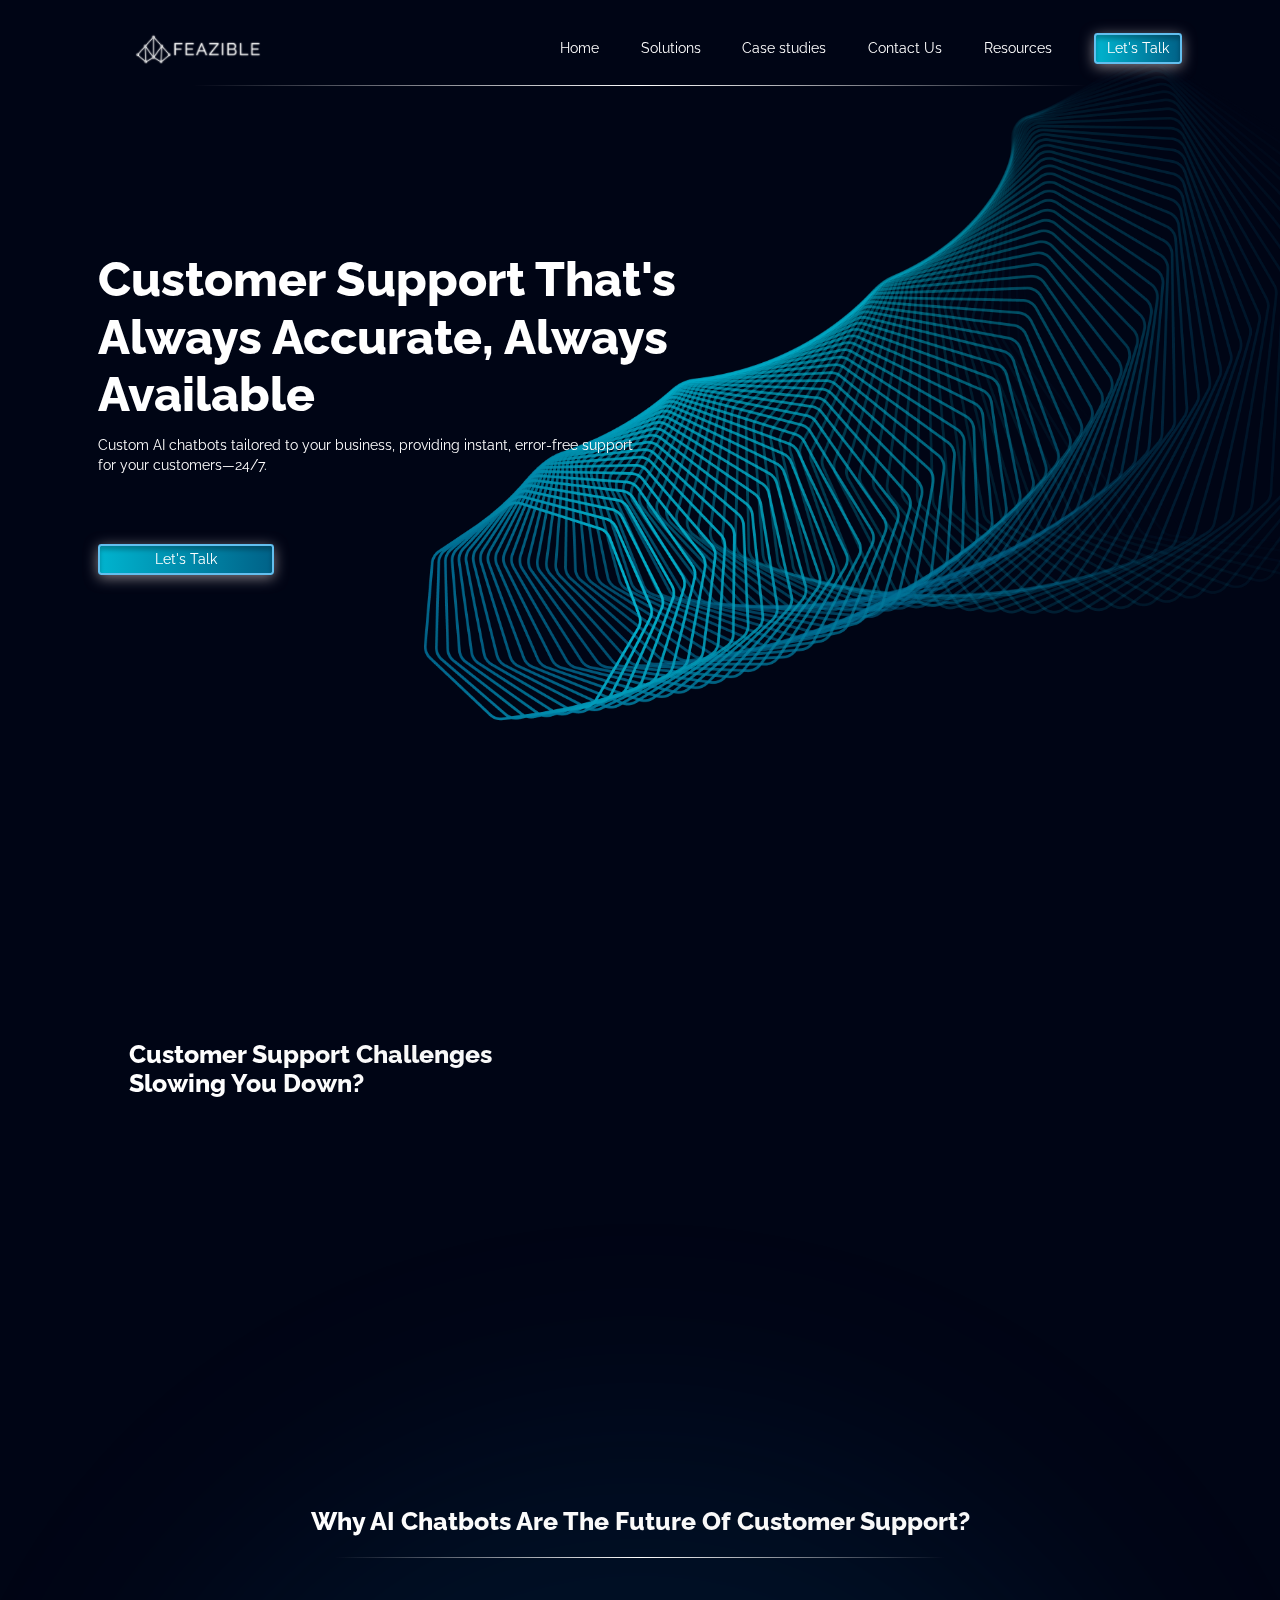
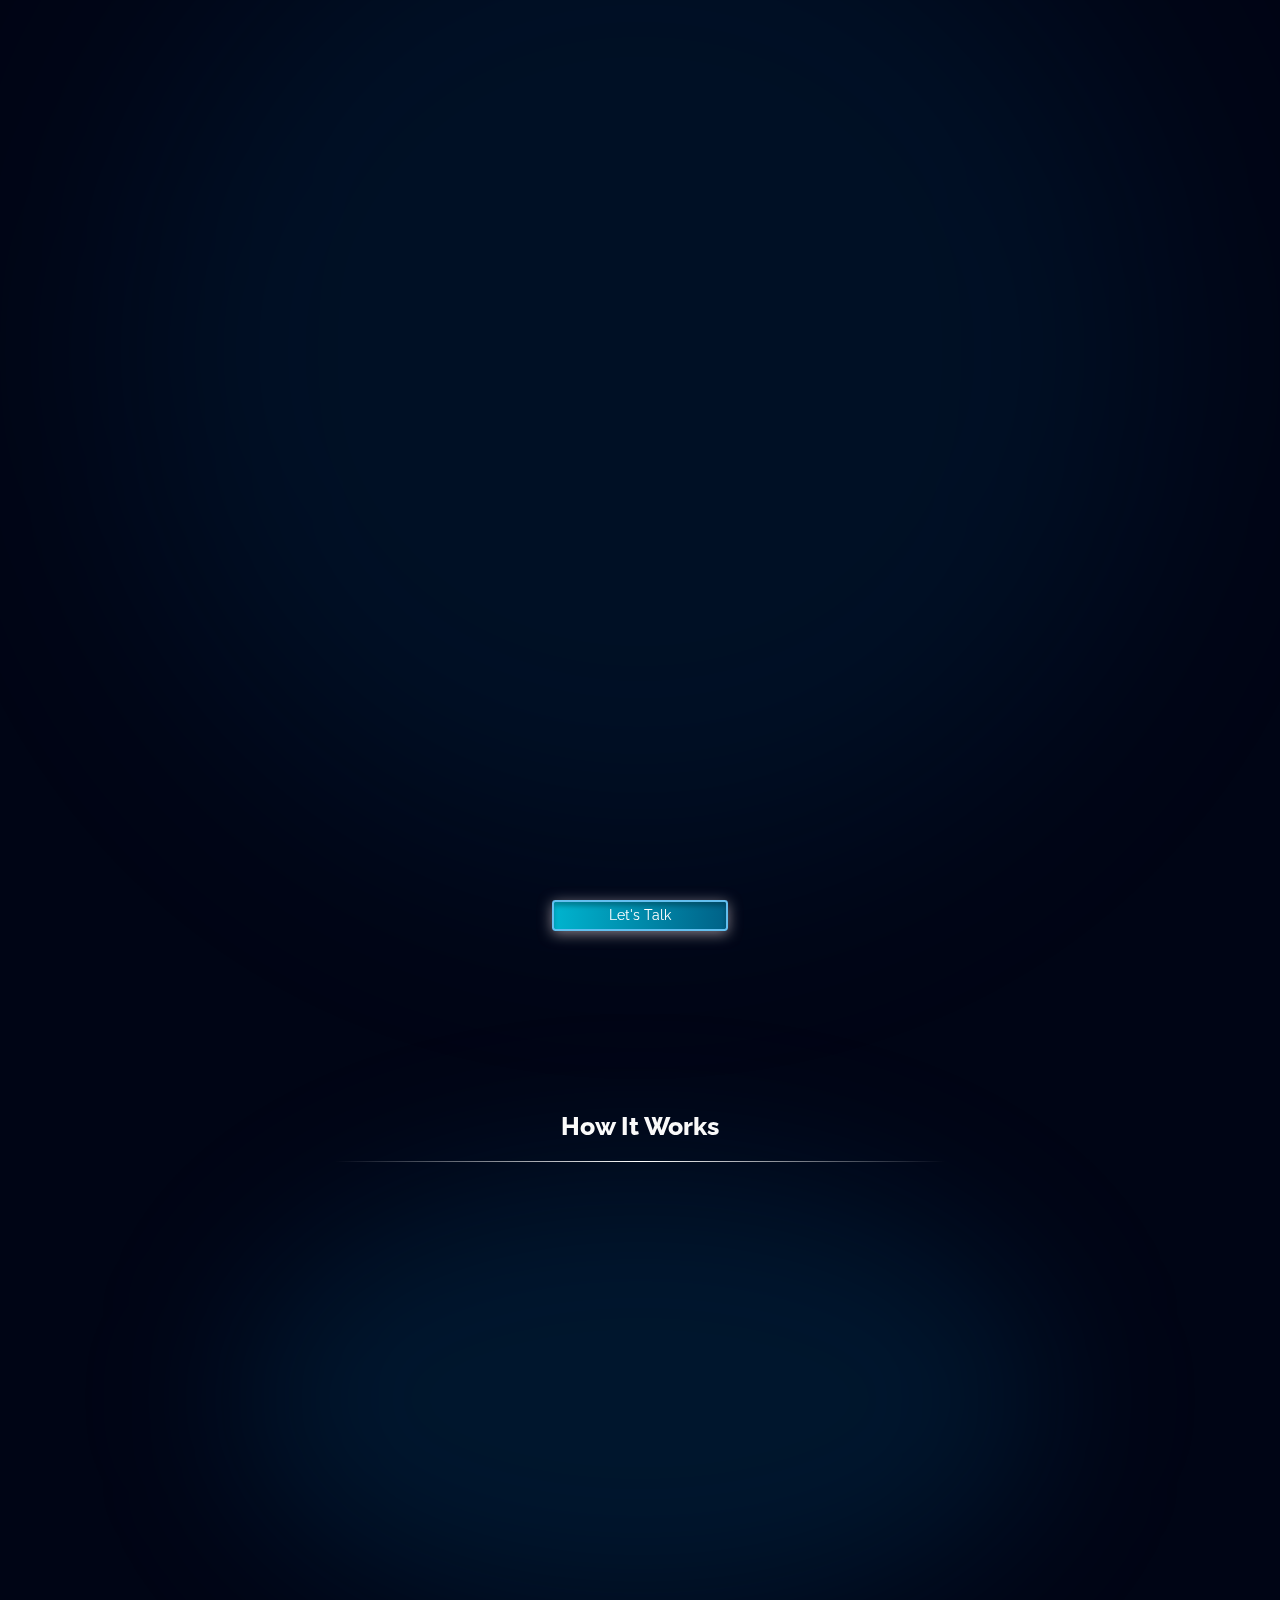
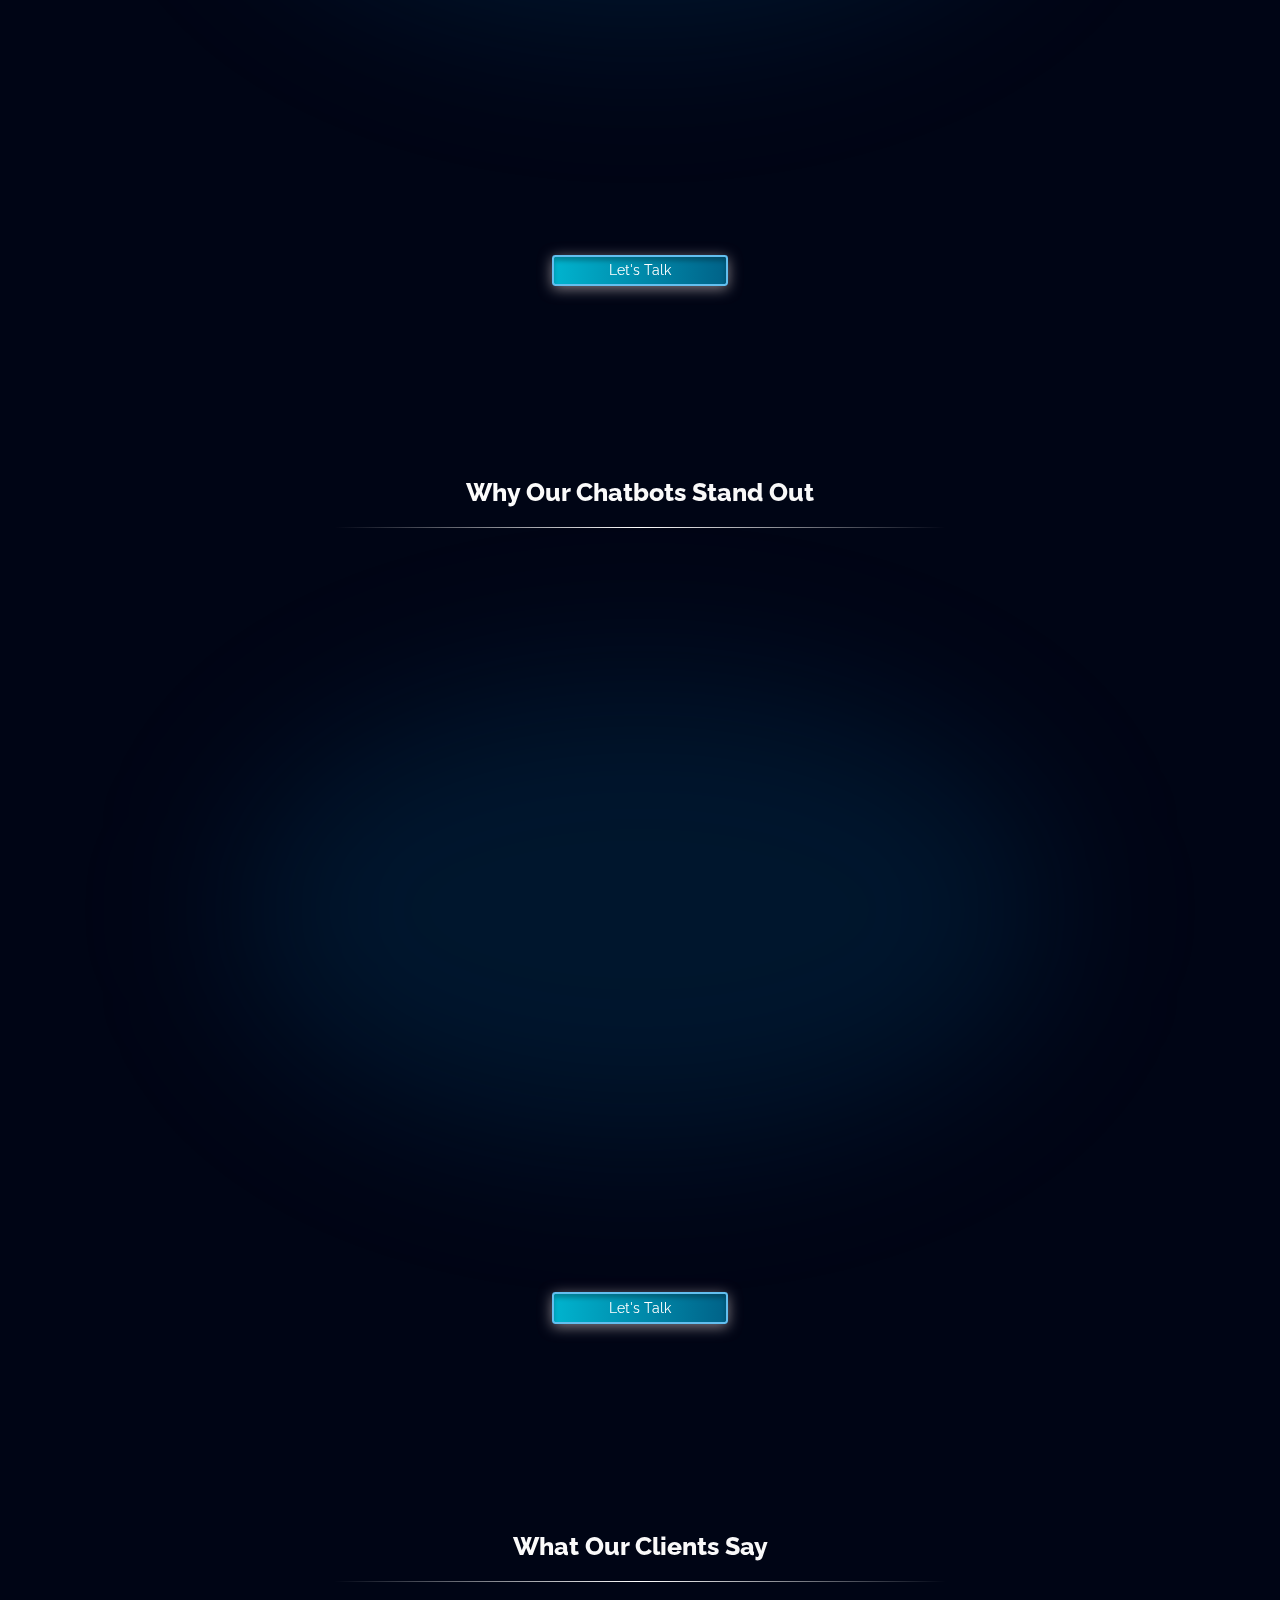
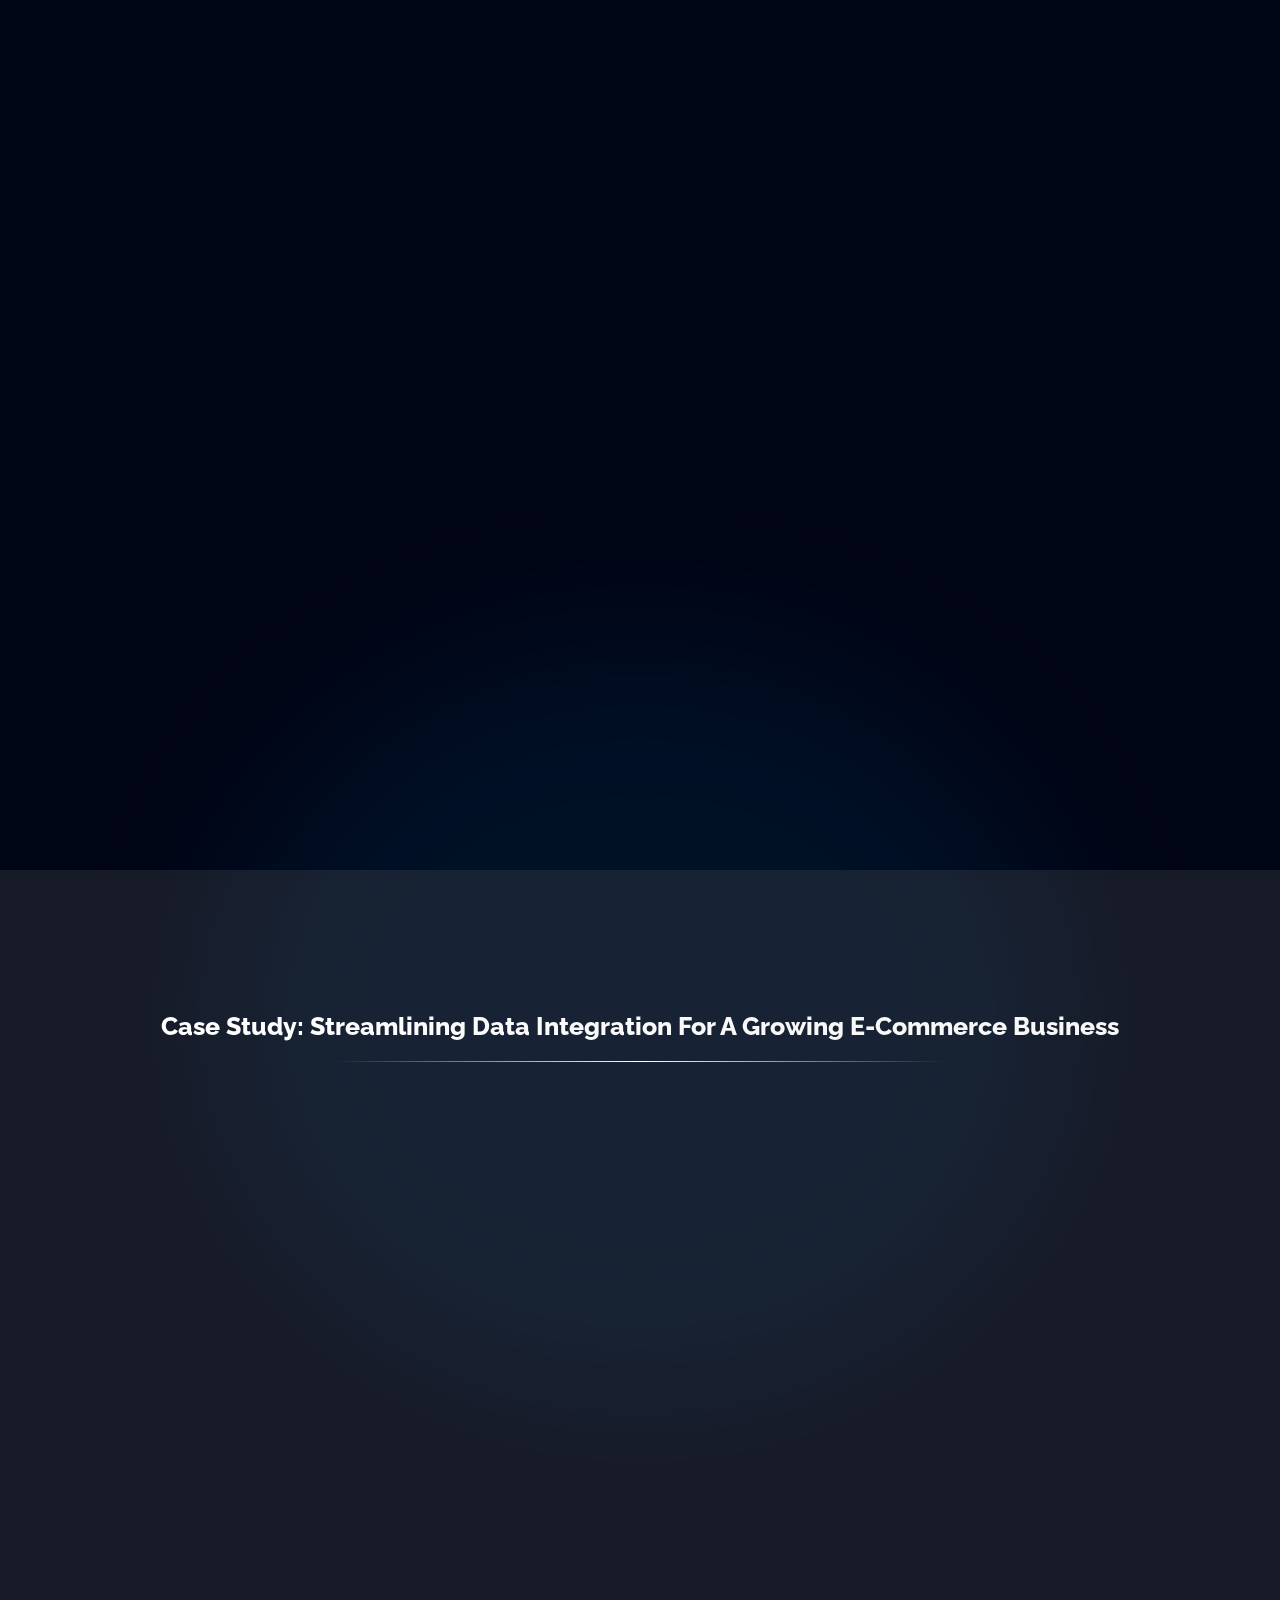
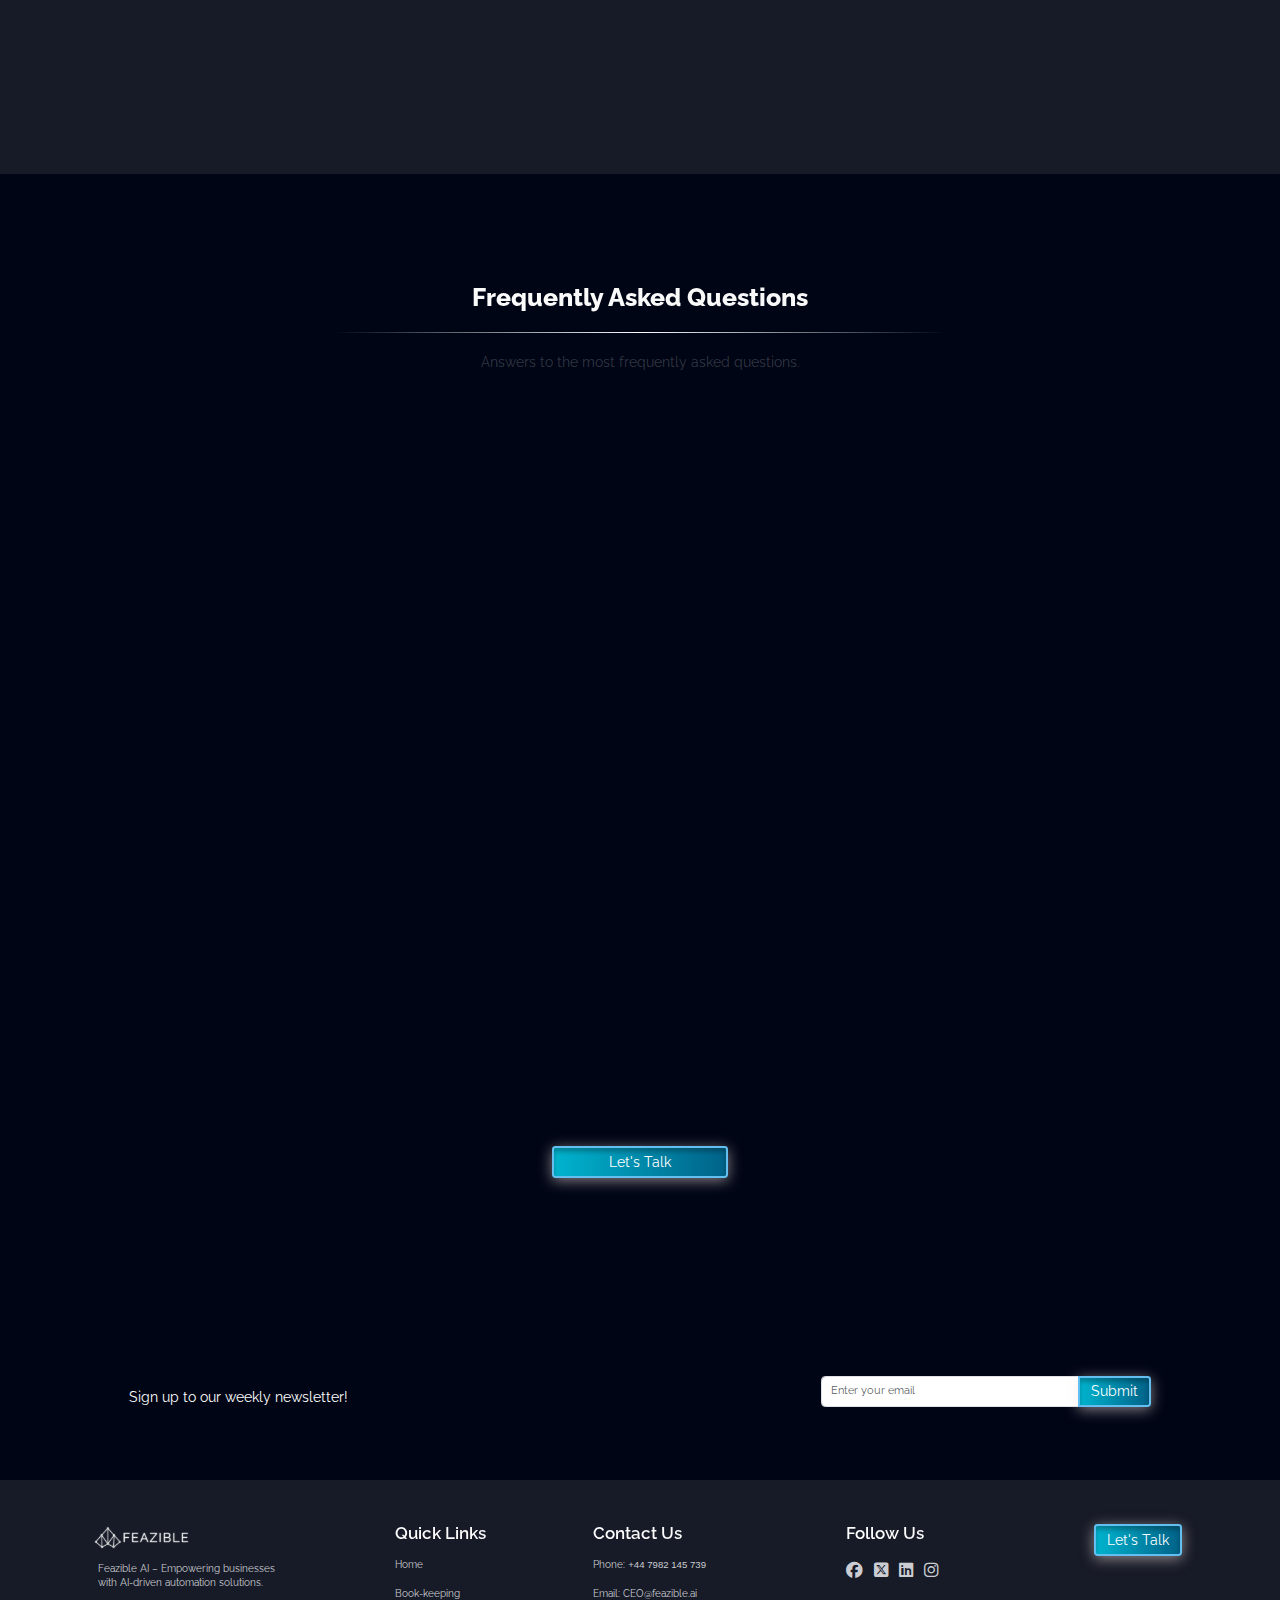
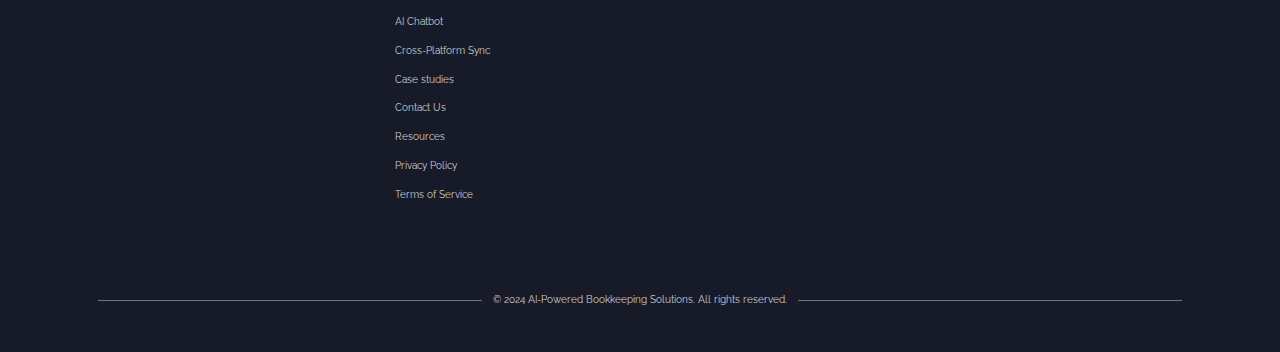
<file: chatbot.html>
<!DOCTYPE html>
<html lang="en">
<head>
    <meta charset="UTF-8">
    <meta name="viewport" content="width=device-width, initial-scale=1.0">
    <link rel="icon" href="favicon.ico" type="image/x-icon">
    <link rel="shortcut icon" href="favicon.ico" type="image/x-icon">
    <title>Feazible AI - Home</title>

    <!-- .......... stylesheets .......... -->
    <link rel="stylesheet" href="assets/css/bootstrap.min.css">
    <link rel="stylesheet" href="assets/css/owl.carousel.min.css">
    <link rel="stylesheet" href="assets/css/style.css">
    <link rel="stylesheet" href="assets/css/aos.css">
    <link rel="stylesheet" href="assets/css/fontawesome.min.css">
    <link href="https://fonts.googleapis.com/css2?family=Raleway:wght@100;300;400;500;700;900&display=swap" rel="stylesheet">
    <script>
        !function(f,b,e,v,n,t,s)
        {if(f.fbq)return;n=f.fbq=function(){n.callMethod?
        n.callMethod.apply(n,arguments):n.queue.push(arguments)};
        if(!f._fbq)f._fbq=n;n.push=n;n.loaded=!0;n.version='2.0';
        n.queue=[];t=b.createElement(e);t.async=!0;
        t.src=v;s=b.getElementsByTagName(e)[0];
        s.parentNode.insertBefore(t,s)}(window,document,'script',
        'https://connect.facebook.net/en_US/fbevents.js');
        fbq('init', '1139660351019695'); 
        fbq('track', 'PageView');
    </script>
    <noscript>
         <img height="1" width="1" 
        src="https://www.facebook.com/tr?id=1139660351019695&ev=PageView
        &noscript=1"/>
    </noscript>
</head>
<body style="font-family: 'Raleway', sans-serif;">

    <!-- __________________ start header area  __________________ -->
    <header class="header fixed-top">
        
        <div class="container container_lg">
            <nav class="navbar navbar-expand-xl d-flex justify-content-between py-0">
                <a class="navbar-brand py-0" href="index.html">
                    <img style="width: 200px; transform: scale(5);" class="header_logo" src="assets/img/logonew.png" alt="feazible ai">
                </a>
                <div class="header_backDrop"></div>
                <div class="header_navContent" id="header_navContent">
                    <ul class="navbar-nav">
                        <li class="nav-item">
                            <a class="nav-link" href="index.html">Home</a>
                        </li>
                        <li class="nav-item dropdown">
                            <a class="nav-link" href="#" id="solutionsDropdown" role="button" data-bs-toggle="dropdown" aria-expanded="false">
                                Solutions
                            </a>
                            <ul class="dropdown-menu" aria-labelledby="solutionsDropdown">
                                <li><a class="dropdown-item" href="book-keeping.html">Book-keeping</a></li>
                                <li><a class="dropdown-item active" href="chatbot.html">AI Chatbot</a></li>
                                <li><a class="dropdown-item" href="data-sync.html">Cross-Platform Sync</a></li>
                            </ul>
                        </li>
                        <li class="nav-item">
                            <a class="nav-link" href="case-studies.html">Case studies</a>
                        </li>
                        <li class="nav-item">
                            <a class="nav-link" href="contact-us.html">Contact Us</a>
                        </li>
                        <li class="nav-item">
                            <a class="nav-link" href="resources.html">Resources</a>
                        </li>
                        <li class="nav-item">
                            <a class="btn btn_primary lets-talk-button" href="https://calendly.com/feazibleai">Let's talk</a>
                        </li>
                    </ul>
                </div>
                <button class="navbar-toggler menu_toggleBtn" type="button">
                    <span></span>
                    <span></span>
                </button>
            </nav>
        </div>
    </header>
    <!-- __________________ end header area  __________________ -->

    <!-- __________________ start main area  __________________ -->
    <main class="main">

        <!-- ... start hero section ... -->
        <section class="hero_section2">
            <div class="container container_lg">
                <div class="row gy-4">
                    <div class="col-lg-7">
                        <div class="hero_content">
                            <h1 class="hero_title">Customer Support That's Always Accurate, Always Available</h1>
                            <p class="hero_desc" data-aos="fade-up">Custom AI chatbots tailored to your business, providing instant, error-free support <br class="sm_none"> for your customers—24/7.</p>
                            <div data-aos="fade-up" data-aos-delay="100">
                                <a class="btn btn_primary lets-talk-button" href="https://calendly.com/feazibleai">Let's talk</a>
                            </div>
                        </div>
                    </div>
                </div>
            </div>
        </section>
        <!-- ... end hero section ... -->

        <!-- ... start intro section ... -->
        <section class="intro_section">
            <div class="container">
                <div class="row gy-4 align-items-center justify-content-center justify-content-lg-between">
                    <div class="col-lg-6 order-2 order-lg-1">
                        <div class="intro_content">
                            <h2 class="section_title">Customer Support Challenges Slowing You Down?</h2>
                            <p class="section_desc" data-aos="fade-up">Customers expect instant, accurate responses—every time they reach out. But relying solely on human support can lead to delays, errors, and high staffing costs. Our custom AI chatbots are designed to learn your business inside and out, providing the same quality of support as your best team member, with zero mistakes and instant responses.</p>
                            <div data-aos="fade-up">
                                <a class="btn btn_primary lets-talk-button" href="https://calendly.com/feazibleai">Let's talk</a>
                            </div>
                        </div>
                    </div>
                    <div class="col-sm-8 col-md-7 col-lg-5 order-1 order-lg-2">
                        <div class="intro_imgBox2" data-aos="zoom-in">
                            <img class="img-fluid w-100" src="assets/img/chatbot/ai-chat.webp" alt="intro" loading="lazy">
                        </div>
                    </div>
                </div>
            </div>
        </section>
        <!-- ... end intro section ... -->

        <!-- ... start why ai chatbot. section ... -->
        <section class="wac_section">
            <div class="container">
                <div class="wac_content">
                    <h2 class="section_title title_underline">Why AI Chatbots Are the Future of Customer Support?</h2>
                    
                    <div class="wac_items">
                        <div class="wac_item">
                            <div class="wac_itemBox" data-aos="fade-left" data-aos-delay="100">
                                <div class="wac_itemIconBox">
                                    <div class="wac_itemIcon">
                                        <img src="assets/img/chatbot/icon-targeting.webp" alt="targeting">
                                    </div>
                                </div>
                                <div class="wac_itemContent">
                                    <div class="wac_itemNum">01</div>
                                    <h3 class="wac_itemTitle">Accuracy Without Human Error</h3>
                                    <p class="wac_itemDesc">Our AI chatbots learn to provide support just like a human would—but without the mistakes. By training the chatbot on your specific industry language, product details, and common questions, it delivers accurate answers every time, ensuring a consistent customer experience.</p>
                                </div>
                            </div>
                        </div>
                        <div class="wac_item">
                            <div class="wac_itemBox" data-aos="fade-right" data-aos-delay="200">
                                <div class="wac_itemIconBox">
                                    <div class="wac_itemIcon">
                                        <img src="assets/img/chatbot/icon-integration.webp" alt="integration">
                                    </div>
                                </div>
                                <div class="wac_itemContent">
                                    <div class="wac_itemNum">02</div>
                                    <h3 class="wac_itemTitle">Integration with Your Systems</h3>
                                    <p class="wac_itemDesc">Our chatbots integrate directly with your CRM, helpdesk, or any internal databases, allowing it to access real-time information. Whether it’s pulling up a customer's order history or accessing specific product details, the AI ensures your customers get precise answers instantly.</p>
                                </div>
                            </div>
                        </div>
                        <div class="wac_item">
                            <div class="wac_itemBox" data-aos="fade-left" data-aos-delay="300">
                                <div class="wac_itemIconBox">
                                    <div class="wac_itemIcon">
                                        <img src="assets/img/chatbot/icon-encryption.webp" alt="encryption">
                                    </div>
                                </div>
                                <div class="wac_itemContent">
                                    <div class="wac_itemNum">03</div>
                                    <h3 class="wac_itemTitle">Data Privacy and Security</h3>
                                    <p class="wac_itemDesc">We know privacy is critical. Our AI runs on secure servers, and all customer data is encrypted during storage and transmission. We also set up multi-step verification processes to ensure customers are who they claim to be, using techniques like one-time passwords (OTP), security questions, or biometric authentication, based on your preferences.</p>
                                </div>
                            </div>
                        </div>
                        <div class="wac_item">
                            <div class="wac_itemBox" data-aos="fade-right" data-aos-delay="400">
                                <div class="wac_itemIconBox">
                                    <div class="wac_itemIcon">
                                        <img src="assets/img/chatbot/icon-24-hours.webp" alt="24-hours">
                                    </div>
                                </div>
                                <div class="wac_itemContent">
                                    <div class="wac_itemNum">04</div>
                                    <h3 class="wac_itemTitle">24/7 Availability</h3>
                                    <p class="wac_itemDesc">While human agents need breaks, our AI chatbot is available around the clock. It can handle inquiries at any hour, ensuring your customers are never left waiting—no matter the time zone.</p>
                                </div>
                            </div>
                        </div>
                        <div class="wac_item">
                            <div class="wac_itemBox" data-aos="fade-left" data-aos-delay="500">
                                <div class="wac_itemIconBox">
                                    <div class="wac_itemIcon">
                                        <img src="assets/img/chatbot/icon-idea.webp" alt="idea">
                                    </div>
                                </div>
                                <div class="wac_itemContent">
                                    <div class="wac_itemNum">05</div>
                                    <h3 class="wac_itemTitle">Cost-Effective Solution</h3>
                                    <p class="wac_itemDesc">Hiring and training human support agents is expensive, and turnover can add to the costs. A custom AI chatbot requires only an initial setup, drastically reducing ongoing expenses. It’s like having an unlimited number of support agents, without the payroll.</p>
                                </div>
                            </div>
                        </div>
                        <div class="wac_item">
                            <div class="wac_itemBox" data-aos="fade-right" data-aos-delay="600">
                                <div class="wac_itemIconBox">
                                    <div class="wac_itemIcon">
                                        <img src="assets/img/chatbot/icon-response.webp" alt="response">
                                    </div>
                                </div>
                                <div class="wac_itemContent">
                                    <div class="wac_itemNum">06</div>
                                    <h3 class="wac_itemTitle">Lightning-Fast Response Times</h3>
                                    <p class="wac_itemDesc">Where human agents might take minutes to respond, our chatbots reply in seconds, even during high traffic times. This means more satisfied customers and less frustration from long wait times.</p>
                                </div>
                            </div>
                        </div>
                    </div>

                    <div class="text-center">
                        <a class="btn btn_primary lets-talk-button" href="https://calendly.com/feazibleai">Let's talk</a>
                    </div>
                </div>
            </div>
        </section>
        <!-- ... end why ai chatbot. section ... -->

        <!-- ... start how it works section ... -->
        <section class="hiw_section">
            <div class="container">
                <div class="hiw_content">
                    <h2 class="section_title title_underline">how it works</h2>
                    <div class="row hiw_list">
                        <div class="col-lg-4" data-aos="fade-up" data-aos-delay="200">
                            <div class="hiw_item">
                                <h3 class="hiw_title">Understand & Analyze</h3>
                                <p class="hiw_desc">
                                    We start by understanding your unique bookkeeping challenges and reviewing the applications you currently use. <br><br>
                                    From there, we map out the data flow between your systems, ensuring no detail is overlooked.
                                </p>
                                <div class="hiw_itemNum">
                                    <span>01</span>
                                </div>
                            </div>
                        </div>
                        <div class="col-lg-4" data-aos="fade-up" data-aos-delay="0">
                            <div class="hiw_item">
                                <h3 class="hiw_title">Build & Train</h3>
                                <p class="hiw_desc">
                                    We create custom code that integrates all your applications, using advanced techniques like Retrieval-Augmented Generation (RAG), vector embeddings, and API integration. <br><br>
                                    With these methods, we teach the AI to understand your specific needs, ensuring it formats and processes data exactly the way you want.<br><br>
                                    Your data remains secure throughout, hosted on encrypted servers to protect sensitive information.
                                </p>
                                <div class="hiw_itemNum">
                                    <span>02</span>
                                </div>
                            </div>
                        </div>
                        <div class="col-lg-4" data-aos="fade-up" data-aos-delay="200">
                            <div class="hiw_item">
                                <h3 class="hiw_title">Deploy & Integrate</h3>
                                <p class="hiw_desc">
                                    Once trained, we integrate the AI with your system, either directly into your existing software or through a user-friendly interface we provide. <br><br>
                                    Choose to let us manage the back end, or use your own site to access and upload files—it's completely up to you.
                                </p>
                                <div class="hiw_itemNum">
                                    <span>03</span>
                                </div>
                            </div>
                        </div>
                    </div>

                    <div class="text-center">
                        <a class="btn btn_primary lets-talk-button" href="https://calendly.com/feazibleai">Let's talk</a>
                    </div>
                </div>
            </div>
        </section>
        <!-- ... end how it works section ... -->

        <!-- ... start Why Our Chatbots Stand Out section ... -->
        <section class="woc_section">
            <div class="container">
                <div class="woc_content">
                    <h2 class="section_title title_underline">Why Our Chatbots Stand Out</h2>
                    
                    <div class="woc_items">
                        <div class="woc_item">
                            <div class="woc_itemBox" data-aos="fade-left" data-aos-delay="100">
                                <div class="woc_itemContent">
                                    <h3 class="woc_itemTitle">Human-Like Conversations</h3>
                                    <p class="woc_itemDesc">Our AI understands context, making conversations feel natural and engaging, rather than robotic</p>
                                </div>
                            </div>
                        </div>
                        <div class="woc_item">
                            <div class="woc_itemBox" data-aos="fade-right" data-aos-delay="200">
                                <div class="woc_itemContent">
                                    <h3 class="woc_itemTitle">Multi-Channel Support</h3>
                                    <p class="woc_itemDesc">Deploy your chatbot on your website, mobile app, social media, or messaging platforms, ensuring customers can reach you wherever they are.</p>
                                </div>
                            </div>
                        </div>
                        <div class="woc_item">
                            <div class="woc_itemBox" data-aos="fade-left" data-aos-delay="300">
                                <div class="woc_itemContent">
                                    <h3 class="woc_itemTitle">Advanced Security Protocols</h3>
                                    <p class="woc_itemDesc">From two-factor authentication to encrypted data storage, we ensure that every customer interaction is secure</p>
                                </div>
                            </div>
                        </div>
                        <div class="woc_item">
                            <div class="woc_itemBox" data-aos="fade-right" data-aos-delay="400">
                                <div class="woc_itemContent">
                                    <h3 class="woc_itemTitle">Real-Time Data Access</h3>
                                    <p class="woc_itemDesc">Pulls up-to-date customer information instantly from your internal systems, so responses are always accurate.</p>
                                </div>
                            </div>
                        </div>
                        <div class="woc_item">
                            <div class="woc_itemBox" data-aos="fade-left" data-aos-delay="500">
                                <div class="woc_itemContent">
                                    <h3 class="woc_itemTitle">Continuous Learning</h3>
                                    <p class="woc_itemDesc">The chatbot evolves over time, learning from interactions to improve its responses and provide even better support.</p>
                                </div>
                            </div>
                        </div>
                        <div class="woc_item">
                            <div class="woc_itemBox" data-aos="fade-right" data-aos-delay="600">
                                <div class="woc_itemContent">
                                    <h3 class="woc_itemTitle">Scalable Solutions</h3>
                                    <p class="woc_itemDesc">Whether you need support for a small team or a large enterprise, our AI adapts to your needs and scales effortlessly as your business grows.</p>
                                </div>
                            </div>
                        </div>
                    </div>

                    <div class="text-center">
                        <a class="btn btn_primary lets-talk-button" href="https://calendly.com/feazibleai">Let's talk</a>
                    </div>
                </div>
            </div>
        </section>
        <!-- ... end Why Our Chatbots Stand Out section ... -->

        <!-- ... start What Our Clients Say section ... -->
        <section class="feedback_section">
            <div class="container">
                <div class="feedback_content">
                    <h2 class="section_title title_underline">What Our Clients Say</h2>
                    
                    <div class="feedback_sliderBox" data-aos="fade-in">
                        <div class="feedback_slider owl-carousel">
                            <div class="feedback_item">
                                <div class="feedback_clientImgBox">
                                    <img class="feedback_clientImg" src="assets/img/reviews/1.jpg" alt="photo" loading="lazy">
                                </div>
                                <div class="feedback_clientInfo">Digital Marketing Agency Owner</div>
                                <div class="feedback_message">
                                    With this solution, syncing customer data between HubSpot and Salesforce became effortless. We no longer have mismatched records.
                                </div>
                            </div>
                            <div class="feedback_item">
                                <div class="feedback_clientImgBox">
                                    <img class="feedback_clientImg" src="assets/img/reviews/2.jpg" alt="photo" loading="lazy">
                                </div>
                                <div class="feedback_clientInfo">E-Commerce Business Owner</div>
                                <div class="feedback_message">
                                    We struggled with pulling sales data from Shopify into our custom CRM. Their AI solution cleaned up the process, saving us from constant data discrepancies.
                                </div>
                            </div>
                            <div class="feedback_item">
                                <div class="feedback_clientImgBox">
                                    <img class="feedback_clientImg" src="assets/img/reviews/3.jpg" alt="photo" loading="lazy">
                                </div>
                                <div class="feedback_clientInfo">SaaS Company Founder</div>
                                <div class="feedback_message">
                                    Tracking transactions from multiple payment gateways was a mess. Now, PayPal, Stripe, and bank transfers are all aligned perfectly in our accounting software.
                                </div>
                            </div>
                            <div class="feedback_item">
                                <div class="feedback_clientImgBox">
                                    <img class="feedback_clientImg" src="assets/img/reviews/4.jpg" alt="photo" loading="lazy">
                                </div>
                                <div class="feedback_clientInfo">Retail Chain Manager</div>
                                <div class="feedback_message">
                                    Before, our analytics from Google Analytics and sales reports from Magento didn’t match up. Now, we get a single, accurate view of all our data.
                                </div>
                            </div>
                            <div class="feedback_item">
                                <div class="feedback_clientImgBox">
                                    <img class="feedback_clientImg" src="assets/img/reviews/5.jpg" alt="photo" loading="lazy">
                                </div>
                                <div class="feedback_clientInfo">E-Commerce Store Owner</div>
                                <div class="feedback_message">
                                    Our AI solution made syncing data from Shopify and Stripe into QuickBooks simple. We no longer worry about misaligned invoices or missing transactions—it just works.
                                </div>
                            </div>
                            <div class="feedback_item">
                                <div class="feedback_clientImgBox">
                                    <img class="feedback_clientImg" src="assets/img/reviews/6.jpg" alt="photo" loading="lazy">
                                </div>
                                <div class="feedback_clientInfo">Restaurant Chain Manager</div>
                                <div class="feedback_message">
                                    Integrating our in-house POS system with Xero was a challenge until we found this solution. Now, our data flows smoothly, and it’s easy to track sales from each of our locations.
                                </div>
                            </div>
                            <div class="feedback_item">
                                <div class="feedback_clientImgBox">
                                    <img class="feedback_clientImg" src="assets/img/reviews/7.jpg" alt="photo" loading="lazy">
                                </div>
                                <div class="feedback_clientInfo">Freelance Consultant</div>
                                <div class="feedback_message">
                                    We struggled with managing invoices from FreshBooks into our centralized bookkeeping system. The custom AI integration has been a game-changer, automating tasks that used to take hours.
                                </div>
                            </div>
                            <div class="feedback_item">
                                <div class="feedback_clientImgBox">
                                    <img class="feedback_clientImg" src="assets/img/reviews/8.jpg" alt="photo" loading="lazy">
                                </div>
                                <div class="feedback_clientInfo">Construction Business Owner</div>
                                <div class="feedback_message">
                                    As a construction company using multiple apps for project billing, syncing everything into Zoho Books was a headache. Their AI solution simplified it all, saving us so much time.
                                </div>
                            </div>
                            <div class="feedback_item">
                                <div class="feedback_clientImgBox">
                                    <img class="feedback_clientImg" src="assets/img/reviews/9.jpg" alt="photo" loading="lazy">
                                </div>
                                <div class="feedback_clientInfo">SaaS Founder</div>
                                <div class="feedback_message">
                                    Our subscription service relies on accurate records between PayPal and QuickBooks. The AI integration keeps everything aligned, now our recurring payments are always recorded properly.
                                </div>
                            </div>
                            <div class="feedback_item">
                                <div class="feedback_clientImgBox">
                                    <img class="feedback_clientImg" src="assets/img/reviews/10.jpg" alt="photo" loading="lazy">
                                </div>
                                <div class="feedback_clientInfo">Boutique Retailer</div>
                                <div class="feedback_message">
                                    We use a custom CRM alongside Square for our transactions, and keeping everything consistent in our accounting software was a nightmare. Their AI solution made it much easier, automating everything in real-time.
                                </div>
                            </div>
                        </div>
                        <div class="feedback_sliderControl">
                            <button class="btn btn_prev"><i class="fa-solid fa-chevron-left"></i></button>
                            <div class="px-2">
                                <span class="current_number">01</span>
                                <span class="total_number">/ 10</span>
                            </div>
                            <button class="btn btn_next"><i class="fa-solid fa-chevron-right"></i></button>
                        </div>
                    </div>
                </div>
            </div>
        </section>
        <!-- ... end What Our Clients Say section ... -->

        <!-- ... start Case Study section ... -->
        <section class="caseStudy_section">
            <div class="container">
                <div class="caseStudy_content">
                    <h2 class="section_title title_underline">Case Study: Streamlining Data Integration for a Growing E-Commerce Business</h2>
                    <div class="row g-4 g-xl-5">
                        <div class="col-md-6" data-aos="fade-left">
                            <div class="mb-5">
                                <h3 class="caseStudy_title border_left">Client Background</h3>
                                <p class="caseStudy_desc">A financial services firm needed a better way to manage customer inquiries, which ranged from basic account questions to detailed explanations about loans and investments</p>
                            </div>
                            <div>
                                <h3 class="caseStudy_title border_left">The Problem</h3>
                                <div class="caseStudy_desc">
                                    <ul>
                                        <li>
                                            Inconsistent Answers: Their previous chatbot often gave incorrect responses, struggling with industry-specific terms.
                                        </li>
                                        <li>
                                            Complex Questions: Many customer queries were detailed, like “What are the benefits of early loan repayment?” that the chatbot couldn't handle.
                                        </li>
                                        <li>
                                            Integration Issues: Customer data was spread across different systems, making it difficult for the bot to provide accurate, personalized answers.
                                        </li>
                                        <li>
                                            High Support Costs: Human agents were overwhelmed, leading to long wait times and high staffing costs.
                                        </li>
                                    </ul>
                                </div>
                            </div>
                        </div>
                        <div class="col-md-6" data-aos="fade-left" data-aos-delay="50">
                            <div class="mb-5">
                                <h3 class="caseStudy_title border_left">Our Solution</h3>
                                <p class="caseStudy_desc">We created a custom AI chatbot that:</p>
                                <div class="caseStudy_desc">
                                    <ul>
                                        <li>
                                            Learned Industry-Specific Knowledge: The AI was trained to understand the firm’s terminology, providing accurate answers every time.
                                        </li>
                                        <li>
                                            Handled Complex Queries: Advanced AI techniques enabled the bot to answer detailed questions and seamlessly escalate issues to human agents when necessary.
                                        </li>
                                        <li>
                                            Integrated with Internal Systems: The chatbot accessed real-time customer data, delivering accurate, personalized responses without manual lookups.
                                        </li>
                                        <li>
                                            Enhanced Security: We implemented data encryption and multi-step verification to ensure privacy.
                                        </li>
                                    </ul>
                                </div>
                            </div>
                            <div>
                                <h3 class="caseStudy_title border_left">Results</h3>
                                <div class="caseStudy_desc">
                                    <ul>
                                        <li>
                                            Improved Customer Satisfaction: Instant, accurate responses led to happier clients.
                                        </li>
                                        <li>
                                            Reduced Workload: The AI handled 80% of routine inquiries, freeing up human agents for complex cases.
                                        </li>
                                        <li>
                                            Cost Savings: The firm cut down on overtime and staffing needs while providing 24/7 support.
                                        </li>
                                    </ul>
                                </div>
                            </div>
                        </div>
                    </div>
                </div>
            </div>
        </section>
        <!-- ... end Case Study section ... -->

        <!-- ... start faq section ... -->
        <section class="faq_section">
            <div class="container">
                <div class="faq_content">
                    <h2 class="section_title title_underline">Frequently Asked Questions</h2>
                    <p class="section_subtitle">Answers to the most frequently asked questions.</p>
                    

                    <div class="accordion accordion-flush" id="accordionFaq" data-aos="fade-in">
                        <div class="accordion-item">
                            <h3 class="accordion-header">
                                <button class="accordion-button collapsed" type="button" data-bs-toggle="collapse"
                                    data-bs-target="#faq-collapse_1" aria-expanded="false" aria-controls="faq-collapse_1">
                                    How does the chatbot understand my industry?
                                </button>
                            </h3>
                            <div id="faq-collapse_1" class="accordion-collapse collapse" data-bs-parent="#accordionFaq">
                                <div class="accordion-body">
                                    <p>Lorem ipsum dolor sit amet consectetur, adipisicing elit. Placeat ipsa alias quia libero, exercitationem excepturi! In voluptatem amet saepe quia consectetur ex voluptatibus doloremque ab veritatis nemo, architecto distinctio accusamus!</p>
                                </div>
                            </div>
                        </div>
                        <div class="accordion-item">
                            <h3 class="accordion-header">
                                <button class="accordion-button collapsed" type="button" data-bs-toggle="collapse"
                                    data-bs-target="#faq-collapse_2" aria-expanded="false" aria-controls="faq-collapse_2">
                                    How do you keep customer data safe?"
                                </button>
                            </h3>
                            <div id="faq-collapse_2" class="accordion-collapse collapse" data-bs-parent="#accordionFaq">
                                <div class="accordion-body">
                                    <p>Lorem ipsum dolor sit amet consectetur, adipisicing elit. Placeat ipsa alias quia libero, exercitationem excepturi! In voluptatem amet saepe quia consectetur ex voluptatibus doloremque ab veritatis nemo, architecto distinctio accusamus!</p>
                                </div>
                            </div>
                        </div>
                        <div class="accordion-item">
                            <h3 class="accordion-header">
                                <button class="accordion-button collapsed" type="button" data-bs-toggle="collapse"
                                    data-bs-target="#faq-collapse_3" aria-expanded="false" aria-controls="faq-collapse_3">
                                    Can the chatbot handle complex queries?
                                </button>
                            </h2>
                            <div id="faq-collapse_3" class="accordion-collapse collapse" data-bs-parent="#accordionFaq">
                                <div class="accordion-body">
                                    <p>Lorem ipsum dolor sit amet consectetur, adipisicing elit. Placeat ipsa alias quia libero, exercitationem excepturi! In voluptatem amet saepe quia consectetur ex voluptatibus doloremque ab veritatis nemo, architecto distinctio accusamus!</p>
                                </div>
                            </div>
                        </div>
                        <div class="accordion-item">
                            <h3 class="accordion-header">
                                <button class="accordion-button collapsed" type="button" data-bs-toggle="collapse"
                                    data-bs-target="#faq-collapse_4" aria-expanded="false" aria-controls="faq-collapse_4">
                                    Do I need technical skills to use this?
                                </button>
                            </h2>
                            <div id="faq-collapse_4" class="accordion-collapse collapse" data-bs-parent="#accordionFaq">
                                <div class="accordion-body">
                                    <p>Lorem ipsum dolor sit amet consectetur, adipisicing elit. Placeat ipsa alias quia libero, exercitationem excepturi! In voluptatem amet saepe quia consectetur ex voluptatibus doloremque ab veritatis nemo, architecto distinctio accusamus!</p>
                                </div>
                            </div>
                        </div>
                        <div class="accordion-item">
                            <h3 class="accordion-header">
                                <button class="accordion-button collapsed" type="button" data-bs-toggle="collapse"
                                    data-bs-target="#faq-collapse_5" aria-expanded="false" aria-controls="faq-collapse_5">
                                    Where is chat data stored?
                                </button>
                            </h2>
                            <div id="faq-collapse_5" class="accordion-collapse collapse" data-bs-parent="#accordionFaq">
                                <div class="accordion-body">
                                    <p>Lorem ipsum dolor sit amet consectetur, adipisicing elit. Placeat ipsa alias quia libero, exercitationem excepturi! In voluptatem amet saepe quia consectetur ex voluptatibus doloremque ab veritatis nemo, architecto distinctio accusamus!</p>
                                </div>
                            </div>
                        </div>
                        <div class="accordion-item">
                            <h3 class="accordion-header">
                                <button class="accordion-button collapsed" type="button" data-bs-toggle="collapse"
                                    data-bs-target="#faq-collapse_6" aria-expanded="false" aria-controls="faq-collapse_6">
                                    Will this slow my website down?
                                </button>
                            </h2>
                            <div id="faq-collapse_6" class="accordion-collapse collapse" data-bs-parent="#accordionFaq">
                                <div class="accordion-body">
                                    <p>Lorem ipsum dolor sit amet consectetur, adipisicing elit. Placeat ipsa alias quia libero, exercitationem excepturi! In voluptatem amet saepe quia consectetur ex voluptatibus doloremque ab veritatis nemo, architecto distinctio accusamus!</p>
                                </div>
                            </div>
                        </div>
                        <div class="accordion-item">
                            <h3 class="accordion-header">
                                <button class="accordion-button collapsed" type="button" data-bs-toggle="collapse"
                                    data-bs-target="#faq-collapse_7" aria-expanded="false" aria-controls="faq-collapse_7">
                                    What happens if the chatbot can't answer a question?
                                </button>
                            </h2>
                            <div id="faq-collapse_7" class="accordion-collapse collapse" data-bs-parent="#accordionFaq">
                                <div class="accordion-body">
                                    <p>Lorem ipsum dolor sit amet consectetur, adipisicing elit. Placeat ipsa alias quia libero, exercitationem excepturi! In voluptatem amet saepe quia consectetur ex voluptatibus doloremque ab veritatis nemo, architecto distinctio accusamus!</p>
                                </div>
                            </div>
                        </div>
                        <div class="accordion-item">
                            <h3 class="accordion-header">
                                <button class="accordion-button collapsed" type="button" data-bs-toggle="collapse"
                                    data-bs-target="#faq-collapse_8" aria-expanded="false" aria-controls="faq-collapse_8">
                                    Can the chatbot understand industry-specific terms?
                                </button>
                            </h2>
                            <div id="faq-collapse_8" class="accordion-collapse collapse" data-bs-parent="#accordionFaq">
                                <div class="accordion-body">
                                    <p>Lorem ipsum dolor sit amet consectetur, adipisicing elit. Placeat ipsa alias quia libero, exercitationem excepturi! In voluptatem amet saepe quia consectetur ex voluptatibus doloremque ab veritatis nemo, architecto distinctio accusamus!</p>
                                </div>
                            </div>
                        </div>
                        <div class="accordion-item">
                            <h3 class="accordion-header">
                                <button class="accordion-button collapsed" type="button" data-bs-toggle="collapse"
                                    data-bs-target="#faq-collapse_9" aria-expanded="false" aria-controls="faq-collapse_9">
                                    Can the chatbot handle multiple languages?
                                </button>
                            </h2>
                            <div id="faq-collapse_9" class="accordion-collapse collapse" data-bs-parent="#accordionFaq">
                                <div class="accordion-body">
                                    <p>Lorem ipsum dolor sit amet consectetur, adipisicing elit. Placeat ipsa alias quia libero, exercitationem excepturi! In voluptatem amet saepe quia consectetur ex voluptatibus doloremque ab veritatis nemo, architecto distinctio accusamus!</p>
                                </div>
                            </div>
                        </div>
                        <div class="accordion-item">
                            <h3 class="accordion-header">
                                <button class="accordion-button collapsed" type="button" data-bs-toggle="collapse"
                                    data-bs-target="#faq-collapse_10" aria-expanded="false" aria-controls="faq-collapse_10">
                                    Can I customize the chatbot’s responses?
                                </button>
                            </h2>
                            <div id="faq-collapse_10" class="accordion-collapse collapse" data-bs-parent="#accordionFaq">
                                <div class="accordion-body">
                                    <p>Lorem ipsum dolor sit amet consectetur, adipisicing elit. Placeat ipsa alias quia libero, exercitationem excepturi! In voluptatem amet saepe quia consectetur ex voluptatibus doloremque ab veritatis nemo, architecto distinctio accusamus!</p>
                                </div>
                            </div>
                        </div>
                    </div>

                    <div class="text-center">
                        <a class="btn btn_primary lets-talk-button" href="https://calendly.com/feazibleai">Let's talk</a>
                    </div>
                </div>
            </div>
        </section>
        <!-- ... end faq section ... -->
        <section class="subscribe_section">
            <div class="container">
                <div class="row gy-3 align-items-center justify-content-between">
                    <div class="col-md-5">
                        <p class="fs_20 mb-0">
                            Sign up to our weekly newsletter!
                        </p>
                    </div>
                    <div class="col-md-5 col-lg-4">
                        <form id="contactForm" onsubmit="return sendEmail(event)">
                            <div class="input-group mb-3">
                                <input type="email" id="email" class="form-control" placeholder="Enter your email" aria-label="Enter your email" required>
                                <button class="btn btn_primary mw_max subscriberEmail submit-request-btn" type="submit">Submit</button>
                            </div>
                            <div id="successMessage" class="success-message">Thank you! Your subscription was successful.</div>
                            <div id="errorMessage" class="error-message">Failed to send your subscription. Please try again.</div>
                        </form>
                    </div>
                </div>
            </div>
        </section>

    </main>
    <!-- __________________ end main area  __________________ -->

    <!-- __________________ start footer area  __________________ -->
    <footer class="footer">
        <div class="container container_lg">
            <div class="footer_top">
                <div class="row g-4">
                    <div class="footer_col_1">
                        <div class="footer_colContent">
                            <a class="footer_brand d-inline-block" href="index.html">
                                <img style="margin-top: -66px; margin-left: -36px; margin-bottom: -66px" class="footer_logo" src="assets/img/logonew.png" alt="feazible ai">
                            </a>
                            <p class="fs_14 c_gray">Feazible AI – Empowering businesses with AI-driven automation solutions.</p>
                        </div>
                    </div>
                    <div class="col-sm-6 col-md-3 footer_col_2">
                        <div class="footer_colContent">
                            <h2 class="footer_colTitle">Quick Links</h2>
                            <ul class="footer_nav two-column-list">
                                <li class="footer_navItem">
                                    <a class="footer_navLink" href="index.html">Home</a>
                                </li>
                                <li class="footer_navItem">
                                    <a class="footer_navLink" href="book-keeping.html">Book-keeping</a>
                                </li>
                                <li class="footer_navItem">
                                    <a class="footer_navLink" href="chatbot.html">AI Chatbot</a>
                                </li>
                                <li class="footer_navItem">
                                    <a class="footer_navLink" href="data-sync.html">Cross-Platform Sync</a>
                                </li>
                                <li class="footer_navItem">
                                    <a class="footer_navLink" href="chatbot.html">Case studies</a>
                                </li>
                                <li class="footer_navItem">
                                    <a class="footer_navLink" href="contact-us.html">Contact Us</a>
                                </li>
                                <li class="footer_navItem">
                                    <a class="footer_navLink" href="resources.html">Resources</a>
                                </li>
                                <li class="footer_navItem">
                                    <a class="footer_navLink" href="privacy-policy.html">Privacy Policy</a>
                                </li>
                                <li class="footer_navItem">
                                    <a class="footer_navLink" href="terms-of-service.html">Terms of Service</a>
                                </li>
                            </ul>
                        </div>
                    </div>
                    
                    <div class="col-sm-6 col-md-3 footer_col_3">
                        <div class="footer_colContent">
                            <h2 class="footer_colTitle">Contact Us</h2>
                            <ul class="footer_nav">
                                <li class="footer_navItem">
                                    Phone: <a class="footer_navLink" href="tel:+447982145739" style="white-space: nowrap; font-family: Arial, sans-serif;">+44 7982 145 739</a>
                                </li>                                
                                
                                <li class="footer_navItem">
                                    Email: <a class="footer_navLink" href="mailto:info@aibookkeeping.com">CEO@feazible.ai</a>
                                </li>
                               
                            </ul>
                        </div>
                    </div>
                    <div class="col-sm-6 col-md-3 footer_col_4">
                        <div class="footer_colContent">
                            <h2 class="footer_colTitle">Follow Us</h2>
                            <ul class="footer_nav footer_social_nav">
                                <li class="footer_navItem">
                                    <a class="footer_navLink" href="https://www.facebook.com/share/1AqGZzyk4V/?mibextid=LQQJ4d" target="_blank"><i class="fa-brands fa-facebook"></i></a>
                                </li>
                                <li class="footer_navItem">
                                    <a class="footer_navLink" href="https://x.com/FeazibleAi" target="_blank"><i class="fa-brands fa-square-x-twitter"></i></a>
                                </li>
                                <li class="footer_navItem">
                                    <a class="footer_navLink" href="https://uk.linkedin.com/in/titas-j-ba8b1b122" target="_blank"><i class="fa-brands fa-linkedin"></i></a>
                                </li>
                                <li class="footer_navItem">
                                    <a class="footer_navLink" href="https://www.instagram.com/feazibleAI" target="_blank"><i class="fa-brands fa-instagram"></i></a>
                                </li>
                            </ul>
                        </div>
                    </div>
                    <div class="col-sm-6 col-md-3 footer_col_5">
                        <div class="footer_colContent text-center text-md-end">
                            <a class="btn btn_primary lets-talk-button" href="https://calendly.com/feazibleai">Let's talk</a>
                        </div>
                    </div>
                </div>
            </div>
            <div class="footer_bottom">
                <span>&copy; 2024 AI-Powered Bookkeeping Solutions. All rights reserved.</span>
            </div>
        </div>
    </footer>
    <!-- __________________ end footer area  __________________ -->

    <!-- .......... scripts .......... -->
    <script src="assets/js/jquery-3.7.1.min.js"></script>
    <script src="assets/js/bootstrap.bundle.min.js"></script>
    <script src="assets/js/owl.carousel.min.js"></script>
    <script src="assets/js/aos.js"></script>
    <script src="assets/js/script.js"></script>
    <script>
        // Add event listener to the "Let's Talk" button
        document.querySelectorAll('.lets-talk-button').forEach(function(button) {
            button.addEventListener('click', function() {
                // Fire the Facebook Pixel 'Lead' event
                fbq('track', 'Lead');
            });
        });
    </script>
    <script>
        // Add event listener to the "Let's Talk" button
        document.querySelectorAll('.subscriberEmail').forEach(function(button) {
            button.addEventListener('click', function() {
                // Fire the Facebook Pixel 'Lead' event
                fbq('track', 'CompleteRegistration');
            });
        });
    </script>

    <style>
        /* Initially hide the success and error messages */
        .success-message,
        .error-message {
            display: none; /* Hidden by default */
        }
    </style>

    <script type="text/javascript">
        // Initialize EmailJS with the updated method
        (function () {
            emailjs.init({
                publicKey: "tq6K0QAFF43gk_tc-" // Replace with your PUBLIC_KEY
            });
        })();

        // Function to handle email sending
        function sendEmail(event) {
            event.preventDefault();

            // Ensure messages are hidden initially after form submission starts
            document.getElementById('successMessage').style.display = 'none';
            document.getElementById('errorMessage').style.display = 'none';

            const templateParams = {
                from_email: document.getElementById('email').value, // Get email from input
            };

            emailjs.send('service_iakimaq', 'template_csm4qpi', templateParams) // Replace with your Service ID and Template ID
                .then(function (response) {
                    console.log('SUCCESS!', response.status, response.text);
                    document.getElementById('successMessage').style.display = 'block'; // Show success message
                    document.getElementById('contactForm').reset(); // Reset form
                })
                .catch(function (error) {
                    console.error('FAILED...', error);
                    document.getElementById('errorMessage').style.display = 'block'; // Show error message
                });

            return false;
        }
    </script>
    <script>
        // Add event listeners for each social media icon
        document.querySelector('.footer_social_nav').addEventListener('click', function(event) {
            if (event.target.closest('a[href*="facebook.com"]')) {
                fbq('trackCustom', 'Clicked Facebook');
            } else if (event.target.closest('a[href*="x.com"]')) {
                fbq('trackCustom', 'Clicked Twitter');
            } else if (event.target.closest('a[href*="linkedin.com"]')) {
                fbq('trackCustom', 'Clicked LinkedIn');
            } else if (event.target.closest('a[href*="instagram.com"]')) {
                fbq('trackCustom', 'Clicked Instagram');
            }
        });
    </script>
    
    <script>
        // Track the 'Search' event for the FAQ section
        let faqSearchTracked = false;
        document.querySelector('.faq_section').addEventListener('click', function() {
            if (!faqSearchTracked) {
                fbq('track', 'Search');
                faqSearchTracked = true;
            }
        });
    </script>
    
</body>
</html>
</file>
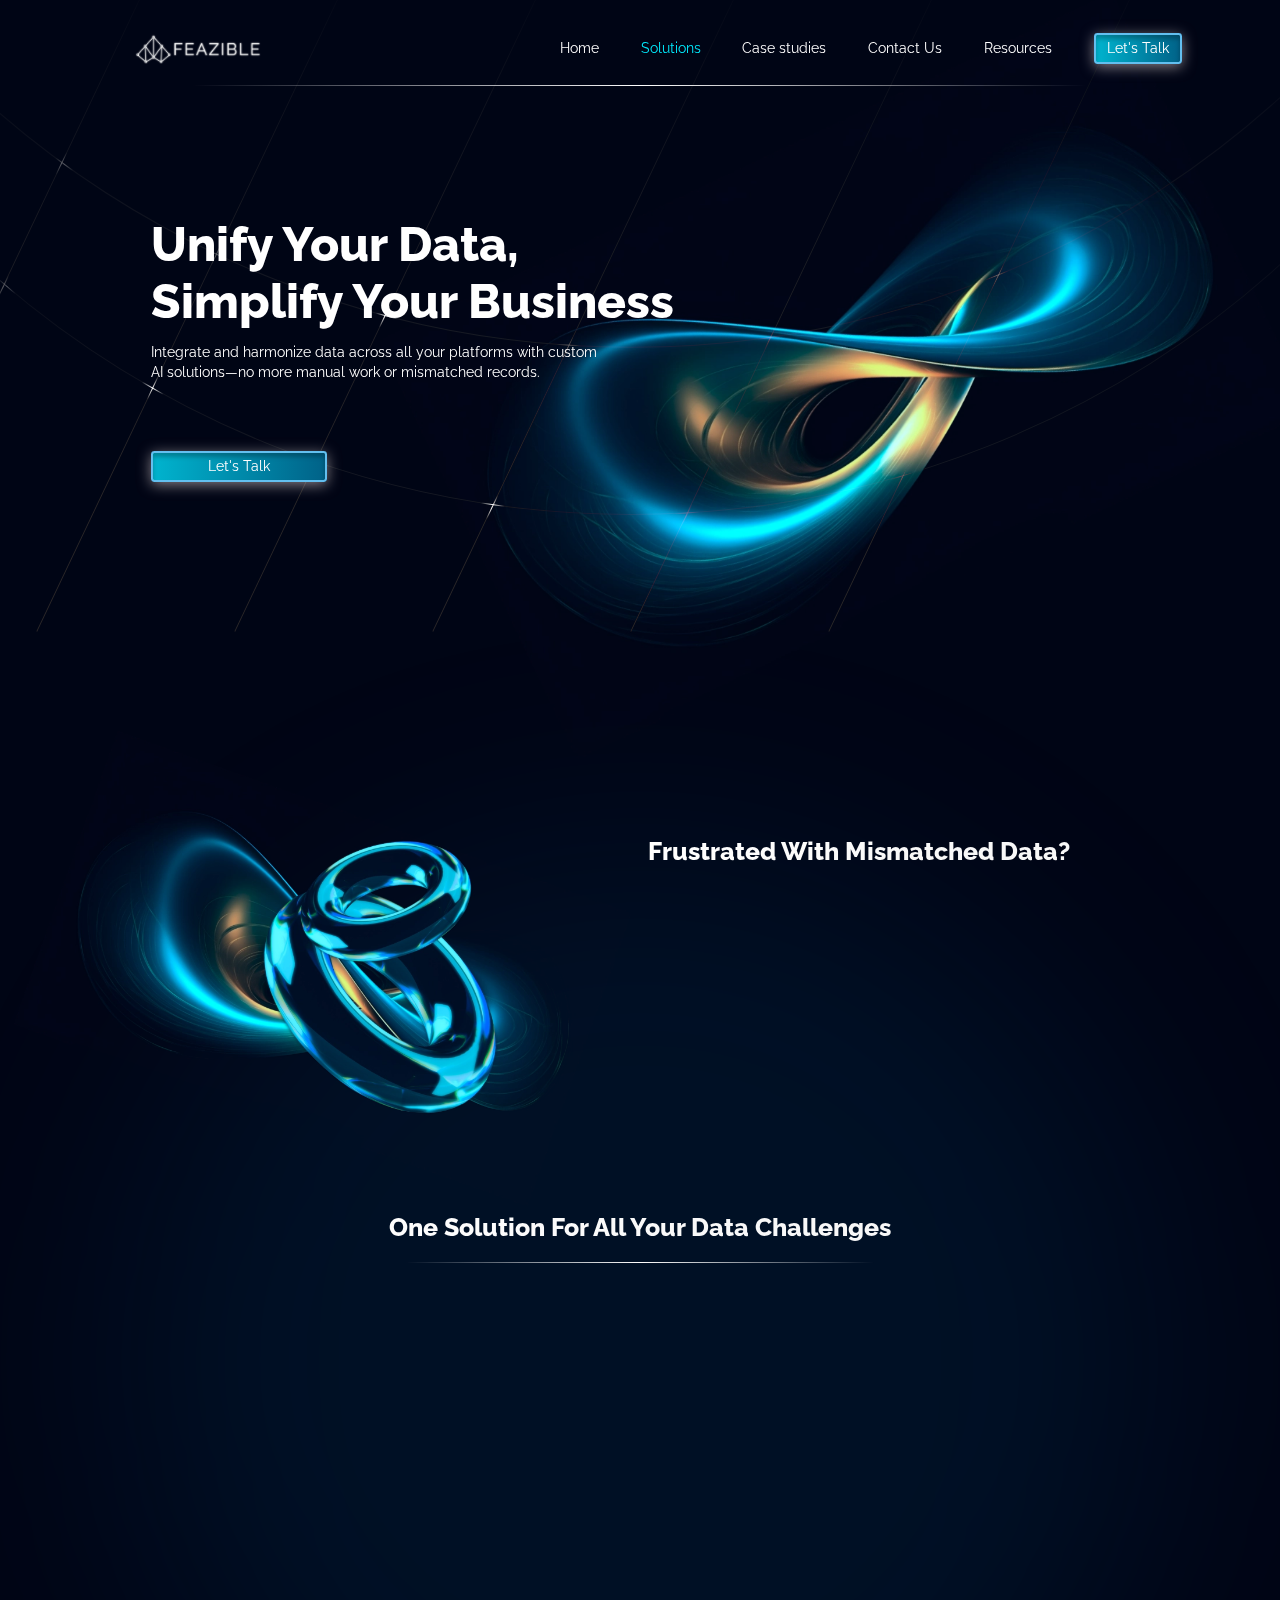
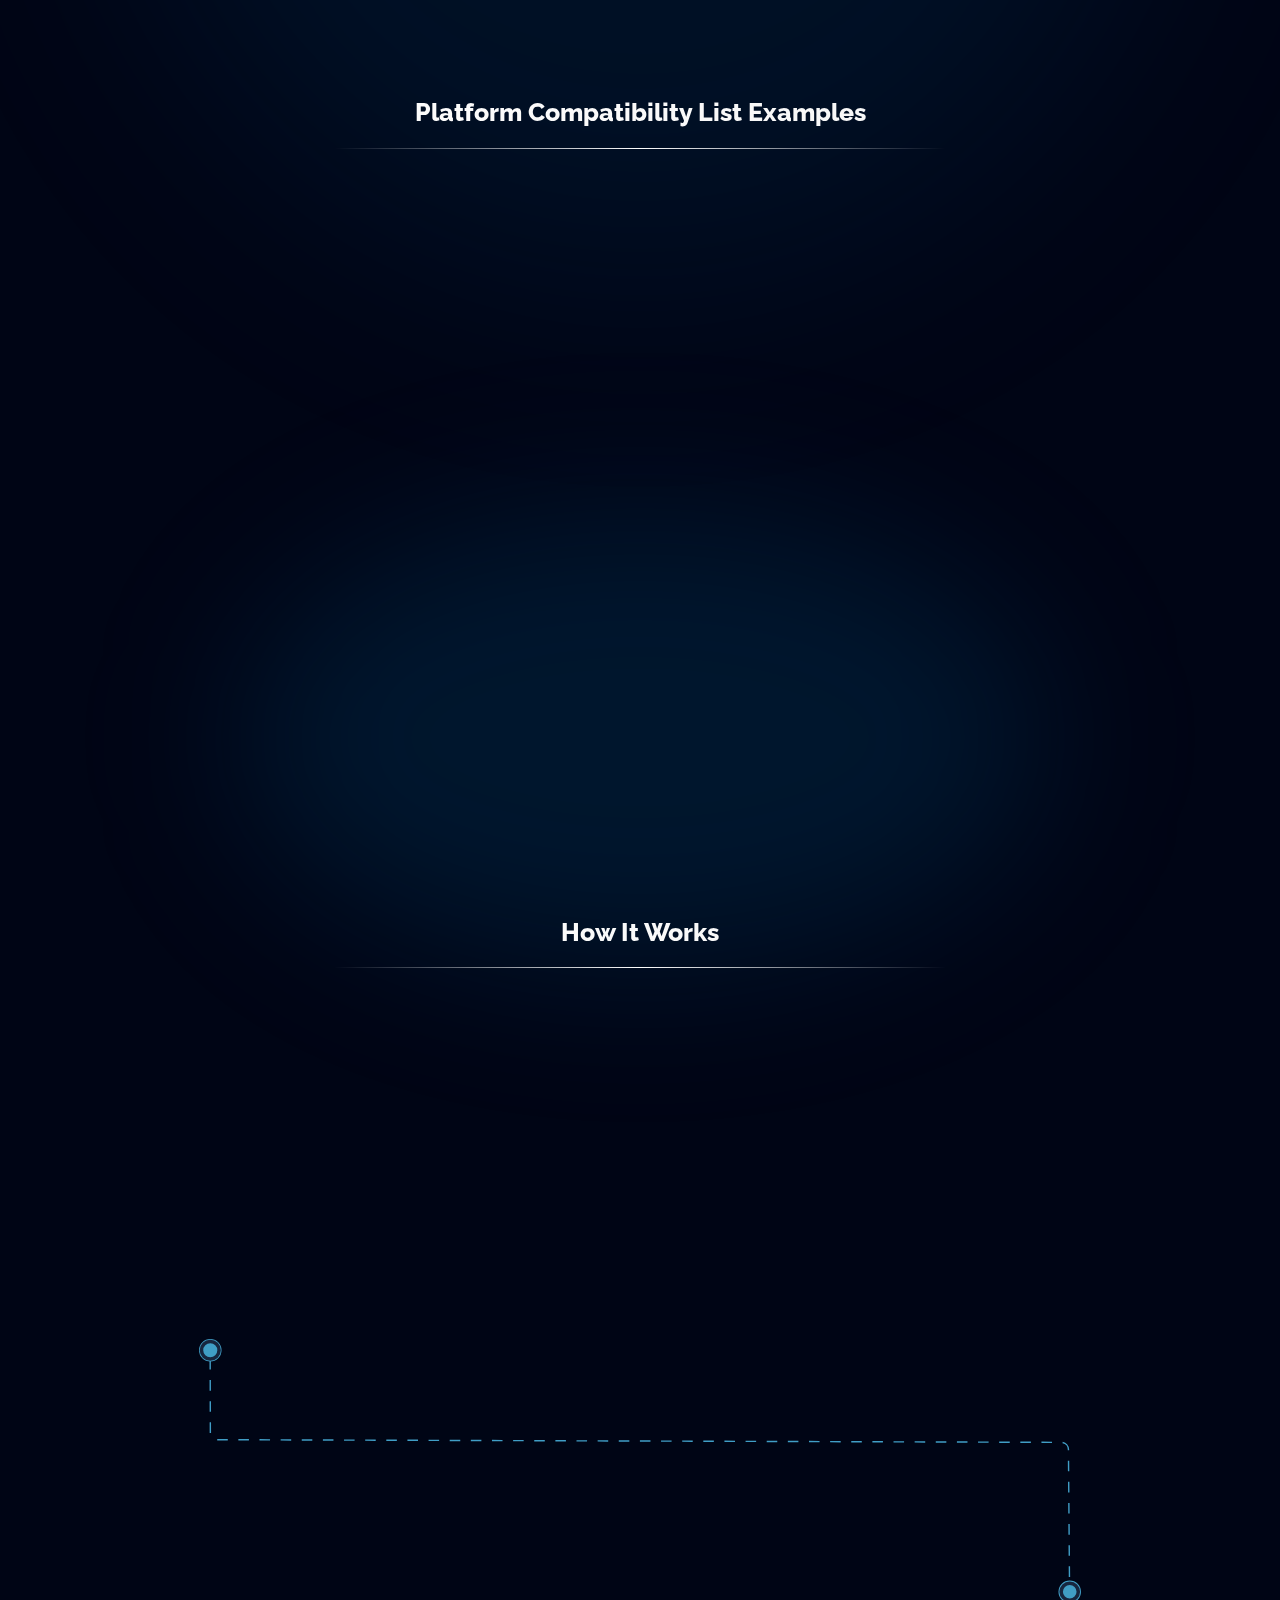
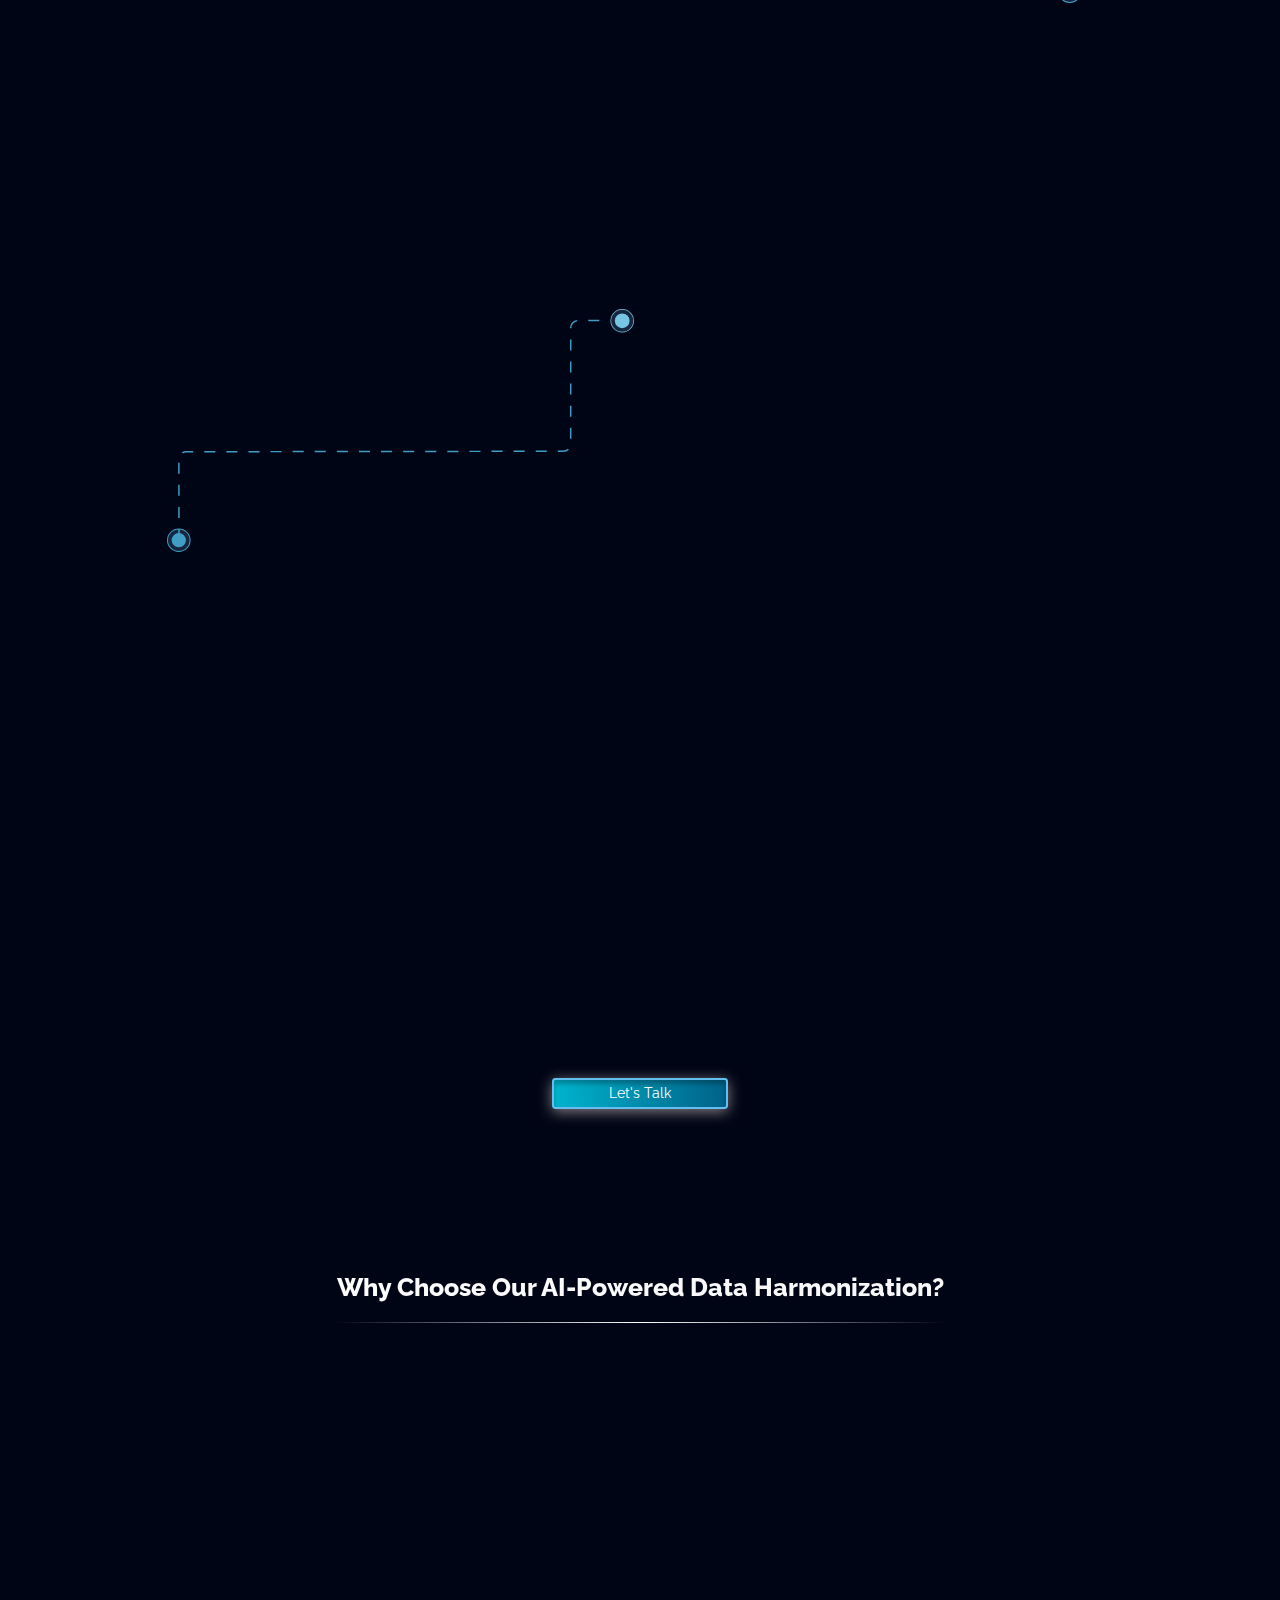
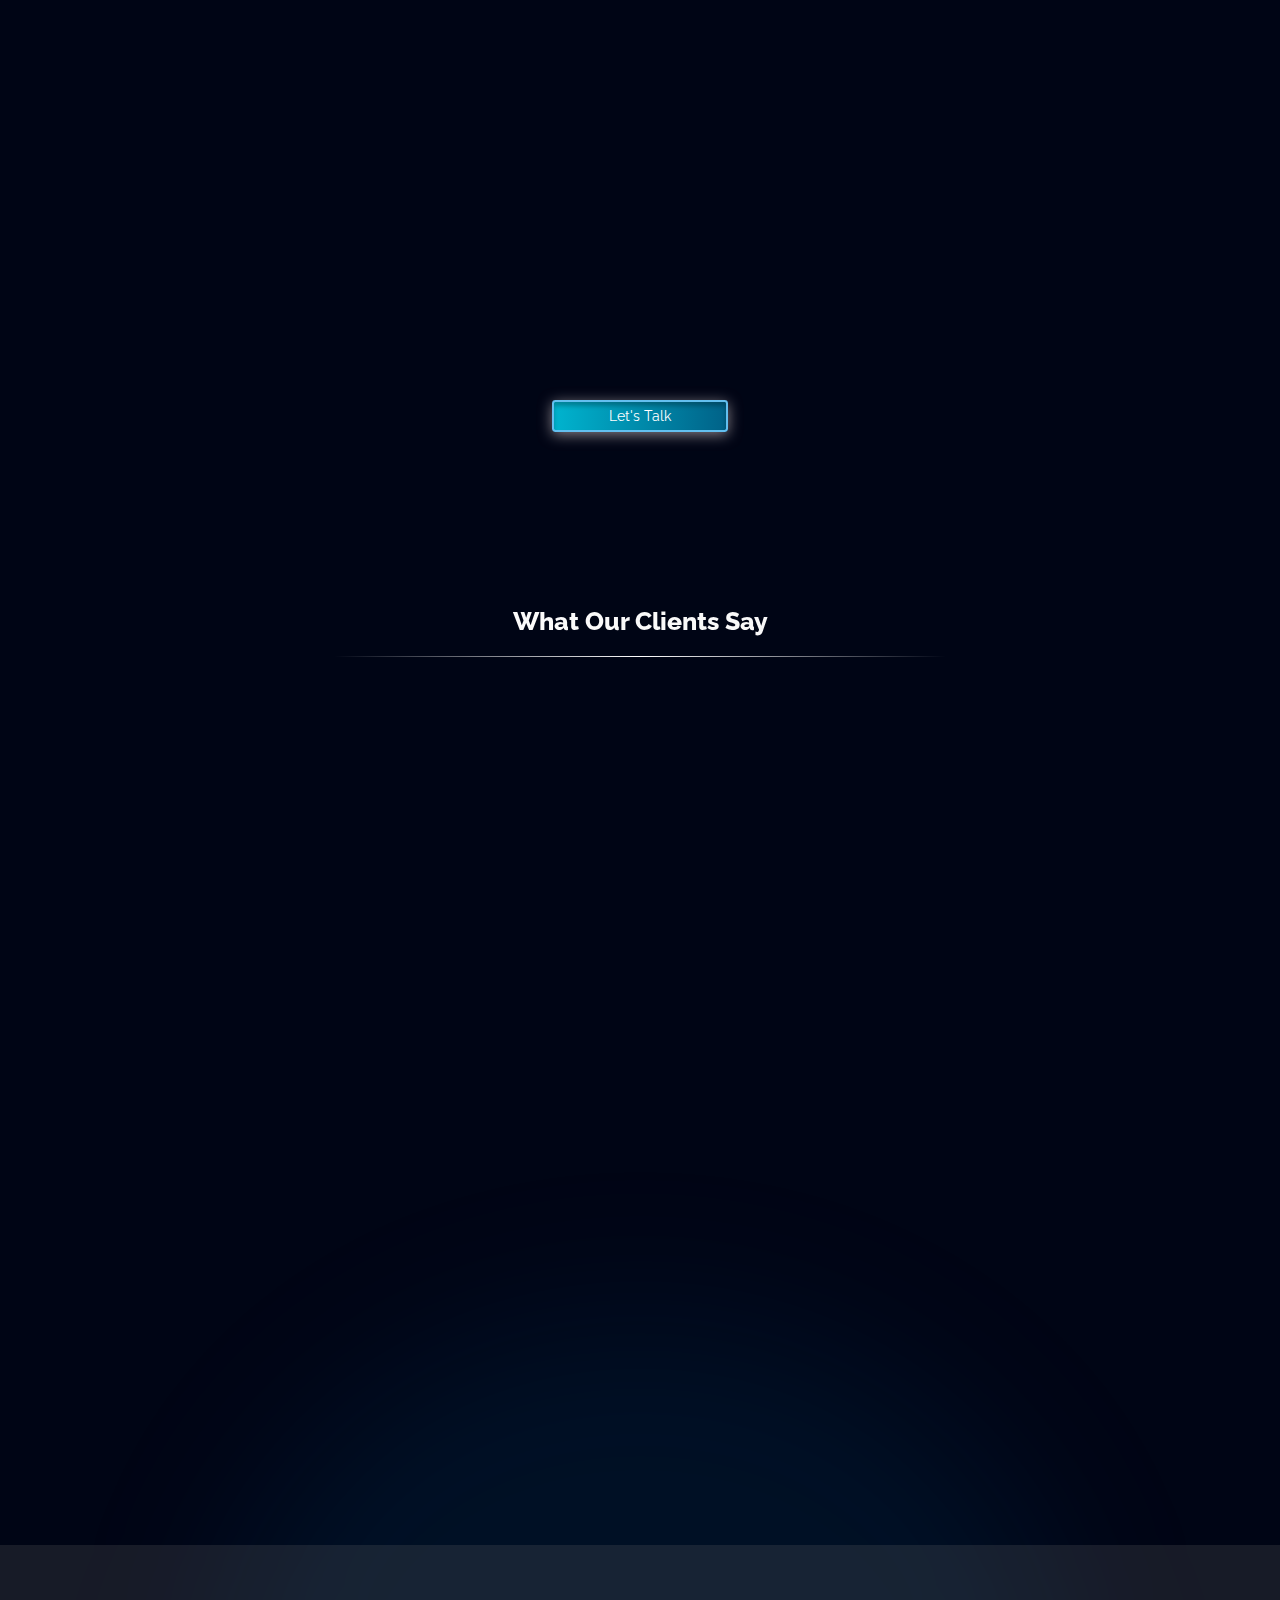
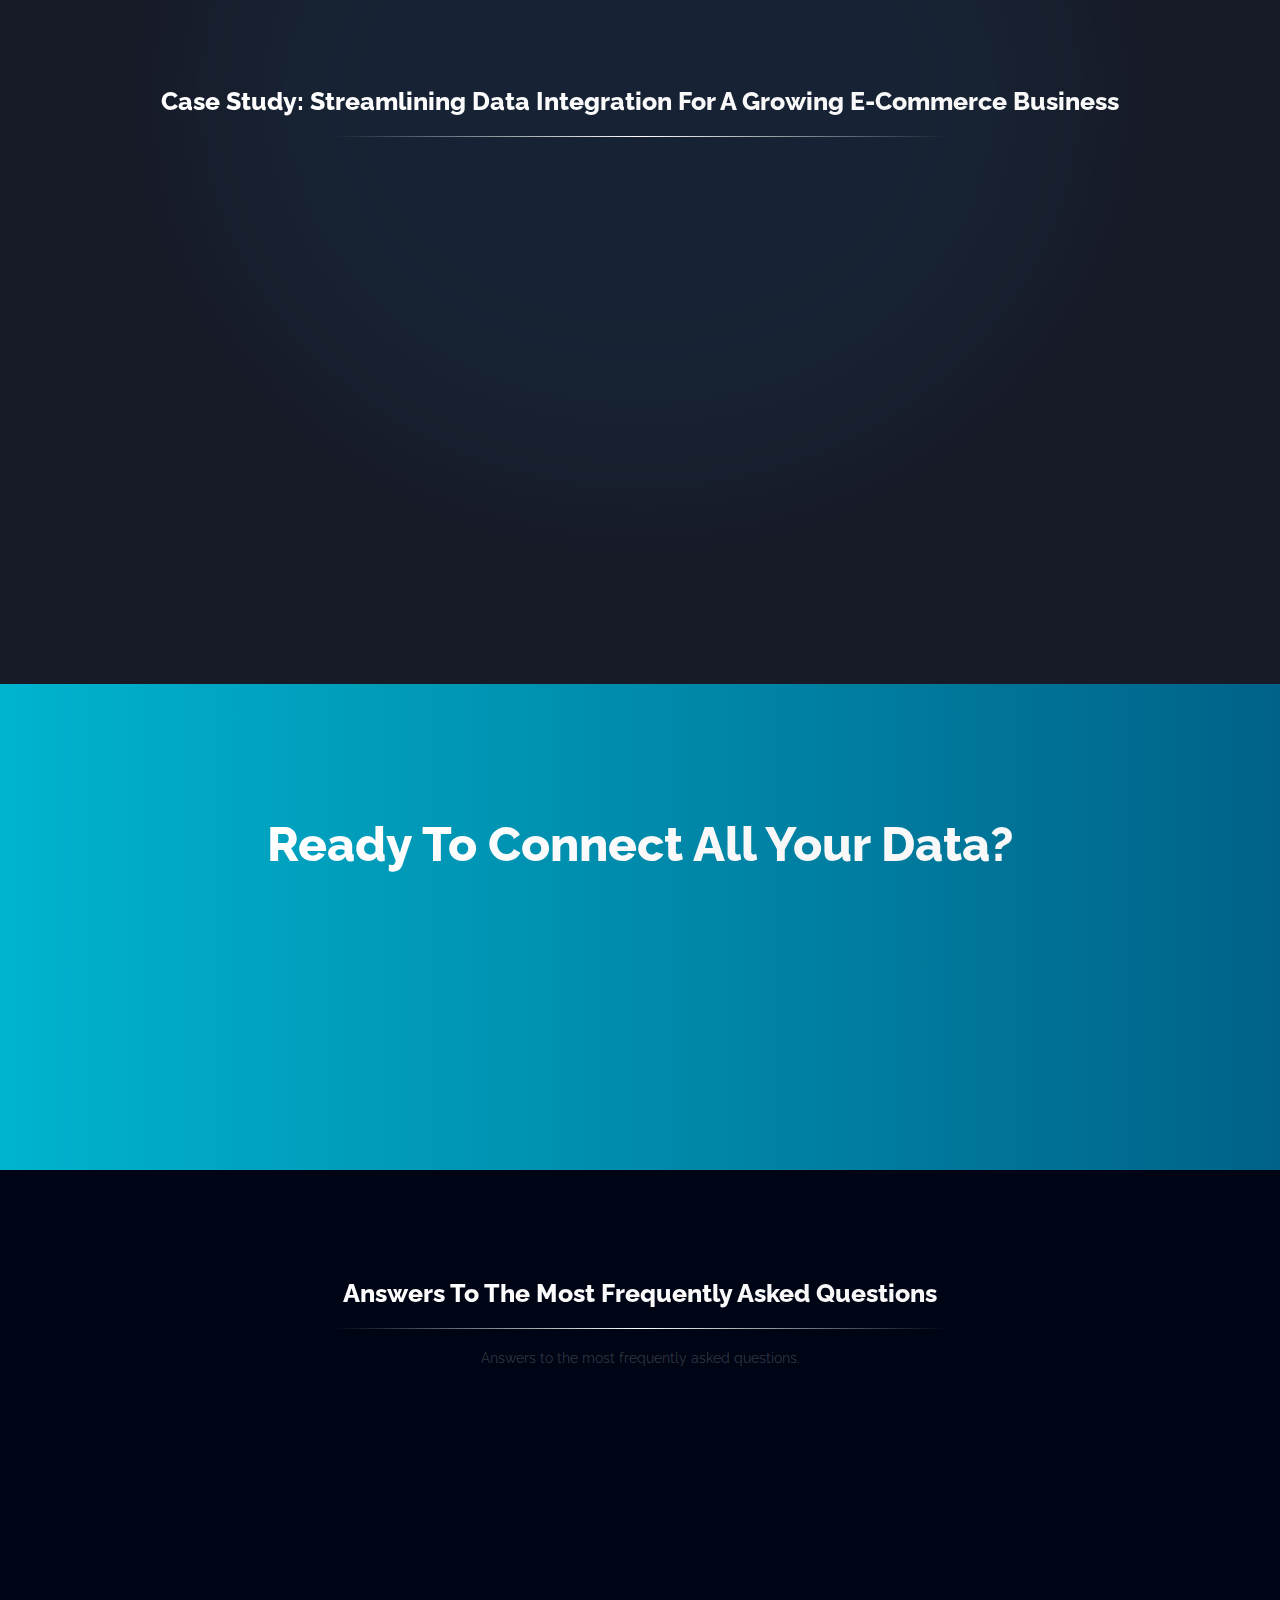
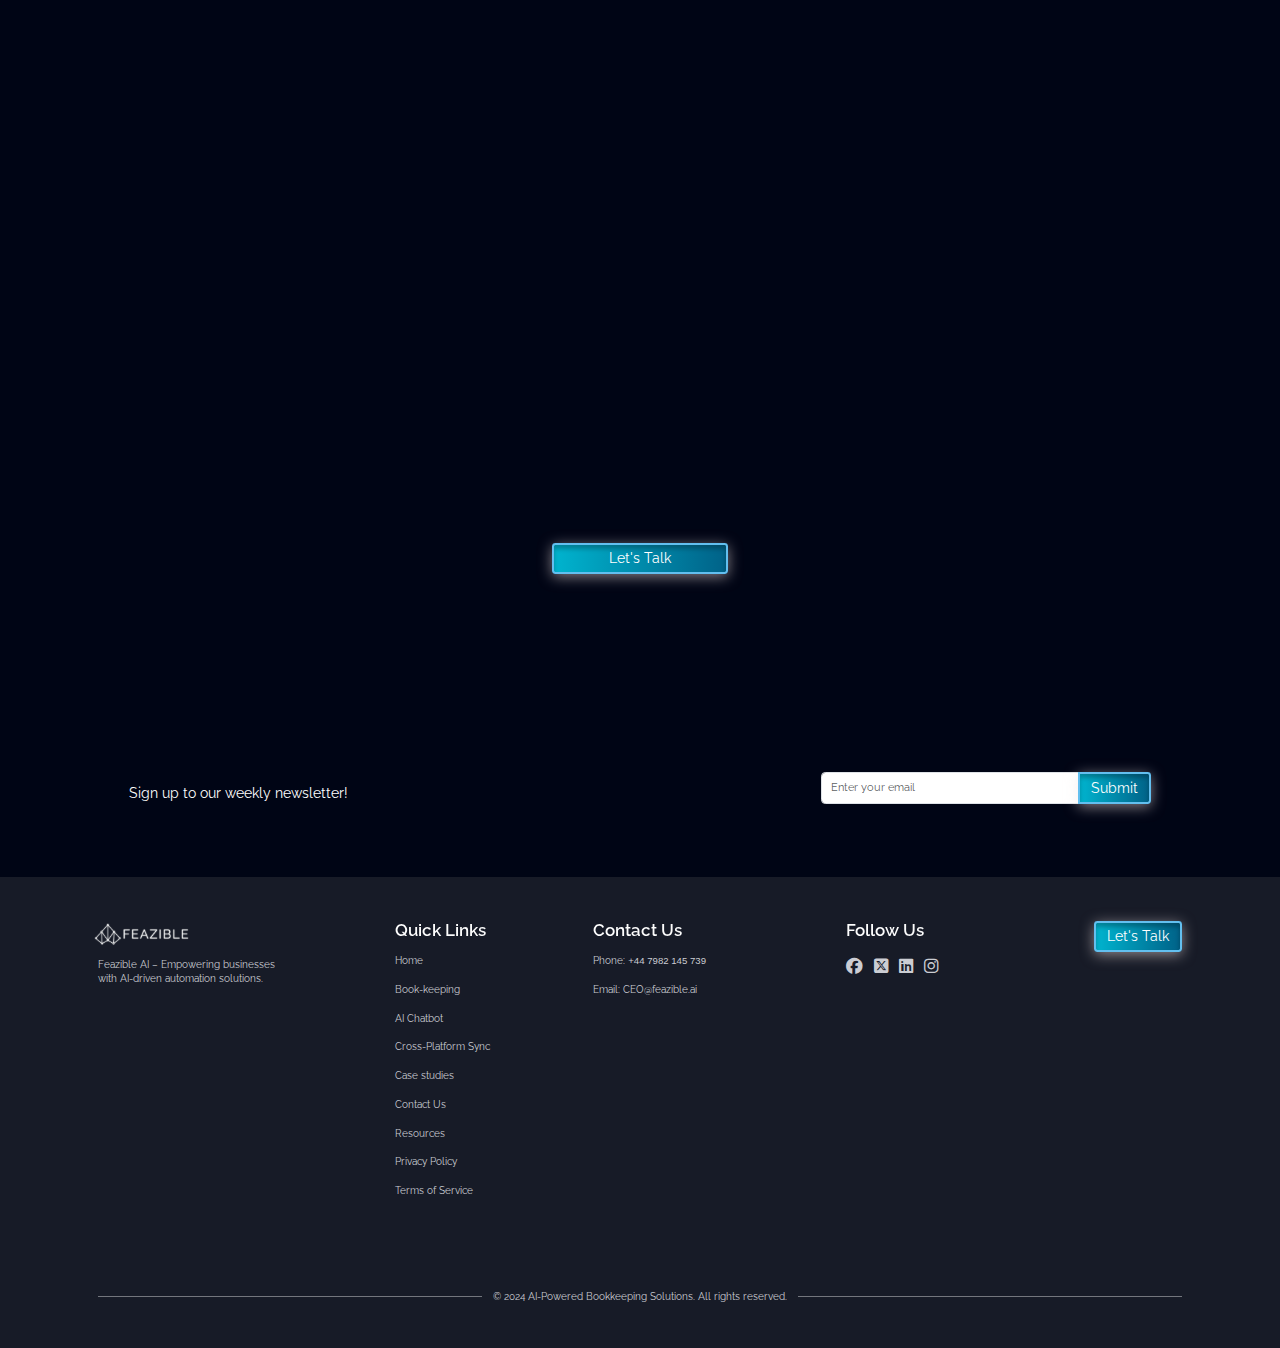
<file: data-sync.html>
<!DOCTYPE html>
<html lang="en">
<head>
    
    <meta charset="UTF-8">
    <meta name="viewport" content="width=device-width, initial-scale=1.0">
    <link rel="icon" href="favicon.ico" type="image/x-icon">
    <link rel="shortcut icon" href="favicon.ico" type="image/x-icon">
    <title>Feazible AI - Home</title>

    <!-- .......... stylesheets .......... -->
    <link rel="stylesheet" href="assets/css/bootstrap.min.css">
    <link rel="stylesheet" href="assets/css/owl.carousel.min.css">
    <link rel="stylesheet" href="assets/css/style.css">
    <link rel="stylesheet" href="assets/css/aos.css">
    <link rel="stylesheet" href="assets/css/fontawesome.min.css">
    <link href="https://fonts.googleapis.com/css2?family=Raleway:wght@100;300;400;500;700;900&display=swap" rel="stylesheet">
    <script>
        !function(f,b,e,v,n,t,s)
        {if(f.fbq)return;n=f.fbq=function(){n.callMethod?
        n.callMethod.apply(n,arguments):n.queue.push(arguments)};
        if(!f._fbq)f._fbq=n;n.push=n;n.loaded=!0;n.version='2.0';
        n.queue=[];t=b.createElement(e);t.async=!0;
        t.src=v;s=b.getElementsByTagName(e)[0];
        s.parentNode.insertBefore(t,s)}(window,document,'script',
        'https://connect.facebook.net/en_US/fbevents.js');
        fbq('init', '1139660351019695'); 
        fbq('track', 'PageView');
    </script>
    <noscript>
         <img height="1" width="1" 
        src="https://www.facebook.com/tr?id=1139660351019695&ev=PageView
        &noscript=1"/>
    </noscript>
</head>
<body style="font-family: 'Raleway', sans-serif;">

    <!-- __________________ start header area  __________________ -->
    <header class="header fixed-top">
        
        <div class="container container_lg">
            <nav class="navbar navbar-expand-xl d-flex justify-content-between py-0">
                <a class="navbar-brand py-0" href="index.html">
                    <img style="width: 200px; transform: scale(5);" class="header_logo" src="assets/img/logonew.png" alt="feazible ai">
                </a>
                <div class="header_backDrop"></div>
                <div class="header_navContent" id="header_navContent">
                    <ul class="navbar-nav">
                        <li class="nav-item">
                            <a class="nav-link" href="index.html">Home</a>
                        </li>
                        <li class="nav-item dropdown">
                            <a class="nav-link active" href="#" id="solutionsDropdown" role="button" data-bs-toggle="dropdown" aria-expanded="false">
                                Solutions
                            </a>
                            <ul class="dropdown-menu" aria-labelledby="solutionsDropdown">
                                <li><a class="dropdown-item" href="book-keeping.html">Book-keeping</a></li>
                                <li><a class="dropdown-item" href="chatbot.html">AI Chatbot</a></li>
                                <li><a class="dropdown-item" href="data-sync.html">Cross-Platform Sync</a></li>
                            </ul>
                        </li>
                        <li class="nav-item">
                            <a class="nav-link" href="case-studies.html">Case studies</a>
                        </li>
                        <li class="nav-item">
                            <a class="nav-link" href="contact-us.html">Contact Us</a>
                        </li>
                        <li class="nav-item">
                            <a class="nav-link" href="resources.html">Resources</a>
                        </li>
                        <li class="nav-item">
                            <a class="btn btn_primary lets-talk-button" href="https://calendly.com/feazibleai">Let's talk</a>
                        </li>
                    </ul>
                </div>
                <button class="navbar-toggler menu_toggleBtn" type="button">
                    <span></span>
                    <span></span>
                </button>
            </nav>
        </div>
    </header>
    
    <!-- __________________ end header area  __________________ -->

    <!-- __________________ start main area  __________________ -->
    <main class="main">

        <!-- ... start hero section ... -->
        <section class="hero_section">
            <div class="container">
                <div class="row gy-4">
                    <div class="col-lg-6">
                        <div class="hero_content">
                            <h1 class="hero_title">Unify Your Data, Simplify Your Business</h1>
                            <p class="hero_desc" data-aos="fade-up">Integrate and harmonize data across all your platforms with custom AI solutions—no more manual work or mismatched records.</p>
                            <div data-aos="fade-up" data-aos-delay="100">
                                <a class="btn btn_primary lets-talk-button" href="https://calendly.com/feazibleai">Let's talk</a>
                            </div>
                        </div>
                    </div>
                    <div class="col-lg-6">
                        <div class="hero_imgBox" data-aos="fade-in">
                            <img class="hero_img img-fluid" src="assets/img/home/hero-img.webp" alt="hero">
                        </div>
                    </div>
                </div>
            </div>
        </section>
        <!-- ... end hero section ... -->
        <!-- ... start intro section ... -->
        <section class="intro_section">
            <div class="container">
                <div class="row gy-4 align-items-cente justify-content-between">
                    <div class="col-lg-6 order-2 order-lg-2">
                        <div class="intro_content">
                            <h2 class="section_title">Frustrated with Mismatched Data?</h2>
                            <p class="section_desc" data-aos="fade-up">Managing data across multiple platforms can feel like a never-ending hassle. Different tools export data with different labels—one calls it 'customer,' another calls it 'client,' while dates, currencies, and product names vary across platforms. This leaves you with exports that don’t align, forcing you to manually adjust columns and reformat data just to get a consistent report. It’s time-consuming, frustrating, and takes focus away from growing your business.</p>
                            <div data-aos="fade-up">
                                <a 
                                    class="btn btn_primary lets-talk-button" 
                                    href="https://calendly.com/feazibleai" 
                                    style="">
                                    Let us help you
                                </a>

                            </div>
                        </div>
                    </div>
                    <div class="col-lg-5 order-1 order-lg-1">
                        <div class="intro_imgBox" data-aos="fade-in">
                            <img class="img-fluid w-100" src="assets/img/home/intro.webp" alt="intro" loading="lazy">
                        </div>
                    </div>
                </div>
            </div>
        </section>
        <!-- ... end intro section ... -->

        <!-- ... start Challenges section ... -->
        <section class="challenges_section">
            <div class="container container_sm">
                <div class="challenges_content">
                    <h2 class="section_title title_underline">One Solution for All Your Data Challenges</h2>
                    <p class="section_desc" data-aos="fade-up">Our AI-powered solution automatically harmonizes data from all your tools, no matter the format or structure. We bridge the gaps between systems like CRMs, payment processors, e-commerce platforms, and more, making your data work together seamlessly.</p>
                    <div class="row">
                        <div class="col-lg-6" data-aos="fade-left" data-aos-delay="100">
                            <ul class="challenges_list">
                                <li>Completely removes the need for manual data entry</li>
                                <li>Custom data mapping to fit your business needs</li>
                                <li>Integrates with any software</li>
                            </ul>
                        </div>
                        <div class="col-lg-6" data-aos="fade-left" data-aos-delay="200">
                            <ul class="challenges_list">
                                <li>Ensures accurate and consistent data across all your platforms</li>
                                <li>Reduces manual data entry and eliminates errors</li>
                                <li>Automates real-time updates between systems</li>
                            </ul>
                        </div>
                    </div>
                </div>
            </div>
        </section>
        <!-- ... end Challenges section ... -->

        <!-- ... start Platform section ... -->
        <section class="platform_section">
            <div class="container">
                <div class="platform_content">
                    <h2 class="section_title title_underline">Platform Compatibility list examples</h2>
                    <div class="row platform_list">
                        <div class="col-6 col-sm-4 col-md-3 col-lg-2" data-aos="fade-in" data-aos-delay="0">
                            <div class="platform_item">
                                <img class="platform_logo" src="assets/img/home/Salesforce.webp" alt="Salesforce" loading="lazy">
                                <div class="platform_name">Salesforce</div>
                            </div>
                        </div>
                        <div class="col-6 col-sm-4 col-md-3 col-lg-2" data-aos="fade-in" data-aos-delay="100">
                            <div class="platform_item">
                                <img class="platform_logo" src="assets/img/home/HubSpot.webp" alt="HubSpot" loading="lazy">
                                <div class="platform_name">HubSpot</div>
                            </div>
                        </div>
                        <div class="col-6 col-sm-4 col-md-3 col-lg-2" data-aos="fade-in" data-aos-delay="150">
                            <div class="platform_item">
                                <img class="platform_logo" src="assets/img/home/ZohoCRM.webp" alt="Zoho CRM" loading="lazy">
                                <div class="platform_name">Zoho CRM</div>
                            </div>
                        </div>
                        <div class="col-6 col-sm-4 col-md-3 col-lg-2" data-aos="fade-in" data-aos-delay="200">
                            <div class="platform_item">
                                <img class="platform_logo" src="assets/img/home/Stripe.webp" alt="Stripe" loading="lazy">
                                <div class="platform_name">Stripe</div>
                            </div>
                        </div>
                        <div class="col-6 col-sm-4 col-md-3 col-lg-2" data-aos="fade-in" data-aos-delay="250">
                            <div class="platform_item">
                                <img class="platform_logo" src="assets/img/home/PayPal.webp" alt="PayPal" loading="lazy">
                                <div class="platform_name">PayPal</div>
                            </div>
                        </div>
                        <div class="col-6 col-sm-4 col-md-3 col-lg-2" data-aos="fade-in" data-aos-delay="300">
                            <div class="platform_item">
                                <img class="platform_logo" src="assets/img/home/Square.webp" alt="Square" loading="lazy">
                                <div class="platform_name">Square</div>
                            </div>
                        </div>
                        <div class="col-6 col-sm-4 col-md-3 col-lg-2" data-aos="fade-in" data-aos-delay="350">
                            <div class="platform_item">
                                <img class="platform_logo" src="assets/img/home/Shopify.webp" alt="Shopify" loading="lazy">
                                <div class="platform_name">Shopify</div>
                            </div>
                        </div>
                        <div class="col-6 col-sm-4 col-md-3 col-lg-2" data-aos="fade-in" data-aos-delay="400">
                            <div class="platform_item">
                                <img class="platform_logo" src="assets/img/home/WooCommerce.webp" alt="Woo Commerce" loading="lazy">
                                <div class="platform_name">Woo Commerce</div>
                            </div>
                        </div>
                        <div class="col-6 col-sm-4 col-md-3 col-lg-2" data-aos="fade-in" data-aos-delay="450">
                            <div class="platform_item">
                                <img class="platform_logo" src="assets/img/home/Magento.webp" alt="Magento" loading="lazy">
                                <div class="platform_name">Magento</div>
                            </div>
                        </div>
                        <div class="col-6 col-sm-4 col-md-3 col-lg-2" data-aos="fade-in" data-aos-delay="500">
                            <div class="platform_item">
                                <img class="platform_logo" src="assets/img/home/GoogleAnalytics.webp" alt="Google Analytics" loading="lazy">
                                <div class="platform_name">Google Analytics</div>
                            </div>
                        </div>
                        <div class="col-6 col-sm-4 col-md-3 col-lg-2" data-aos="fade-in" data-aos-delay="550">
                            <div class="platform_item">
                                <img class="platform_logo" src="assets/img/home/PowerBI.webp" alt="Power BI" loading="lazy">
                                <div class="platform_name">Power BI</div>
                            </div>
                        </div>
                        <div class="col-6 col-sm-4 col-md-3 col-lg-2" data-aos="fade-in" data-aos-delay="600">
                            <div class="platform_item">
                                <img class="platform_logo" src="assets/img/home/Tableau.webp" alt="Tableau" loading="lazy">
                                <div class="platform_name">Tableau</div>
                            </div>
                        </div>

                    </div>

                    <div class="text-center" data-aos="fade-up">
                        <div class="fs_20 c_white mb-4" style="margin-bottom: -25%; font-size: 40px;">+ over 10,000 additional platforms</div>
                        <div>
                            <a 
                                class="btn btn_primary lets-talk-button" 
                                href="https://calendly.com/feazibleai" 
                                style="">
                                Let's talk
                            </a>
                        </div>

                    </div>
                </div>
            </div>
        </section>
        <!-- ... end Platform section ... -->

        <!-- ... start how it works section ... -->
        <section class="process_section">
            <div class="container">
                <div class="process_content">
                    <h2 class="section_title title_underline">how it works</h2>
                    <div class="process_steps">

                        <div class="process_step row">
                            <div class="col-md-6" data-aos="fade-left">
                                <div class="process_stepContent">
                                    <div class="process_number">01</div>
                                    <h3 class="process_title">Understand & Analyze</h3>
                                    <ul class="process_infoList">
                                        <li>We start by understanding your unique bookkeeping challenges and reviewing the applications you currently use.</li>
                                        <li>From there, we map out the data flow between your systems, ensuring no detail is overlooked.</li>
                                    </ul>
                                </div>
                            </div>
                            <div class="col-md-5" data-aos="zoom-out">
                                <div class="process_stepImgBox">
                                    <img class="process_stepImg img-fluid" src="assets/img/home/process_1.webp" alt="process" loading="lazy">
                                </div>
                            </div>
                        </div>

                        <div class="process_step row">
                            <div class="col-md-6" data-aos="fade-right">
                                <div class="process_stepContent">
                                    <div class="process_number">02</div>
                                    <h3 class="process_title">Build & Train</h3>
                                    <ul class="process_infoList">
                                        <li>We create custom code that integrates all your applications, using advanced techniques like Retrieval-Augmented Generation (RAG), vector embeddings, and API integration.</li>
                                        <li>With these methods, we teach the AI to understand your specific needs, ensuring it formats and processes data exactly the way you want.</li>
                                        <li>Your data remains secure throughout, hosted on encrypted servers to protect sensitive information.</li>
                                    </ul>
                                </div>
                            </div>
                            <div class="col-md-5" data-aos="zoom-out">
                                <div class="process_stepImgBox">
                                    <img class="process_stepImg img-fluid" src="assets/img/home/process_2.webp" alt="process" loading="lazy">
                                </div>
                            </div>
                        </div>

                        <div class="process_step row">
                            <div class="col-md-6" data-aos="fade-left">
                                <div class="process_stepContent">
                                    <div class="process_number">03</div>
                                    <h3 class="process_title">Deploy & Integrate</h3>
                                    <ul class="process_infoList">
                                        <li>Once trained, we integrate the AI with your system, either directly into your existing software or through a user-friendly interface we provide.</li>
                                        <li>Choose to let us manage the back end, or use your own site to access and upload files—it's completely up to you.</li>
                                    </ul>
                                </div>
                            </div>
                            <div class="col-md-5" data-aos="zoom-out">
                                <div class="process_stepImgBox">
                                    <img class="process_stepImg img-fluid" src="assets/img/home/process_3.webp" alt="process" loading="lazy">
                                </div>
                            </div>
                        </div>
                    </div>

                    <div class="text-center">
                        <a 
                                class="btn btn_primary lets-talk-button" 
                                href="https://calendly.com/feazibleai" 
                                style="">
                                Let's talk
                        </a>
                    </div>
                </div>
            </div>
        </section>
        <!-- ... end how it works section ... -->

        <!-- ... start Why Choose Our AI-Powered Data Harmonization? section ... -->
        <section class="reason_section">
            <div class="container">
                <div class="reason_content">
                    <h2 class="section_title title_underline">Why Choose Our AI-Powered Data Harmonization?</h2>
                    <div class="row reason_list">
                        <div class="col-sm-6 col-md-4 col-lg-3" data-aos="fade-up" data-aos-delay="100">
                            <div class="reason_item">
                                <img class="reason_icon" src="assets/img/home/icon-1.webp" alt="icon" loading="lazy">
                                <h3 class="reason_title">Custom Data Mapping</h3>
                                <p class="reason_desc">Aligns fields like 'customer' in your CRM with 'client' in your accounting software, ensuring a consistent view.</p>
                            </div>
                        </div>
                        <div class="col-sm-6 col-md-4 col-lg-3" data-aos="fade-up" data-aos-delay="150">
                            <div class="reason_item">
                                <img class="reason_icon" src="assets/img/home/icon-2.webp" alt="icon" loading="lazy">
                                <h3 class="reason_title">Handles Complex Data Structures</h3>
                                <p class="reason_desc">From multi-location sales data to diverse payment plans, our AI adapts to your specific needs.</p>
                            </div>
                        </div>
                        <div class="col-sm-6 col-md-4 col-lg-3" data-aos="fade-up" data-aos-delay="200">
                            <div class="reason_item">
                                <img class="reason_icon" src="assets/img/home/icon-3.webp" alt="icon" loading="lazy">
                                <h3 class="reason_title">Real-Time Data Sync</h3>
                                <p class="reason_desc">Automate updates between all your platforms, so your data is always up-to-date</p>
                            </div>
                        </div>
                        <div class="col-sm-6 col-md-4 col-lg-3" data-aos="fade-up" data-aos-delay="250">
                            <div class="reason_item">
                                <img class="reason_icon" src="assets/img/home/icon-4.webp" alt="icon" loading="lazy">
                                <h3 class="reason_title">Reduces Manual Work</h3>
                                <p class="reason_desc">Eliminates the need to manually export, adjust, and import data, freeing up your team's time.</p>
                            </div>
                        </div>
                        <div class="col-sm-6 col-md-4 col-lg-3" data-aos="fade-up" data-aos-delay="300">
                            <div class="reason_item">
                                <img class="reason_icon" src="assets/img/home/icon-5.webp" alt="icon" loading="lazy">
                                <h3 class="reason_title">Scalable for Growth</h3>
                                <p class="reason_desc">Whether you're a startup or an enterprise, our solution grows with you, handling increased data volume effortlessly.</p>
                            </div>
                        </div>
                        <div class="col-sm-6 col-md-4 col-lg-3" data-aos="fade-up" data-aos-delay="350">
                            <div class="reason_item">
                                <img class="reason_icon" src="assets/img/home/icon-6.webp" alt="icon" loading="lazy">
                                <h3 class="reason_title">24/7 Support During Setup</h3>
                                <p class="reason_desc">Our team is available around the clock during the first two months to ensure a smooth transition.</p>
                            </div>
                        </div>
                        <div class="col-sm-6 col-md-4 col-lg-3" data-aos="fade-up" data-aos-delay="400">
                            <div class="reason_item">
                                <img class="reason_icon" src="assets/img/home/icon-7.webp" alt="icon" loading="lazy">
                                <h3 class="reason_title">Secure Data Handling</h3>
                                <p class="reason_desc">Where needed, All data is encrypted and stored on secure servers, meeting industry standards for privacy</p>
                            </div>
                        </div>
                        <div class="col-sm-6 col-md-4 col-lg-3" data-aos="fade-up" data-aos-delay="450">
                            <div class="reason_item">
                                <img class="reason_icon" src="assets/img/home/icon-8.webp" alt="icon" loading="lazy">
                                <h3 class="reason_title">Advanced AI Techniques</h3>
                                <p class="reason_desc">Uses machine learning, natural language processing, and more to adapt to your specific data challenges.</p>
                            </div>
                        </div>
                    </div>

                    <div class="text-center">
                        <a 
                                class="btn btn_primary lets-talk-button" 
                                href="https://calendly.com/feazibleai" 
                                style="">
                                Let's talk
                        </a>
                    </div>
                </div>
            </div>
        </section>
        <!-- ... end Why Choose Our AI-Powered Data Harmonization? section ... -->

        <!-- ... start What Our Clients Say section ... -->
        <section class="feedback_section">
            <div class="container">
                <div class="feedback_content">
                    <h2 class="section_title title_underline">What Our Clients Say</h2>
                    
                    <div class="feedback_sliderBox" data-aos="fade-in">
                        <div class="feedback_slider owl-carousel">
                            <div class="feedback_item">
                                <div class="feedback_clientImgBox">
                                    <img class="feedback_clientImg" src="assets/img/reviews/1.jpg" alt="photo" loading="lazy">
                                </div>
                                <div class="feedback_clientInfo">Digital Marketing Agency Owner</div>
                                <div class="feedback_message">
                                    With this solution, syncing customer data between HubSpot and Salesforce became effortless. We no longer have mismatched records.
                                </div>
                            </div>
                            <div class="feedback_item">
                                <div class="feedback_clientImgBox">
                                    <img class="feedback_clientImg" src="assets/img/reviews/2.jpg" alt="photo" loading="lazy">
                                </div>
                                <div class="feedback_clientInfo">E-Commerce Business Owner</div>
                                <div class="feedback_message">
                                    We struggled with pulling sales data from Shopify into our custom CRM. Their AI solution cleaned up the process, saving us from constant data discrepancies.
                                </div>
                            </div>
                            <div class="feedback_item">
                                <div class="feedback_clientImgBox">
                                    <img class="feedback_clientImg" src="assets/img/reviews/3.jpg" alt="photo" loading="lazy">
                                </div>
                                <div class="feedback_clientInfo">SaaS Company Founder</div>
                                <div class="feedback_message">
                                    Tracking transactions from multiple payment gateways was a mess. Now, PayPal, Stripe, and bank transfers are all aligned perfectly in our accounting software.
                                </div>
                            </div>
                            <div class="feedback_item">
                                <div class="feedback_clientImgBox">
                                    <img class="feedback_clientImg" src="assets/img/reviews/4.jpg" alt="photo" loading="lazy">
                                </div>
                                <div class="feedback_clientInfo">Retail Chain Manager</div>
                                <div class="feedback_message">
                                    Before, our analytics from Google Analytics and sales reports from Magento didn’t match up. Now, we get a single, accurate view of all our data.
                                </div>
                            </div>
                            <div class="feedback_item">
                                <div class="feedback_clientImgBox">
                                    <img class="feedback_clientImg" src="assets/img/reviews/5.jpg" alt="photo" loading="lazy">
                                </div>
                                <div class="feedback_clientInfo">E-Commerce Store Owner</div>
                                <div class="feedback_message">
                                    Our AI solution made syncing data from Shopify and Stripe into QuickBooks simple. We no longer worry about misaligned invoices or missing transactions—it just works.
                                </div>
                            </div>
                            <div class="feedback_item">
                                <div class="feedback_clientImgBox">
                                    <img class="feedback_clientImg" src="assets/img/reviews/6.jpg" alt="photo" loading="lazy">
                                </div>
                                <div class="feedback_clientInfo">Restaurant Chain Manager</div>
                                <div class="feedback_message">
                                    Integrating our in-house POS system with Xero was a challenge until we found this solution. Now, our data flows smoothly, and it’s easy to track sales from each of our locations.
                                </div>
                            </div>
                            <div class="feedback_item">
                                <div class="feedback_clientImgBox">
                                    <img class="feedback_clientImg" src="assets/img/reviews/7.jpg" alt="photo" loading="lazy">
                                </div>
                                <div class="feedback_clientInfo">Freelance Consultant</div>
                                <div class="feedback_message">
                                    We struggled with managing invoices from FreshBooks into our centralized bookkeeping system. The custom AI integration has been a game-changer, automating tasks that used to take hours.
                                </div>
                            </div>
                            <div class="feedback_item">
                                <div class="feedback_clientImgBox">
                                    <img class="feedback_clientImg" src="assets/img/reviews/8.jpg" alt="photo" loading="lazy">
                                </div>
                                <div class="feedback_clientInfo">Construction Business Owner</div>
                                <div class="feedback_message">
                                    As a construction company using multiple apps for project billing, syncing everything into Zoho Books was a headache. Their AI solution simplified it all, saving us so much time.
                                </div>
                            </div>
                            <div class="feedback_item">
                                <div class="feedback_clientImgBox">
                                    <img class="feedback_clientImg" src="assets/img/reviews/9.jpg" alt="photo" loading="lazy">
                                </div>
                                <div class="feedback_clientInfo">SaaS Founder</div>
                                <div class="feedback_message">
                                    Our subscription service relies on accurate records between PayPal and QuickBooks. The AI integration keeps everything aligned, now our recurring payments are always recorded properly.
                                </div>
                            </div>
                            <div class="feedback_item">
                                <div class="feedback_clientImgBox">
                                    <img class="feedback_clientImg" src="assets/img/reviews/10.jpg" alt="photo" loading="lazy">
                                </div>
                                <div class="feedback_clientInfo">Boutique Retailer</div>
                                <div class="feedback_message">
                                    We use a custom CRM alongside Square for our transactions, and keeping everything consistent in our accounting software was a nightmare. Their AI solution made it much easier, automating everything in real-time.
                                </div>
                            </div>
                        </div>
                        <div class="feedback_sliderControl">
                            <button class="btn btn_prev"><i class="fa-solid fa-chevron-left"></i></button>
                            <div class="px-2">
                                <span class="current_number">01</span>
                                <span class="total_number">/ 10</span>
                            </div>
                            <button class="btn btn_next"><i class="fa-solid fa-chevron-right"></i></button>
                        </div>
                    </div>
                </div>
            </div>
        </section>
        
        <!-- ... end What Our Clients Say section ... -->

        <!-- ... start Case Study section ... -->
        <section class="caseStudy_section">
            <div class="container">
                <div class="caseStudy_content">
                    <h2 class="section_title title_underline">Case Study: Streamlining Data Integration for a Growing E-Commerce Business</h2>
                    <div class="row g-4 g-xl-5">
                        <div class="col-md-6" data-aos="fade-left">
                            <div>
                                <h3 class="caseStudy_title border_left">Client Background</h3>
                                <p class="caseStudy_desc">Our client, an e-commerce business, operated through multiple channels, selling products online through Shopify and Amazon, while also using a custom-built CRM to manage customer relationships and Stripe for handling payments</p>
                            </div>
                        </div>
                        <div class="col-md-6" data-aos="fade-left" data-aos-delay="50">
                            <div>
                                <h3 class="caseStudy_title border_left">Our Solution</h3>
                                <p class="caseStudy_desc">We developed a custom AI-powered integration that harmonized data from all their platforms, automatically mapping and aligning different data fields.</p>
                            </div>
                        </div>
                        <div class="col-md-6" data-aos="fade-left" data-aos-delay="100">
                            <div>
                                <h3 class="caseStudy_title border_left">The Problem</h3>
                                <div class="caseStudy_desc">
                                    <ul>
                                        <li>
                                            Mismatched Data Exports: Each platform labeled and structured data differently.
                                        </li>
                                        <li>
                                            Manual Data Adjustments: The client's team had to manually import and reformat data from each platform.
                                        </li>
                                        <li>
                                            Inconsistent Reporting: Manual adjustments often led to errors in reports.
                                        </li>
                                    </ul>
                                </div>
                            </div>
                        </div>
                        <div class="col-md-6" data-aos="fade-left" data-aos-delay="150">
                            <div>
                                <h3 class="caseStudy_title border_left">Results</h3>
                                <div class="caseStudy_desc">
                                    <ul>
                                        <li>
                                            Eliminated Manual Adjustments: Saved the client's team hours of manual work each week.
                                        </li>
                                        <li>
                                            Accurate, Real-Time Reports: Consistent data flow between platforms led to accurate reports.
                                        </li>
                                        <li>
                                            Better Focus on Growth: Freed from data management headaches, the client could focus on expanding their business.
                                        </li>
                                    </ul>
                                </div>
                            </div>
                        </div>
                        
                    </div>
                </div>
            </div>
        </section>
        <!-- ... end Case Study section ... -->

        <!-- ... start Ready to Connect.. section ... -->
        <section class="extraInfo_section">
            <div class="container container_sm">
                <div class="extraInfo_content">
                    <h2 class="section_title">Ready to Connect All Your Data?</h2>
                    <p class="section_desc" data-aos="fade-up">Discover how our AI can make your data work together seamlessly—no more data headaches.</p>
                    <div class="text-center" data-aos="fade-up" data-aos-delay="50">
                        <a 
                                class="btn btn_warning lets-talk-button" 
                                href="https://calendly.com/feazibleai" 
                                style="">
                                Let's talk
                        </a>
                    </div>
                </div>
            </div>
        </section>
        <!-- ... end Ready to Connect.. section ... -->

        <!-- ... start faq section ... -->
        <section class="faq_section">
            <div class="container">
                <div class="faq_content">
                    <h2 class="section_title title_underline">Answers to the most frequently asked questions</h2>
                    <p class="section_subtitle">Answers to the most frequently asked questions.</p>
                    

                    <div class="accordion accordion-flush" id="accordionFaq" data-aos="fade-in">
                        <div class="accordion-item">
                            <h3 class="accordion-header">
                                <button class="accordion-button collapsed" type="button" data-bs-toggle="collapse"
                                    data-bs-target="#faq-collapse_1" aria-expanded="false" aria-controls="faq-collapse_1">
                                    How does the chatbot understand my industry?
                                </button>
                            </h3>
                            <div id="faq-collapse_1" class="accordion-collapse collapse" data-bs-parent="#accordionFaq">
                                <div class="accordion-body">
                                    <p>We train the AI using data specific to your business, including product details, industry terms, and common customer questions.</p>
                                </div>
                            </div>
                        </div>
                        <div class="accordion-item">
                            <h3 class="accordion-header">
                                <button class="accordion-button collapsed" type="button" data-bs-toggle="collapse"
                                    data-bs-target="#faq-collapse_2" aria-expanded="false" aria-controls="faq-collapse_2">
                                    How do you keep customer data safe?
                                </button>
                            </h3>
                            <div id="faq-collapse_2" class="accordion-collapse collapse" data-bs-parent="#accordionFaq">
                                <div class="accordion-body">
                                    <p>All data is encrypted, and we use advanced security measures like two-factor authentication to protect sensitive information.</p>
                                </div>
                            </div>
                        </div>
                        <div class="accordion-item">
                            <h3 class="accordion-header">
                                <button class="accordion-button collapsed" type="button" data-bs-toggle="collapse"
                                    data-bs-target="#faq-collapse_3" aria-expanded="false" aria-controls="faq-collapse_3">
                                    Can the chatbot handle complex queries?
                                </button>
                            </h2>
                            <div id="faq-collapse_3" class="accordion-collapse collapse" data-bs-parent="#accordionFaq">
                                <div class="accordion-body">
                                    <p>Yes, our chatbots are designed to understand and process complex questions, providing accurate and detailed responses instantly.</p>
                                </div>
                            </div>
                        </div>
                        <div class="accordion-item">
                            <h3 class="accordion-header">
                                <button class="accordion-button collapsed" type="button" data-bs-toggle="collapse"
                                    data-bs-target="#faq-collapse_4" aria-expanded="false" aria-controls="faq-collapse_4">
                                    Do I need technical skills to use this?
                                </button>
                            </h2>
                            <div id="faq-collapse_4" class="accordion-collapse collapse" data-bs-parent="#accordionFaq">
                                <div class="accordion-body">
                                    <p>No, we handle the setup and integration for you, so you can start using the chatbot without any technical knowledge.</p>
                                </div>
                            </div>
                        </div>
                        <div class="accordion-item">
                            <h3 class="accordion-header">
                                <button class="accordion-button collapsed" type="button" data-bs-toggle="collapse"
                                    data-bs-target="#faq-collapse_5" aria-expanded="false" aria-controls="faq-collapse_5">
                                    Where is chat data stored?
                                </button>
                            </h2>
                            <div id="faq-collapse_5" class="accordion-collapse collapse" data-bs-parent="#accordionFaq">
                                <div class="accordion-body">
                                    <p>All chat data is stored on secure, encrypted servers to ensure that your customers' information remains private. We comply with industry standards for data security and can adjust storage locations based on your specific requirements, such as using local data centers if needed.</p>
                                </div>
                            </div>
                        </div>
                        <div class="accordion-item">
                            <h3 class="accordion-header">
                                <button class="accordion-button collapsed" type="button" data-bs-toggle="collapse"
                                    data-bs-target="#faq-collapse_6" aria-expanded="false" aria-controls="faq-collapse_6">
                                    Will this slow my website down?
                                </button>
                            </h2>
                            <div id="faq-collapse_6" class="accordion-collapse collapse" data-bs-parent="#accordionFaq">
                                <div class="accordion-body">
                                    <p>No, our chatbots are designed to operate efficiently without impacting your website’s speed. The AI processes data in the background, ensuring that your site continues to run smoothly for all visitors.</p>
                                </div>
                            </div>
                        </div>

                        <div class="accordion-item">
                            <h3 class="accordion-header">
                                <button class="accordion-button collapsed" type="button" data-bs-toggle="collapse"
                                    data-bs-target="#faq-collapse_7" aria-expanded="false" aria-controls="faq-collapse_6">
                                    What happens if the chatbot can't answer a question?
                                </button>
                            </h2>
                            <div id="faq-collapse_7" class="accordion-collapse collapse" data-bs-parent="#accordionFaq">
                                <div class="accordion-body">
                                    <p>While it's very rare for our AI to encounter a question it can’t handle, we have a process in place for those situations. If the chatbot is unable to answer a query, it will automatically open a support case and notify your team about the question. Your team can then respond directly to the customer via email. The best part? The AI learns from these interactions, so the more it encounters challenging questions, the better it gets at answering them in the future.</p>
                                </div>
                            </div>
                        </div>

                        <div class="accordion-item">
                            <h3 class="accordion-header">
                                <button class="accordion-button collapsed" type="button" data-bs-toggle="collapse"
                                    data-bs-target="#faq-collapse_8" aria-expanded="false" aria-controls="faq-collapse_6">
                                    Can the chatbot understand industry-specific terms?
                                </button>
                            </h2>
                            <div id="faq-collapse_8" class="accordion-collapse collapse" data-bs-parent="#accordionFaq">
                                <div class="accordion-body">
                                    <p>Yes, our AI can be trained to understand the unique terminology and phrases used in your industry. This ensures that the chatbot delivers accurate, context-aware responses, providing a more personalized experience for your customers.</p>
                                </div>
                            </div>
                        </div>

                        <div class="accordion-item">
                            <h3 class="accordion-header">
                                <button class="accordion-button collapsed" type="button" data-bs-toggle="collapse"
                                    data-bs-target="#faq-collapse_9" aria-expanded="false" aria-controls="faq-collapse_6">
                                    Can the chatbot handle multiple languages?
                                </button>
                            </h2>
                            <div id="faq-collapse_9" class="accordion-collapse collapse" data-bs-parent="#accordionFaq">
                                <div class="accordion-body">
                                    <p>Yes, our AI can be configured to understand and respond in multiple languages, making it ideal for businesses with diverse customer bases. We can train the chatbot in the languages that matter most to your business.</p>
                                </div>
                            </div>
                        </div>

                        <div class="accordion-item">
                            <h3 class="accordion-header">
                                <button class="accordion-button collapsed" type="button" data-bs-toggle="collapse"
                                    data-bs-target="#faq-collapse_10" aria-expanded="false" aria-controls="faq-collapse_6">
                                    Can I customize the chatbot’s responses?
                                </button>
                            </h2>
                            <div id="faq-collapse_10" class="accordion-collapse collapse" data-bs-parent="#accordionFaq">
                                <div class="accordion-body">
                                    <p>Absolutely! We work with you to tailor the chatbot’s responses to match your brand’s tone and the specific needs of your customers. This ensures that your chatbot feels like a natural extension of your customer service team.</p>
                                </div>
                            </div>
                        </div>

                    </div>

                    <div class="text-center">
                        <a class="btn btn_primary lets-talk-button" href="https://calendly.com/feazibleai">Let's talk</a>
                    </div>
                </div>
            </div>
        </section>
        <!-- ... end faq section ... -->
        <section class="subscribe_section">
            <div class="container">
                <div class="row gy-3 align-items-center justify-content-between">
                    <div class="col-md-5">
                        <p class="fs_20 mb-0">
                            Sign up to our weekly newsletter!
                        </p>
                    </div>
                    <div class="col-md-5 col-lg-4">
                        <form id="contactForm" onsubmit="return sendEmail(event)">
                            <div class="input-group mb-3">
                                <input type="email" id="email" class="form-control" placeholder="Enter your email" aria-label="Enter your email" required>
                                <button class="btn btn_primary mw_max subscriberEmail submit-request-btn" type="submit">Submit</button>
                            </div>
                            <div id="successMessage" class="success-message">Thank you! Your subscription was successful.</div>
                            <div id="errorMessage" class="error-message">Failed to send your subscription. Please try again.</div>
                        </form>
                    </div>
                </div>
            </div>
        </section>

    </main>
    <!-- __________________ end main area  __________________ -->

    <!-- __________________ start footer area  __________________ -->
    <footer class="footer">
        <div class="container container_lg">
            <div class="footer_top">
                <div class="row g-4">
                    <div class="footer_col_1">
                        <div class="footer_colContent">
                            <a class="footer_brand d-inline-block" href="index.html">
                                <img style="margin-top: -66px; margin-left: -36px; margin-bottom: -66px" class="footer_logo" src="assets/img/logonew.png" alt="feazible ai">
                            </a>
                            <p class="fs_14 c_gray">Feazible AI – Empowering businesses with AI-driven automation solutions.</p>
                        </div>
                    </div>
                    <div class="col-sm-6 col-md-3 footer_col_2">
                        <div class="footer_colContent">
                            <h2 class="footer_colTitle">Quick Links</h2>
                            <ul class="footer_nav two-column-list">
                                <li class="footer_navItem">
                                    <a class="footer_navLink" href="index.html">Home</a>
                                </li>
                                <li class="footer_navItem">
                                    <a class="footer_navLink" href="book-keeping.html">Book-keeping</a>
                                </li>
                                <li class="footer_navItem">
                                    <a class="footer_navLink" href="chatbot.html">AI Chatbot</a>
                                </li>
                                <li class="footer_navItem">
                                    <a class="footer_navLink" href="data-sync.html">Cross-Platform Sync</a>
                                </li>
                                <li class="footer_navItem">
                                    <a class="footer_navLink" href="chatbot.html">Case studies</a>
                                </li>
                                <li class="footer_navItem">
                                    <a class="footer_navLink" href="contact-us.html">Contact Us</a>
                                </li>
                                <li class="footer_navItem">
                                    <a class="footer_navLink" href="resources.html">Resources</a>
                                </li>
                                <li class="footer_navItem">
                                    <a class="footer_navLink" href="privacy-policy.html">Privacy Policy</a>
                                </li>
                                <li class="footer_navItem">
                                    <a class="footer_navLink" href="terms-of-service.html">Terms of Service</a>
                                </li>
                            </ul>
                        </div>
                    </div>
                    
                    <div class="col-sm-6 col-md-3 footer_col_3">
                        <div class="footer_colContent">
                            <h2 class="footer_colTitle">Contact Us</h2>
                            <ul class="footer_nav">
                                <li class="footer_navItem">
                                    Phone: <a class="footer_navLink" href="tel:+447982145739" style="white-space: nowrap; font-family: Arial, sans-serif;">+44 7982 145 739</a>
                                </li>                                
                                
                                <li class="footer_navItem">
                                    Email: <a class="footer_navLink" href="mailto:info@aibookkeeping.com">CEO@feazible.ai</a>
                                </li>
                               
                            </ul>
                        </div>
                    </div>
                    <div class="col-sm-6 col-md-3 footer_col_4">
                        <div class="footer_colContent">
                            <h2 class="footer_colTitle">Follow Us</h2>
                            <ul class="footer_nav footer_social_nav">
                                <li class="footer_navItem">
                                    <a class="footer_navLink" href="https://www.facebook.com/share/1AqGZzyk4V/?mibextid=LQQJ4d" target="_blank"><i class="fa-brands fa-facebook"></i></a>
                                </li>
                                <li class="footer_navItem">
                                    <a class="footer_navLink" href="https://x.com/FeazibleAi" target="_blank"><i class="fa-brands fa-square-x-twitter"></i></a>
                                </li>
                                <li class="footer_navItem">
                                    <a class="footer_navLink" href="https://uk.linkedin.com/in/titas-j-ba8b1b122" target="_blank"><i class="fa-brands fa-linkedin"></i></a>
                                </li>
                                <li class="footer_navItem">
                                    <a class="footer_navLink" href="https://www.instagram.com/feazibleAI" target="_blank"><i class="fa-brands fa-instagram"></i></a>
                                </li>
                            </ul>
                        </div>
                    </div>
                    <div class="col-sm-6 col-md-3 footer_col_5">
                        <div class="footer_colContent text-center text-md-end">
                            <a class="btn btn_primary lets-talk-button" href="https://calendly.com/feazibleai">Let's talk</a>
                        </div>
                    </div>
                </div>
            </div>
            <div class="footer_bottom">
                <span>&copy; 2024 AI-Powered Bookkeeping Solutions. All rights reserved.</span>
            </div>
        </div>
    </footer>
    <!-- __________________ end footer area  __________________ -->

    <!-- .......... scripts .......... -->
    <script src="assets/js/jquery-3.7.1.min.js"></script>
    <script src="assets/js/bootstrap.bundle.min.js"></script>
    <script src="assets/js/owl.carousel.min.js"></script>
    <script src="assets/js/aos.js"></script>
    <script src="assets/js/script.js"></script>
    <script>
        // Add event listener to the "Let's Talk" button
        document.querySelectorAll('.lets-talk-button').forEach(function(button) {
            button.addEventListener('click', function() {
                // Fire the Facebook Pixel 'Lead' event
                fbq('track', 'Lead');
            });
        });

    </script>
    <script>
        // Add event listener to the "Let's Talk" button
        document.querySelectorAll('.subscriberEmail').forEach(function(button) {
            button.addEventListener('click', function() {
                // Fire the Facebook Pixel 'Lead' event
                fbq('track', 'CompleteRegistration');
            });
        });
    </script>

    <style>
        /* Initially hide the success and error messages */
        .success-message,
        .error-message {
            display: none; /* Hidden by default */
        }
    </style>

    <script type="text/javascript">
        // Initialize EmailJS with the updated method
        (function () {
            emailjs.init({
                publicKey: "tq6K0QAFF43gk_tc-" // Replace with your PUBLIC_KEY
            });
        })();

        // Function to handle email sending
        function sendEmail(event) {
            event.preventDefault();

            // Ensure messages are hidden initially after form submission starts
            document.getElementById('successMessage').style.display = 'none';
            document.getElementById('errorMessage').style.display = 'none';

            const templateParams = {
                from_email: document.getElementById('email').value, // Get email from input
            };

            emailjs.send('service_iakimaq', 'template_csm4qpi', templateParams) // Replace with your Service ID and Template ID
                .then(function (response) {
                    console.log('SUCCESS!', response.status, response.text);
                    document.getElementById('successMessage').style.display = 'block'; // Show success message
                    document.getElementById('contactForm').reset(); // Reset form
                })
                .catch(function (error) {
                    console.error('FAILED...', error);
                    document.getElementById('errorMessage').style.display = 'block'; // Show error message
                });

            return false;
        }
    </script>
    <script>
        // Track the 'Search' event for the FAQ section
        let faqSearchTracked = false;
        document.querySelector('.faq_section').addEventListener('click', function() {
            if (!faqSearchTracked) {
                fbq('track', 'Search');
                faqSearchTracked = true;
            }
        });
    </script>
    <script>
        // Add event listeners for each social media icon
        document.querySelector('.footer_social_nav').addEventListener('click', function(event) {
            if (event.target.closest('a[href*="facebook.com"]')) {
                fbq('trackCustom', 'Clicked Facebook');
            } else if (event.target.closest('a[href*="x.com"]')) {
                fbq('trackCustom', 'Clicked Twitter');
            } else if (event.target.closest('a[href*="linkedin.com"]')) {
                fbq('trackCustom', 'Clicked LinkedIn');
            } else if (event.target.closest('a[href*="instagram.com"]')) {
                fbq('trackCustom', 'Clicked Instagram');
            }
        });
    </script>
    
    
</body>
</html>
</file>
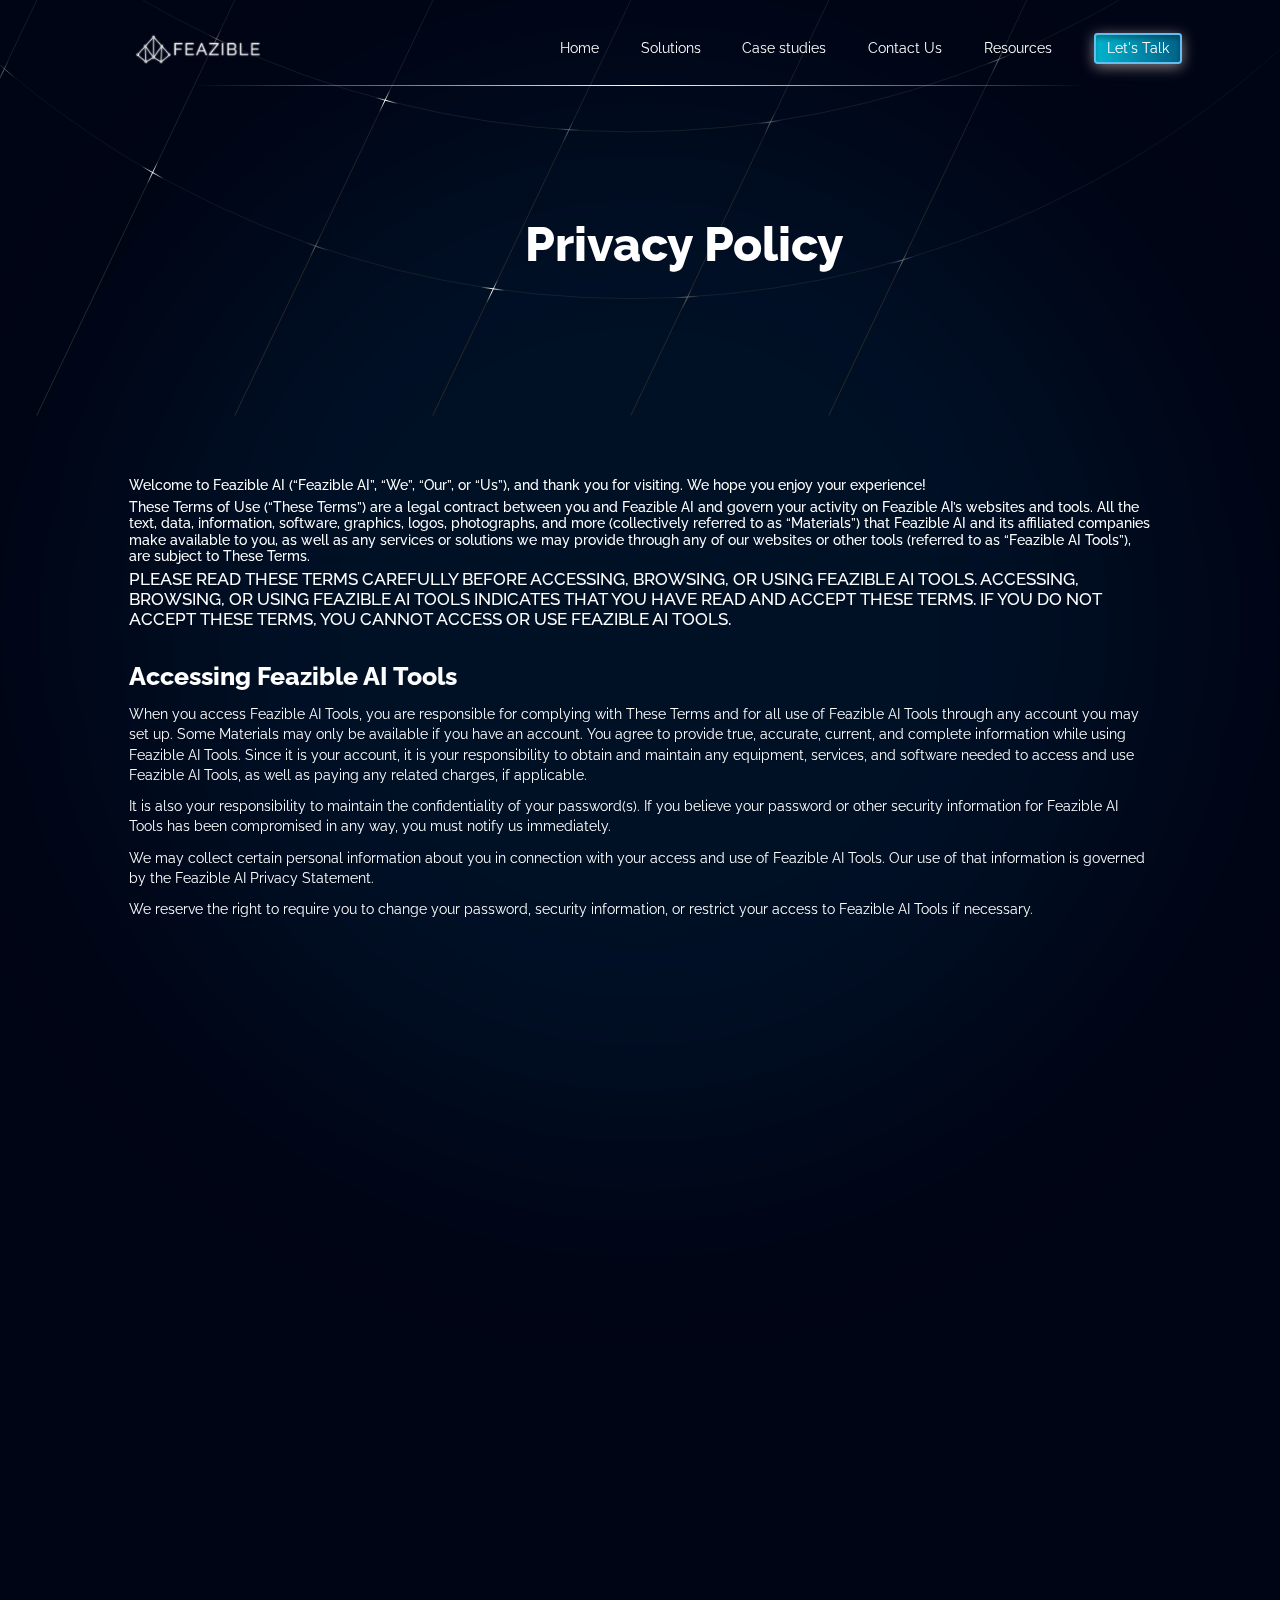
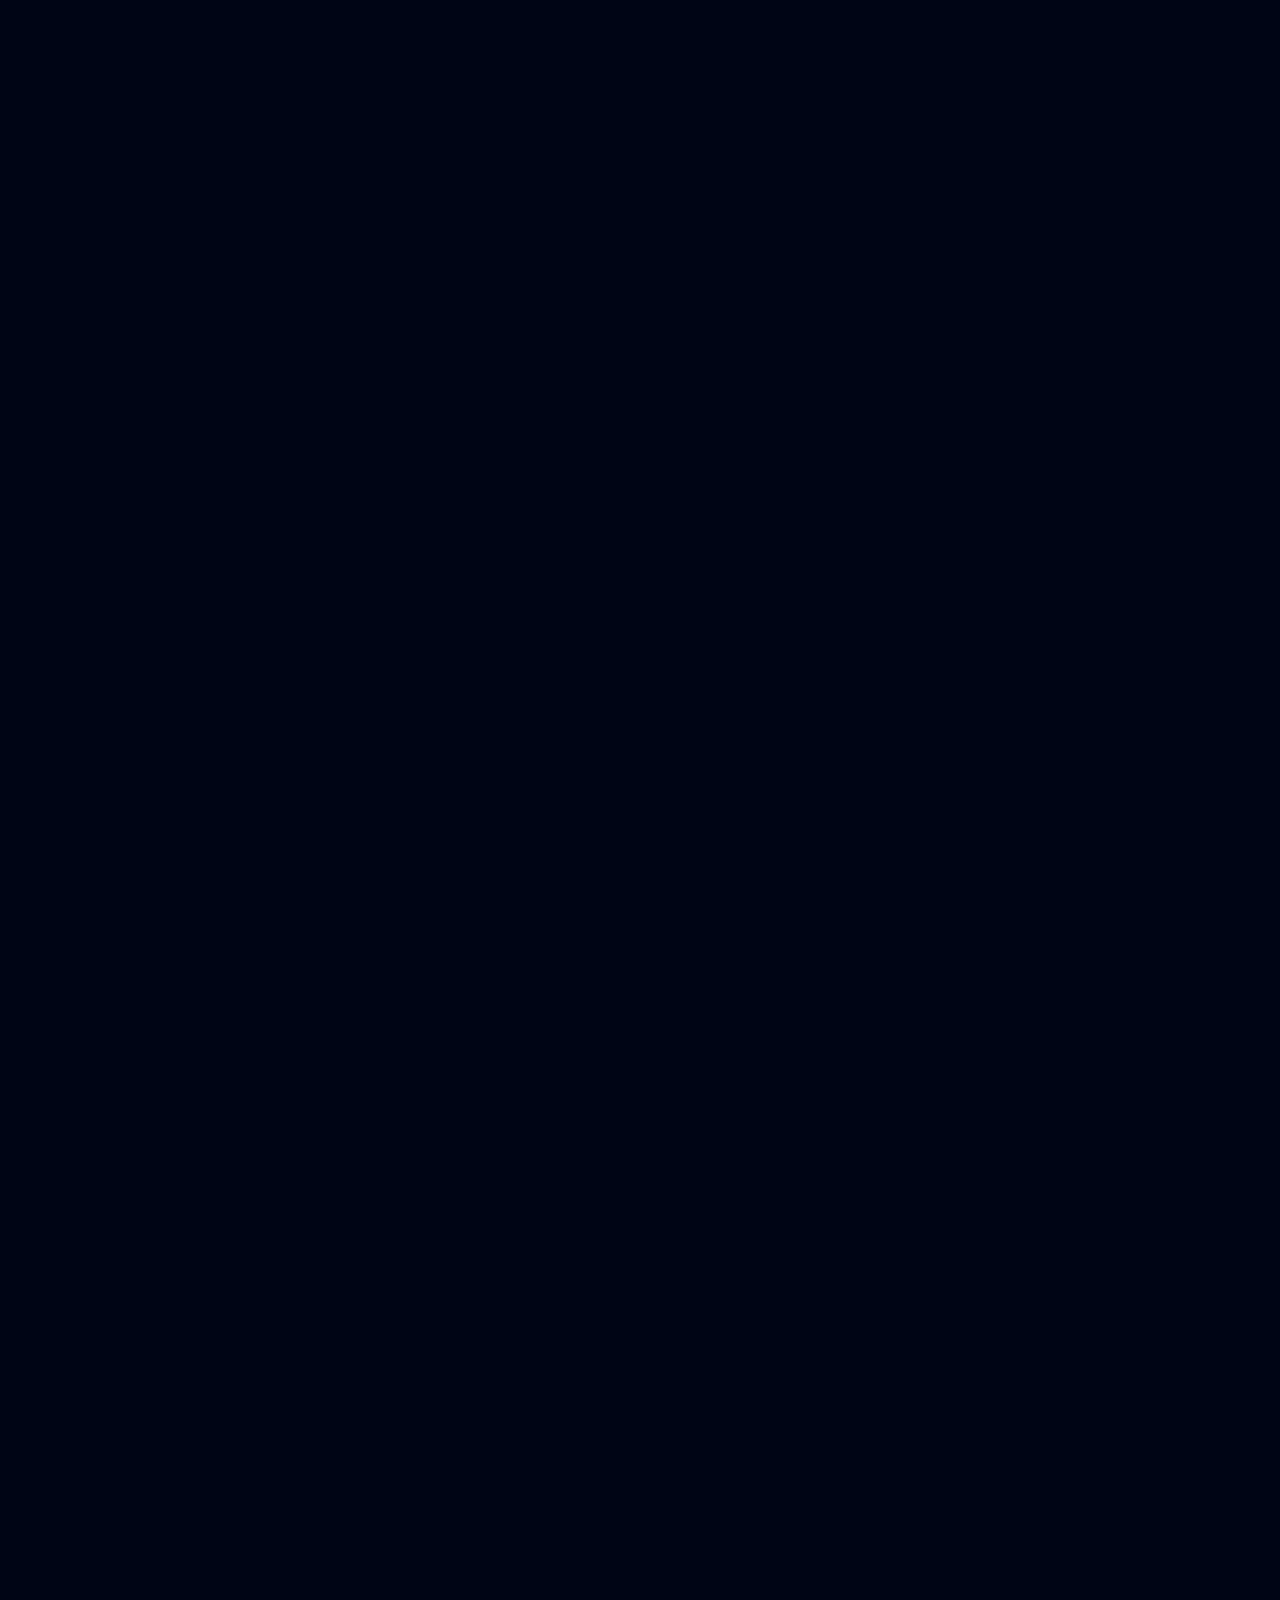
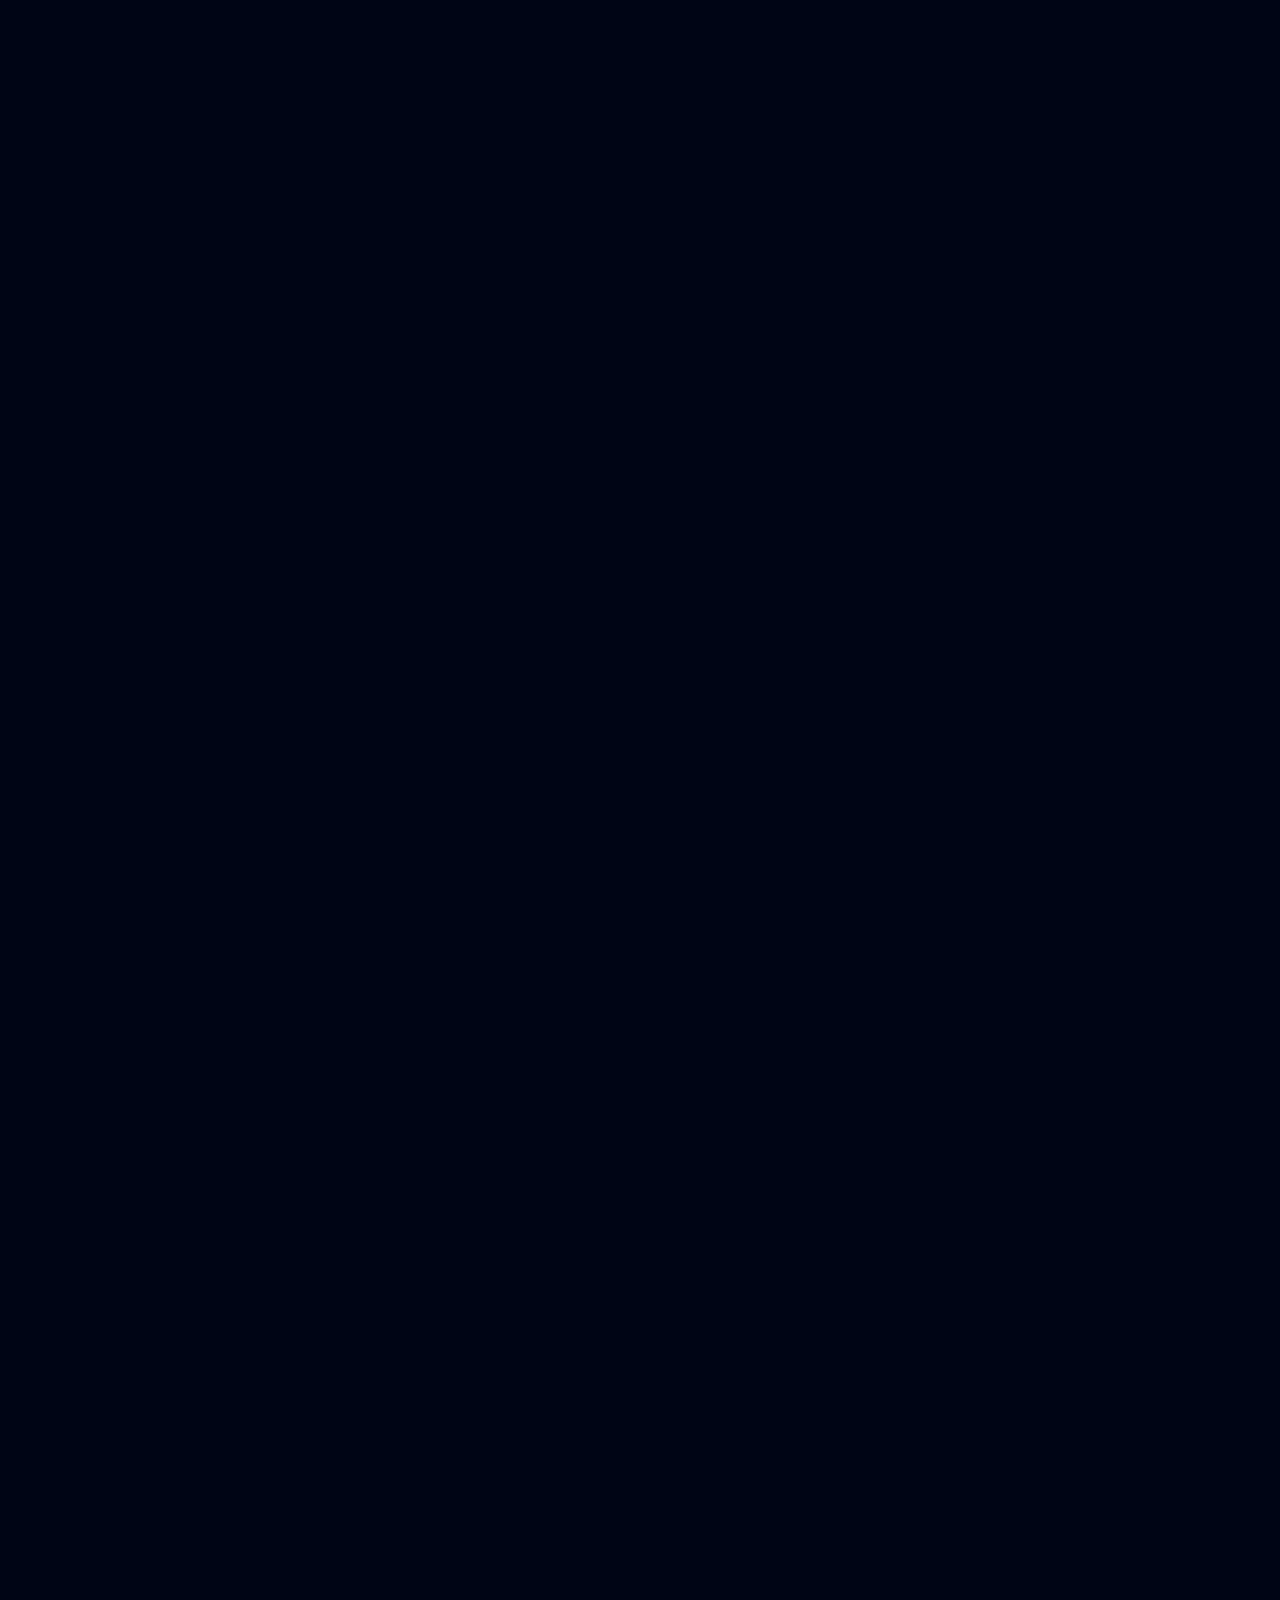
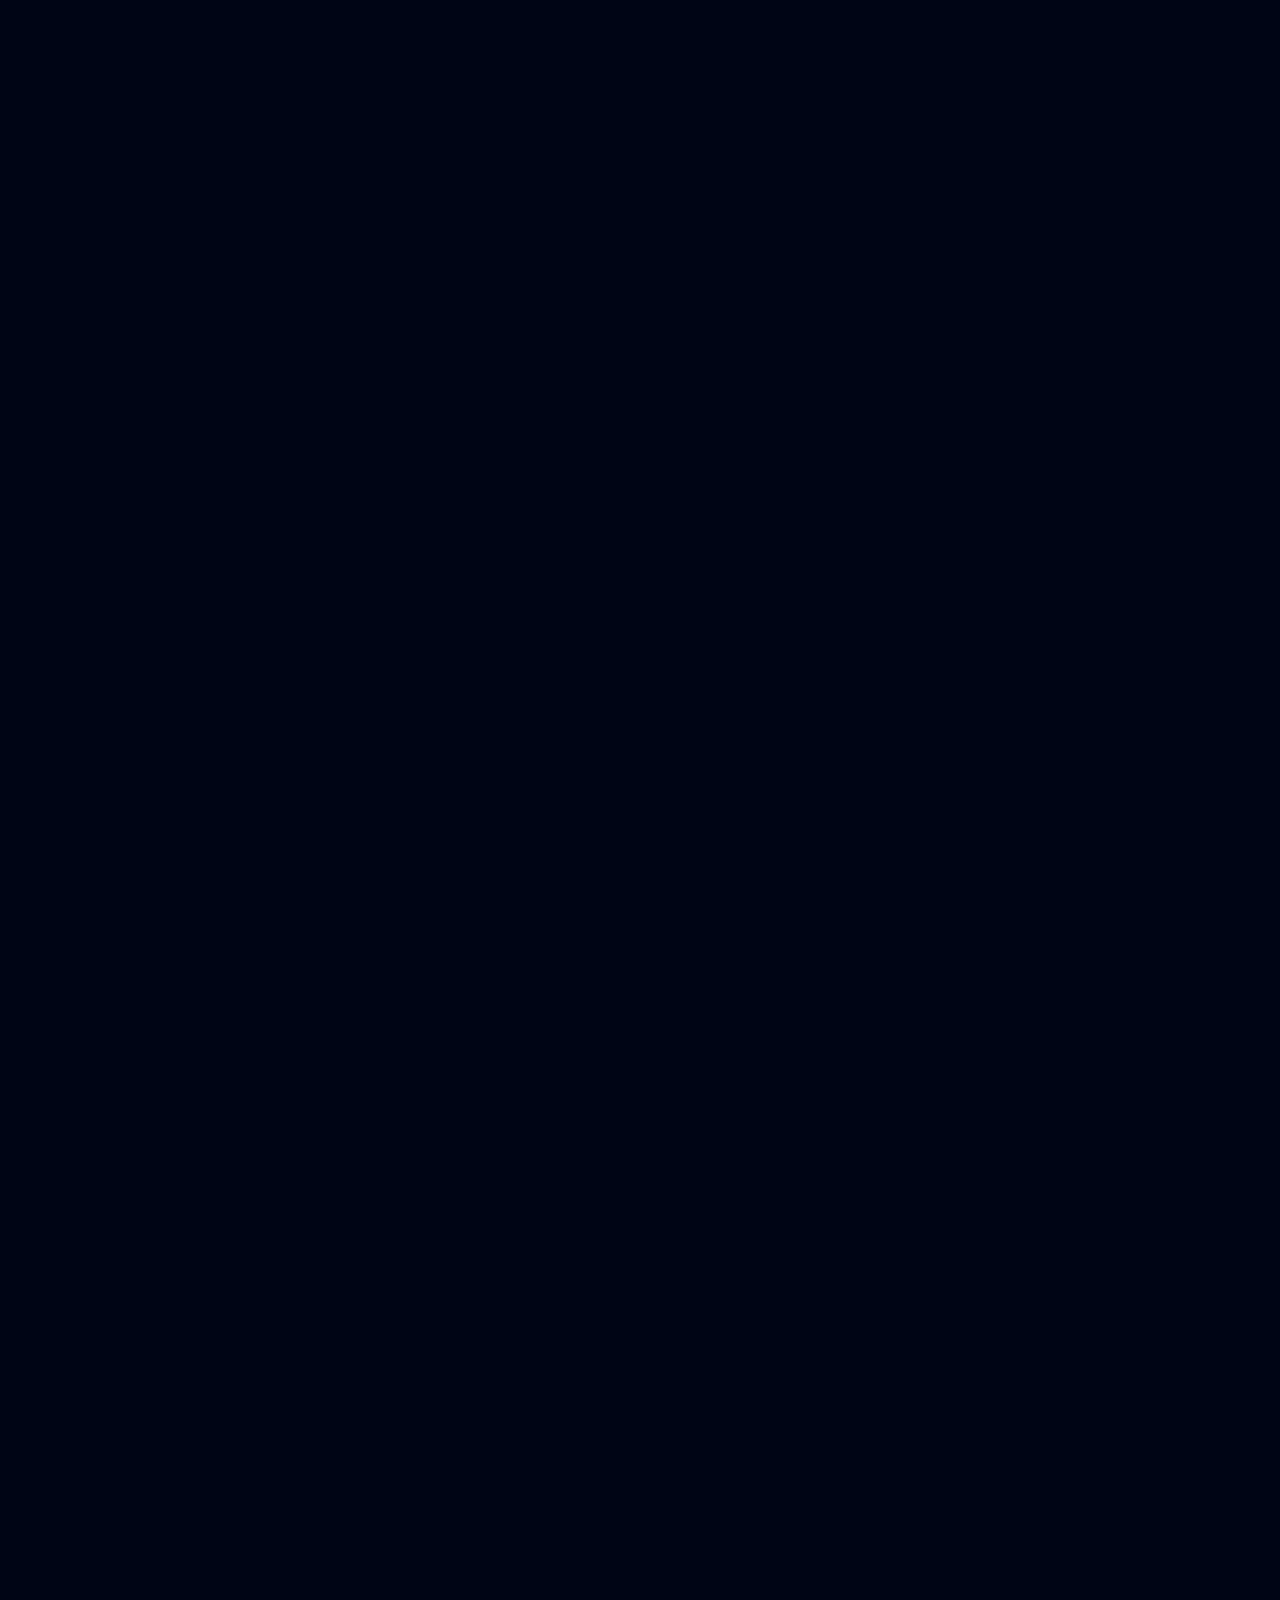
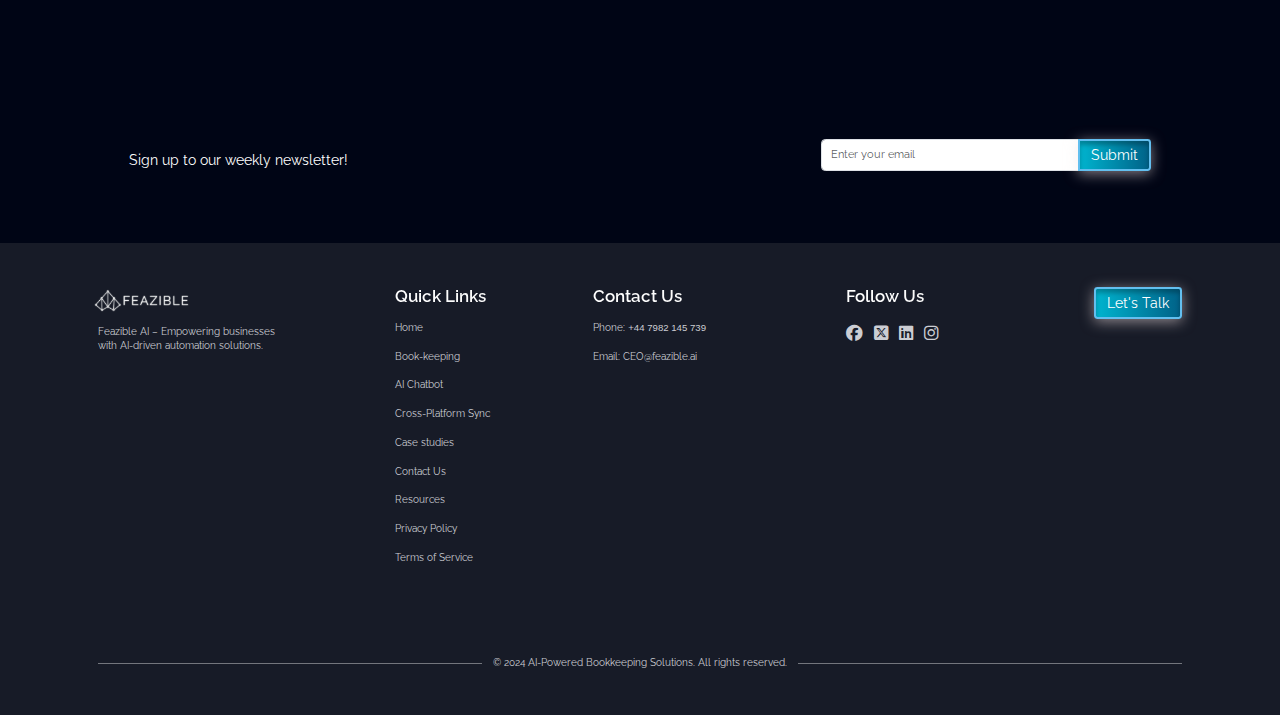
<file: privacy-policy.html>
<!DOCTYPE html>
<html lang="en">
<head>
    <meta charset="UTF-8">
    <meta name="viewport" content="width=device-width, initial-scale=1.0">
    <link rel="icon" href="favicon.ico" type="image/x-icon">
    <link rel="shortcut icon" href="favicon.ico" type="image/x-icon">
    <title>Feazible AI - Privacy Policy</title>

    <!-- .......... stylesheets .......... -->
    <link rel="stylesheet" href="assets/css/bootstrap.min.css">
    <link rel="stylesheet" href="assets/css/owl.carousel.min.css">
    <link rel="stylesheet" href="assets/css/style.css">
    <link rel="stylesheet" href="assets/css/aos.css">
    <link rel="stylesheet" href="assets/css/fontawesome.min.css">
    <link href="https://fonts.googleapis.com/css2?family=Raleway:wght@100;300;400;500;700;900&display=swap" rel="stylesheet">
    <script>
        !function(f,b,e,v,n,t,s)
        {if(f.fbq)return;n=f.fbq=function(){n.callMethod?
        n.callMethod.apply(n,arguments):n.queue.push(arguments)};
        if(!f._fbq)f._fbq=n;n.push=n;n.loaded=!0;n.version='2.0';
        n.queue=[];t=b.createElement(e);t.async=!0;
        t.src=v;s=b.getElementsByTagName(e)[0];
        s.parentNode.insertBefore(t,s)}(window,document,'script',
        'https://connect.facebook.net/en_US/fbevents.js');
        fbq('init', '1139660351019695'); 
        fbq('track', 'PageView');
    </script>
    <noscript>
         <img height="1" width="1" 
        src="https://www.facebook.com/tr?id=1139660351019695&ev=PageView
        &noscript=1"/>
    </noscript>
</head>
<body style="font-family: 'Raleway', sans-serif;">
    <!-- __________________ start header area  __________________ -->
    <header class="header fixed-top">
        
        <div class="container container_lg">
            <nav class="navbar navbar-expand-xl d-flex justify-content-between py-0">
                <a class="navbar-brand py-0" href="index.html">
                    <img style="width: 200px; transform: scale(5);" class="header_logo" src="assets/img/logonew.png" alt="feazible ai">
                </a>
                <div class="header_backDrop"></div>
                <div class="header_navContent" id="header_navContent">
                    <ul class="navbar-nav">
                        <li class="nav-item">
                            <a class="nav-link" href="index.html">Home</a>
                        </li>
                        <li class="nav-item dropdown">
                            <a class="nav-link" href="#" id="solutionsDropdown" role="button" data-bs-toggle="dropdown" aria-expanded="false">
                                Solutions
                            </a>
                            <ul class="dropdown-menu" aria-labelledby="solutionsDropdown">
                                <li><a class="dropdown-item" href="book-keeping.html">Book-keeping</a></li>
                                <li><a class="dropdown-item" href="chatbot.html">AI Chatbot</a></li>
                                <li><a class="dropdown-item" href="data-sync.html">Cross-Platform Sync</a></li>
                            </ul>
                        </li>
                        <li class="nav-item">
                            <a class="nav-link" href="case-studies.html">Case studies</a>
                        </li>
                        <li class="nav-item">
                            <a class="nav-link" href="contact-us.html">Contact Us</a>
                        </li>
                        <li class="nav-item">
                            <a class="nav-link" href="resources.html">Resources</a>
                        </li>
                        <li class="nav-item">
                            <a class="btn btn_primary lets-talk-button" href="https://calendly.com/feazibleai">Let's talk</a>
                        </li>
                    </ul>
                </div>
                <button class="navbar-toggler menu_toggleBtn" type="button">
                    <span></span>
                    <span></span>
                </button>
            </nav>
        </div>
    </header>
    <!-- __________________ end header area  __________________ -->

    <!-- __________________ start main area  __________________ -->
    <main class="main">
        <!-- ... start hero section ... -->
        <section class="hero_section">
            <div class="container">
                <div class="row gy-4">
                    <div class="col-12 text-center">
                        <div class="hero_content">
                            <h1 class="hero_title">Privacy Policy</h1>
                            
                        </div>
                    </div>
                </div>
            </div>
        </section>
        <!-- ... end hero section ... -->

        <!-- ... start privacy content ... -->
        <section class="challenges_section">
            <div class="container">
                <div class="challenges_content">
                    <div class="row">
                        <div class="col-12">
                            <div class="mb-5" data-aos="fade-up">
                                <div class="challenges_list">
                                    <h5>Welcome to Feazible AI (“Feazible AI”, “We”, “Our”, or “Us”), and thank you for visiting. We hope you enjoy your experience!</h5>
                                    <h5>These Terms of Use (“These Terms”) are a legal contract between you and Feazible AI and govern your activity on Feazible AI’s websites and tools. All the text, data, information, software, graphics, logos, photographs, and more (collectively referred to as “Materials”) that Feazible AI and its affiliated companies make available to you, as well as any services or solutions we may provide through any of our websites or other tools (referred to as “Feazible AI Tools”), are subject to These Terms.</h5>
                                    <h4>PLEASE READ THESE TERMS CAREFULLY BEFORE ACCESSING, BROWSING, OR USING FEAZIBLE AI TOOLS. ACCESSING, BROWSING, OR USING FEAZIBLE AI TOOLS INDICATES THAT YOU HAVE READ AND ACCEPT THESE TERMS. IF YOU DO NOT ACCEPT THESE TERMS, YOU CANNOT ACCESS OR USE FEAZIBLE AI TOOLS.</h4>
                                    
                                </div>
                            </div>

                            <div class="mb-5" data-aos="fade-up">
                                <h2 class="section_subtitle">Accessing Feazible AI Tools</h2>
                                <div class="challenges_list">
                                    <p>When you access Feazible AI Tools, you are responsible for complying with These Terms and for all use of Feazible AI Tools through any account you may set up. Some Materials may only be available if you have an account. You agree to provide true, accurate, current, and complete information while using Feazible AI Tools. Since it is your account, it is your responsibility to obtain and maintain any equipment, services, and software needed to access and use Feazible AI Tools, as well as paying any related charges, if applicable.</p>
                                    <p>It is also your responsibility to maintain the confidentiality of your password(s). If you believe your password or other security information for Feazible AI Tools has been compromised in any way, you must notify us immediately.</p>
                                    <p>We may collect certain personal information about you in connection with your access and use of Feazible AI Tools. Our use of that information is governed by the Feazible AI Privacy Statement.</p>
                                    <p>We reserve the right to require you to change your password, security information, or restrict your access to Feazible AI Tools if necessary.</p>
                                    
                                </div>
                            </div>

                            <div class="mb-5" data-aos="fade-up">
                                <h2 class="section_subtitle">Your Permitted Use of Feazible AI Tools
                                </h2>
                                <div class="challenges_list">
                                    <p>You are permitted to use Feazible AI Tools for your personal or business purposes when considering or using Feazible AI’s solutions for your business (“Permitted Uses”).</p>
                                    <p>We hereby grant you a limited, personal, non-exclusive, and non-transferable license during the authorized term to use and display the Materials only in connection with Permitted Uses. Your right to use the Materials is contingent upon your acceptance and compliance with These Terms. You do not have any other rights in Feazible AI Tools or Materials, and you may not modify, edit, copy, reproduce, create derivative works of, reverse engineer, alter, enhance, or in any way exploit Feazible AI Tools or Materials unless authorized in writing by us.</p>
                                    <p>If we allow you to make copies of any Feazible AI Tools while engaged in Permitted Uses, you must retain all of Feazible AI’s copyright and proprietary notices as they appear on Feazible AI Tools.</p>
                                    
                                </div>
                            </div>

                            <div class="mb-5" data-aos="fade-up">
                                <h2 class="section_subtitle">Unauthorized Use of Feazible AI Tools, Acceptable Use Policy
                                </h2>
                                <div class="challenges_list">
                                    <p>We authorize your limited use of Feazible AI Tools. Any use beyond the Permitted Uses is prohibited and constitutes unauthorized use of Feazible AI Tools. This is because all rights in Feazible AI Tools and Materials remain the property of Feazible AI or its affiliated entities.</p>
                                    <p>Unauthorized use of Feazible AI Tools and Materials may violate intellectual property laws, both in the U.S. and internationally. We want to prevent such violations, so we encourage you to follow Feazible AI’s Acceptable Use Policy at all times when using Feazible AI Tools or any solutions provided by Feazible AI.</p>
                                    
                                    
                                </div>
                            </div>

                            <div class="mb-5" data-aos="fade-up">
                                <h2 class="section_subtitle">Terminating Your Use of Feazible AI Tools
                                </h2>
                                <div class="challenges_list">
                                    <p>We, or you, may terminate your use of Feazible AI Tools at any time. Your use of Feazible AI Tools will automatically terminate if you breach any of These Terms. To clarify:</p>
                                    <ul>
                                        <li>
                                            Unless otherwise agreed in writing, we may terminate, suspend, or modify your registration with, or access to, all or part of Feazible AI Tools without notice, at any time and for any reason.
                                        </li>
                                        <li>You may discontinue your access to and use of Feazible AI Tools at any time. In the event of automatic termination for breach, you must immediately destroy any downloaded or printed Materials (and any copies thereof).</li>
                                        <li>Termination of solutions acquired through Feazible AI will be governed by other agreements (as defined in the section titled “Other Agreements; Our Solutions”) and may not necessarily impact your use of those solutions, but could affect the user experience.</li>
                                    </ul>
                                    
                                </div>
                            </div>

                            <div class="mb-5" data-aos="fade-up">
                                <h2 class="section_subtitle">Disclaimers</h2>
                                <div class="challenges_list">
                                    <h4>FEAZIBLE AI TOOLS ARE PROVIDED "AS IS" AND "WITH ALL FAULTS." THE ENTIRE RISK AS TO THE QUALITY AND PERFORMANCE OF FEAZIBLE AI TOOLS IS WITH YOU.</h4>
                                    <h4>FEAZIBLE AI EXPRESSLY DISCLAIMS ALL WARRANTIES OF ANY KIND (EXPRESS, IMPLIED, OR STATUTORY) WITH RESPECT TO FEAZIBLE AI TOOLS, INCLUDING BUT NOT LIMITED TO ANY IMPLIED OR STATUTORY WARRANTIES OF MERCHANTABILITY, FITNESS FOR A PARTICULAR PURPOSE, TITLE, AND NON-INFRINGEMENT OF INTELLECTUAL PROPERTY RIGHTS.</h4>
                                    <h4>THIS MEANS THAT FEAZIBLE AI DOES NOT GUARANTEE THAT FEAZIBLE AI TOOLS WILL BE FREE OF PROBLEMS. Without limiting the generality of the foregoing, Feazible AI makes no warranty that Feazible AI Tools will meet your requirements, will be uninterrupted, timely, secure, or error-free, or that defects in Feazible AI Tools will be corrected. Feazible AI makes no warranty as to the results you may obtain from the use of Feazible AI Tools or the accuracy or reliability of any information obtained through Feazible AI Tools. No advice or information, whether oral or written, obtained by you from Feazible AI, its subsidiaries, affiliates, or suppliers (collectively, "The Feazible AI Parties") shall create any warranty. Feazible AI disclaims all equitable indemnities.</h4>
                                    <h4>Warranties related to solutions acquired through Feazible AI Tools will be governed by Other Agreements (as defined in the section titled “Other Agreements; Our Solutions”).</h4>
                                    
                                </div>
                            </div>

                            <div class="mb-5" data-aos="fade-up">
                                <h2 class="section_subtitle">Limitation of Liability</h2>
                                <div class="challenges_list">
                                    <h4>IN NO EVENT WILL ANY OF THE FEAZIBLE AI PARTIES BE LIABLE FOR (A) ANY INDIRECT, SPECIAL, CONSEQUENTIAL, PUNITIVE, OR EXEMPLARY DAMAGES OR (B) DAMAGES THAT ARE MORE THAN ONE HUNDRED UNITED STATES DOLLARS (US$100.00) IN TOTAL (INCLUDING, WITHOUT LIMITATION, THOSE RESULTING FROM LOSS OF REVENUES, LOST PROFITS, LOSS OF GOODWILL, LOSS OF USE, BUSINESS INTERRUPTION, OR OTHER INTANGIBLE LOSSES), ARISING OUT OF OR IN CONNECTION WITH FEAZIBLE AI TOOLS (INCLUDING, WITHOUT LIMITATION, USE, INABILITY TO USE, OR THE RESULTS OF USE OF FEAZIBLE AI TOOLS), WHETHER SUCH DAMAGES ARE BASED ON WARRANTY, CONTRACT, TORT, STATUTE, OR ANY OTHER LEGAL THEORY AND EVEN IF THE FEAZIBLE AI PARTIES HAVE BEEN ADVISED (OR SHOULD HAVE KNOWN) OF THE POSSIBILITY OF SUCH DAMAGES.</h4>
                                    <ul>
                                        <li>Exclusions and Limitations: Some jurisdictions do not allow the exclusion of certain warranties or the limitation or exclusion of liability for certain damages. Therefore, some of the above disclaimers and limitations of liability may not apply to you. To the extent the Feazible AI Parties may not, as a matter of applicable law, disclaim any implied warranty or limit their liabilities, the scope and duration of such warranty and the extent of the Feazible AI Parties’ liability shall be limited to the minimum amount permitted under such applicable law.</li>
                                        
                                    </ul>
                                    <p>Limitations of liability related to solutions acquired through Feazible AI Tools will be governed by Other Agreements (as defined in the section titled “Other Agreements; Our Solutions”).</p>
                                </div>
                            </div>

                            <div class="mb-5" data-aos="fade-up">
                                <h2 class="section_subtitle">Other Agreements; Our Solutions</h2>
                                <div class="challenges_list">
                                    <p>Feazible AI may provide solutions such as hardware, software, platform-as-a-service, application-as-a-service, support services, professional services, and other solutions (collectively, “Feazible AI Solutions”), or access to Feazible AI Tools under the terms of a separate agreement between you and Feazible AI ("Other Agreement"). Feazible AI’s obligations regarding any Feazible AI Solutions or Feazible AI Tools provided to you under any Other Agreement will be governed by the terms of that Other Agreement. These Terms will not be deemed or construed to alter the terms of any Other Agreement. If there is any inconsistency between These Terms and any Other Agreement, the Other Agreement will take precedence.
                                    </p>
        
                                </div>
                            </div>

                            <div class="mb-5" data-aos="fade-up">
                                <h2 class="section_subtitle">Feazible AI May Modify Feazible AI Tools</h2>
                                <div class="challenges_list">
                                    <p>Feazible AI reserves the right to modify, suspend, or discontinue Feazible AI Tools at any time without notice. However, we would like you to be aware of the following:
                                    </p>
                                    <ul>
                                        <li>Feazible AI may make changes to Feazible AI Tools, the Materials, or Feazible AI Solutions and prices described in Feazible AI Tools, at any time without notice.</li>
                                        <li>Feazible AI Tools may become outdated, and Feazible AI makes no commitment to update them.</li>
                                        <li>Information published on Feazible AI Tools may refer to programs or Feazible AI Solutions not available in your country.</li>
                                    </ul>
        
                                </div>
                            </div>

                            <div class="mb-5" data-aos="fade-up">
                                <h2 class="section_subtitle">Your Submission(s) to Feazible AI Tools
                                </h2>
                                <div class="challenges_list">
                                    <p>Certain areas of Feazible AI Tools (e.g., community forums, review sections, customer feedback areas, etc.) may allow you to submit feedback, information, data, text, software, music, sound, photographs, graphics, video, messages, or other materials, including requests for new features or enhancements (each, a "User Submission"). You agree that you are solely responsible for all of your User Submissions and that any such User Submission is considered non-confidential and non-proprietary. Furthermore, Feazible AI does not guarantee that you will have the ability to edit or delete any User Submission you have submitted, nor is Feazible AI obligated to use or respond to any User Submission.
                                    </p>
                                    <p>By submitting any User Submission, you represent and warrant that:
                                    </p>
                                    <ul>
                                        <li>You are at least 13 years old;</li>
                                        <li>You own all rights in your User Submissions (including, without limitation, all rights to the text, code, audio, video, or digital recording and the performance contained in your User Submissions) or, alternatively, you have acquired all necessary rights in your User Submissions to enable you to grant Feazible AI the rights described in These Terms;
                                        </li>
                                        <li>You have paid and will pay in full all license fees, clearance fees, and other financial obligations, of any kind, arising from any use or commercial exploitation of your User Submissions;
                                        </li>
                                        <li>You are the individual pictured and/or heard in your User Submissions or, alternatively, you have obtained permission from each person (including consent from parents or guardians for any individual under the age of eighteen (18)) who appears and/or is heard in your User Submissions to grant the rights to Feazible AI as described in These Terms;
                                        </li>
                                        <li>Your User Submissions do not infringe any copyright, trademark, patent, trade secret, or other intellectual property rights, privacy rights, or other legal or moral rights of any third party;</li>
                                        <li>You voluntarily agree to waive all "moral rights" in your User Submissions;</li>
                                        <li>Any information contained in your User Submission is not known by you to be false, inaccurate, or misleading;</li>
                                        <li>Your User Submission does not violate any law (including but not limited to, those governing export control, consumer protection, unfair competition, anti-discrimination, or false advertising);</li>
                                        <li>Your User Submission is not, and may not reasonably be considered, defamatory, libelous, hateful, racially, ethnically, religiously, or otherwise offensive, threatening, or harassing to any individual, organization, or corporation, vulgar, obscene, or invasive of another's privacy;</li>
                                        <li>You were not and will not be compensated or granted any consideration by any third party for your User Submission;</li>
                                        <li>Your User Submission does not incorporate materials from a third-party website or include addresses, email addresses, contact information, or phone numbers (other than your own);</li>
                                        <li>Your User Submission does not contain any viruses, worms, spyware, adware, or other harmful software or programs;</li>
                                        <li>Your User Submission does not contain any confidential, proprietary, or personal information; and</li>
                                        <li>Your User Submission does not contain or constitute any unsolicited or unauthorized advertising, promotional materials, junk mail, spam, chain letters, pyramid schemes, or any other form of solicitation.</li>
                                    </ul>

                                    <p>By submitting a User Submission, you grant Feazible AI an irrevocable, perpetual, transferable, non-exclusive, fully-paid, worldwide, royalty-free license (sublicensable through multiple tiers) to:</p>

                                    <ul>
                                        <li>Use, distribute, reproduce, modify, adapt, create derivative works from, publish, translate, publicly perform, and publicly display your User Submissions (or any modification thereof), in whole or in part, in any format or medium now known or later developed;</li>
                                        <li>Make, have made, use, sell, offer for sale, and import your User Submissions (or any modification thereof), in whole or in part, for any purpose;</li>
                                        <li>Use (and permit others to use) your User Submission in any manner and for any purpose (including, without limitation, commercial purposes) that Feazible AI deems appropriate at its sole discretion (including, without limitation, to incorporate your User Submission or any modification thereto, in whole or in part, into any technology, product, or service); and
                                        </li>
                                        <li>Display advertisements in connection with your User Submissions and to use your User Submissions for advertising and promotional purposes.</li>

                                    </ul>

                                    <p>Feazible AI may, but is not obligated to, pre-screen User Submissions or monitor any area of Feazible AI Tools where User Submissions may be submitted. Feazible AI is not required to host, display, or distribute any User Submissions and may remove or refuse any User Submissions at any time for any reason. Feazible AI is not responsible for any loss, theft, or damage of any kind to any User Submissions. Furthermore, you agree that Feazible AI may freely disclose your User Submission to any third party without any obligation of confidence.</p>
        
                                </div>
                            </div>

                            <div class="mb-5" data-aos="fade-up">
                                <h2 class="section_subtitle">Intellectual Property Rights</h2>
                                <div class="challenges_list">
                                    <p>Feazible AI respects the intellectual property rights of others and asks that you do the same. We may, in appropriate circumstances and at our discretion, terminate access to Feazible AI Tools for users who infringe the intellectual property rights of others. If you believe that your work is the subject of copyright or trademark infringement and appears on Feazible AI Tools, please contact us by following the procedures outlined on our website.</p>
                                </div>
                            </div>

                            <div class="mb-5" data-aos="fade-up">
                                <h2 class="section_subtitle">U.S. Government Restricted Rights</h2>
                                <div class="challenges_list">
                                    <p>Any Materials downloaded by or on behalf of the United States of America, its agencies, and/or instrumentalities (“U.S. Government”) are subject to the provisions of FAR 12.211 – “Technical Data” and FAR 12.212 – “Computer Software,” or to clauses providing Feazible AI equivalent protections under DFARS or other agency-specific regulations.</p>
                                </div>
                            </div>

                            <div class="mb-5" data-aos="fade-up">
                                <h2 class="section_subtitle">Global Trade and Sanctions Laws and Regulations</h2>
                                <div class="challenges_list">
                                    <p>Feazible AI administers Feazible AI Tools from its offices in the United Kingdom. Feazible AI makes no representation that Feazible AI Tools are appropriate or available for use outside the UK, and access to Feazible AI Tools from territories where their content is illegal or restricted is prohibited.</p>
                                    <p>If you choose to access Feazible AI Tools from outside the UK, you do so on your own initiative and are responsible for compliance with applicable laws.</p>
                                    <p>You agree to comply with all export and re-export restrictions and regulations of the United Kingdom, the European Union, the United States, and any other applicable authorities in connection with your use of Feazible AI Tools. You agree not to, in violation of any laws, transfer, export, or re-export any Materials to a prohibited country or otherwise violate any export control laws. In particular, without limitation, the Materials may not be exported or re-exported, directly or indirectly, to:</p>
                                    <ul>
                                        <li>(i) embargoed or sanctioned countries or territories (currently including but not limited to Cuba, Iran, North Korea, Syria, and the Crimea region) or to nationals or parties from those countries;</li>
                                        <li>(ii) any party engaged in prohibited proliferation activities or for any prohibited or restricted end use;</li>
                                        <li>(iii) any parties subject to sanctions, trade control restrictions, or blocking measures, including those designated on any UK government, U.S. government, or EU restricted or denied parties lists.</li>

                                    </ul>
                                    <p>These lists can be found at the following links:
                                    </p>
                                    <ul>
                                        <li>UK Sanctions List</li>
                                        <li>U.S. Consolidated Screening List</li>
                                        <li>
                                            <a href="https://www.eeas.europa.eu/_en" class="text-blue-600 hover:text-blue-700 underline">
                                                European Union Sanctions List
                                            </a>
                                        </li>
                                    </ul>
                                    <p>
                                        By using any Materials subject to such restrictions and regulations, you represent and warrant that you are not located in, under the control of, or a national or resident of any such country or on any such restricted lists.
                                    </p>
                                </div>
                            </div>

                            <div class="mb-5" data-aos="fade-up">
                                <h2 class="section_subtitle">Indemnification</h2>
                                <div class="challenges_list">
                                    <p>You agree to indemnify, defend, and hold harmless Feazible AI and its affiliates, officers, directors, employees, and agents ("The Feazible AI Parties") from and against any and all claims, liabilities, damages, losses, costs, expenses, or fees (including reasonable attorneys’ fees) that such parties may incur as a result of or arising from your (or anyone using your account’s) violation of These Terms. Feazible AI reserves the right to assume the exclusive defense and control of any matter otherwise subject to indemnification by you and, in such case, you agree to cooperate with Feazible AI’s defense of such claim.</p>
        
                                </div>
                            </div>

                            <div class="mb-5" data-aos="fade-up">
                                <h2 class="section_subtitle">Electronic Communications</h2>
                                <div class="challenges_list">
                                    <p>When you visit Feazible AI Tools or send emails to Feazible AI, you are communicating with Feazible AI electronically. We may respond to you by email or by posting notices on Feazible AI Tools. You agree that all such notices, disclosures, and other communications provided to you electronically satisfy any legal requirement that such communications be in writing.</p>
        
                                </div>
                            </div>

                            <div class="mb-5" data-aos="fade-up">
                                <h2 class="section_subtitle">Ownership</h2>
                                <div class="challenges_list">
                                    <p>Unless otherwise specified in These Terms, all Materials, as well as the arrangement of them on Feazible AI Tools, are the sole property of Feazible AI. All rights not expressly granted herein are reserved. Except as required or limited by applicable law, any reproduction, distribution, modification, retransmission, or publication of any copyrighted material is strictly prohibited without the express written consent of the copyright owner or licensor.</p>
                                </div>
                            </div>

                            <div class="mb-5" data-aos="fade-up">
                                <h2 class="section_subtitle">Entire Agreement for Everyone
                                </h2>
                                <div class="challenges_list">
                                    <p>These Terms, together with any additional terms to which you agree when using particular elements of Feazible AI Tools, constitute the entire and exclusive agreement between you and Feazible AI regarding the subject matter hereof, superseding any prior agreements or negotiations between you and Feazible AI regarding the same. The Feazible AI Parties are third-party beneficiaries of the provisions in These Terms that reference them.</p>
                                </div>
                            </div>

                            <div class="mb-5" data-aos="fade-up">
                                <h2 class="section_subtitle">Governing Law
                                </h2>
                                <div class="challenges_list">
                                    <p>These Terms shall be governed by the laws of England and Wales. Your actual place of residence or business may have other local legal requirements that apply to These Terms. All lawsuits arising from or related to These Terms or your use of Feazible AI Tools shall be brought in the courts located in England and Wales, and you irrevocably submit to the jurisdiction of such courts for such purposes.</p>
                                </div>
                            </div>

                            <div class="mb-5" data-aos="fade-up">
                                <h2 class="section_subtitle">Miscellaneous
                                </h2>
                                <div class="challenges_list">
                                    <p>The failure of Feazible AI to exercise or enforce any right or provision of These Terms shall not constitute a waiver of such right or provision. If any provision of These Terms is found by a court of competent jurisdiction to be invalid, you nevertheless agree that the court should endeavor to give effect to the remaining terms. The section titles in These Terms are for convenience only and have no legal or contractual effect. These Terms shall remain in full force and effect notwithstanding any termination of your use of Feazible AI Tools. These Terms, and any rights and licenses granted hereunder, may not be transferred or assigned by you, but may be assigned by Feazible AI without restriction.</p>
                                </div>
                            </div>

                            <div class="mb-5" data-aos="fade-up">
                                <h2 class="section_subtitle">California Consumer Notice

                                </h2>
                                <div class="challenges_list">
                                    <p>Under California Civil Code Section 1789.3, California users are entitled to the following consumer rights notice: Feazible AI Tools are provided by Feazible AI. If you have a question or complaint regarding Feazible AI Tools, please contact Customer Service. You may also contact us by writing to Feazible AI’s legal department at [Insert Address]. California residents may reach the Complaint Assistance Unit of the Division of Consumer Services of the California Department of Consumer Affairs by post at 1625 North Market Blvd., Sacramento, CA 95834, or by telephone at (916) 445-1254 or (800) 952-5210, or TDD (916) 322-1700.</p>
                                </div>
                            </div>

                            <div class="mb-5" data-aos="fade-up">
                                <hr>
                                <h2 class="section_subtitle">Feazible AI May Modify These Terms of Use

                                </h2>
                                <div class="challenges_list">
                                    <p>Feazible AI may, in its sole and absolute discretion, change These Terms (including any other documents that are referenced in or linked to from These Terms) from time to time. Feazible AI will post notice of such changes on Feazible AI Tools as applicable. If you object to any such changes, your sole recourse shall be to cease using Feazible AI Tools. Continued use of Feazible AI Tools following notice of any changes shall indicate your acknowledgment of such changes and agreement to be bound by the terms and conditions of such changes. Certain provisions of These Terms may be superseded by expressly-designated legal notices or terms located on particular pages of Feazible AI Tools, and in such circumstances, the expressly-designated legal notice or term shall be deemed to be incorporated into These Terms and to supersede the provision(s) of These Terms that are designated as being superseded.</p>
                                </div>
                            </div>

                        </div>
                    </div>
                </div>
            </div>
        </section>
        <!-- ... end privacy content ... -->
        <section class="subscribe_section">
            <div class="container">
                <div class="row gy-3 align-items-center justify-content-between">
                    <div class="col-md-5">
                        <p class="fs_20 mb-0">
                            Sign up to our weekly newsletter!
                        </p>
                    </div>
                    <div class="col-md-5 col-lg-4">
                        <form id="contactForm" onsubmit="return sendEmail(event)">
                            <div class="input-group mb-3">
                                <input type="email" id="email" class="form-control" placeholder="Enter your email" aria-label="Enter your email" required>
                                <button class="btn btn_primary mw_max subscriberEmail submit-request-btn" type="submit">Submit</button>
                            </div>
                            <div id="successMessage" class="success-message">Thank you! Your subscription was successful.</div>
                            <div id="errorMessage" class="error-message">Failed to send your subscription. Please try again.</div>
                        </form>
                    </div>
                </div>
            </div>
        </section>
    </main>
    <!-- __________________ end main area  __________________ -->

    <!-- __________________ start footer area  __________________ -->
    <footer class="footer">
        <div class="container container_lg">
            <div class="footer_top">
                <div class="row g-4">
                    <div class="footer_col_1">
                        <div class="footer_colContent">
                            <a class="footer_brand d-inline-block" href="index.html">
                                <img style="margin-top: -66px; margin-left: -36px; margin-bottom: -66px" class="footer_logo" src="assets/img/logonew.png" alt="feazible ai">
                            </a>
                            <p class="fs_14 c_gray">Feazible AI – Empowering businesses with AI-driven automation solutions.</p>
                        </div>
                    </div>
                    <div class="col-sm-6 col-md-3 footer_col_2">
                        <div class="footer_colContent">
                            <h2 class="footer_colTitle">Quick Links</h2>
                            <ul class="footer_nav two-column-list">
                                <li class="footer_navItem">
                                    <a class="footer_navLink" href="index.html">Home</a>
                                </li>
                                <li class="footer_navItem">
                                    <a class="footer_navLink" href="book-keeping.html">Book-keeping</a>
                                </li>
                                <li class="footer_navItem">
                                    <a class="footer_navLink" href="chatbot.html">AI Chatbot</a>
                                </li>
                                <li class="footer_navItem">
                                    <a class="footer_navLink" href="data-sync.html">Cross-Platform Sync</a>
                                </li>
                                <li class="footer_navItem">
                                    <a class="footer_navLink" href="chatbot.html">Case studies</a>
                                </li>
                                <li class="footer_navItem">
                                    <a class="footer_navLink" href="contact-us.html">Contact Us</a>
                                </li>
                                <li class="footer_navItem">
                                    <a class="footer_navLink" href="resources.html">Resources</a>
                                </li>
                                <li class="footer_navItem">
                                    <a class="footer_navLink" href="privacy-policy.html">Privacy Policy</a>
                                </li>
                                <li class="footer_navItem">
                                    <a class="footer_navLink" href="terms-of-service.html">Terms of Service</a>
                                </li>
                            </ul>
                        </div>
                    </div>
                    
                    <div class="col-sm-6 col-md-3 footer_col_3">
                        <div class="footer_colContent">
                            <h2 class="footer_colTitle">Contact Us</h2>
                            <ul class="footer_nav">
                                <li class="footer_navItem">
                                    Phone: <a class="footer_navLink" href="tel:+447982145739" style="white-space: nowrap; font-family: Arial, sans-serif;">+44 7982 145 739</a>
                                </li>                                
                                
                                <li class="footer_navItem">
                                    Email: <a class="footer_navLink" href="mailto:info@aibookkeeping.com">CEO@feazible.ai</a>
                                </li>
                               
                            </ul>
                        </div>
                    </div>
                    <div class="col-sm-6 col-md-3 footer_col_4">
                        <div class="footer_colContent">
                            <h2 class="footer_colTitle">Follow Us</h2>
                            <ul class="footer_nav footer_social_nav">
                                <li class="footer_navItem">
                                    <a class="footer_navLink" href="https://www.facebook.com/share/1AqGZzyk4V/?mibextid=LQQJ4d" target="_blank"><i class="fa-brands fa-facebook"></i></a>
                                </li>
                                <li class="footer_navItem">
                                    <a class="footer_navLink" href="https://x.com/FeazibleAi" target="_blank"><i class="fa-brands fa-square-x-twitter"></i></a>
                                </li>
                                <li class="footer_navItem">
                                    <a class="footer_navLink" href="https://uk.linkedin.com/in/titas-j-ba8b1b122" target="_blank"><i class="fa-brands fa-linkedin"></i></a>
                                </li>
                                <li class="footer_navItem">
                                    <a class="footer_navLink" href="https://www.instagram.com/feazibleAI" target="_blank"><i class="fa-brands fa-instagram"></i></a>
                                </li>
                            </ul>
                        </div>
                    </div>
                    <div class="col-sm-6 col-md-3 footer_col_5">
                        <div class="footer_colContent text-center text-md-end">
                            <a class="btn btn_primary lets-talk-button" href="https://calendly.com/feazibleai">Let's talk</a>
                        </div>
                    </div>
                </div>
            </div>
            <div class="footer_bottom">
                <span>&copy; 2024 AI-Powered Bookkeeping Solutions. All rights reserved.</span>
            </div>
        </div>
    </footer>
    <!-- __________________ end footer area  __________________ -->

    <!-- .......... scripts .......... -->
    <script src="assets/js/jquery-3.7.1.min.js"></script>
    <script src="assets/js/bootstrap.bundle.min.js"></script>
    <script src="assets/js/owl.carousel.min.js"></script>
    <script src="assets/js/aos.js"></script>
    <script src="assets/js/script.js"></script>
    <script>
        // Add event listener to the "Let's Talk" button
        document.querySelectorAll('.lets-talk-button').forEach(function(button) {
            button.addEventListener('click', function() {
                // Fire the Facebook Pixel 'Lead' event
                fbq('track', 'Lead');
            });
        });
    </script>
    <script>
        // Add event listener to the "Let's Talk" button
        document.querySelectorAll('.subscriberEmail').forEach(function(button) {
            button.addEventListener('click', function() {
                // Fire the Facebook Pixel 'Lead' event
                fbq('track', 'CompleteRegistration');
            });
        });
    </script>

    <style>
        /* Initially hide the success and error messages */
        .success-message,
        .error-message {
            display: none; /* Hidden by default */
        }
    </style>

    <script type="text/javascript">
        // Initialize EmailJS with the updated method
        (function () {
            emailjs.init({
                publicKey: "tq6K0QAFF43gk_tc-" // Replace with your PUBLIC_KEY
            });
        })();

        // Function to handle email sending
        function sendEmail(event) {
            event.preventDefault();

            // Ensure messages are hidden initially after form submission starts
            document.getElementById('successMessage').style.display = 'none';
            document.getElementById('errorMessage').style.display = 'none';

            const templateParams = {
                from_email: document.getElementById('email').value, // Get email from input
            };

            emailjs.send('service_iakimaq', 'template_csm4qpi', templateParams) // Replace with your Service ID and Template ID
                .then(function (response) {
                    console.log('SUCCESS!', response.status, response.text);
                    document.getElementById('successMessage').style.display = 'block'; // Show success message
                    document.getElementById('contactForm').reset(); // Reset form
                })
                .catch(function (error) {
                    console.error('FAILED...', error);
                    document.getElementById('errorMessage').style.display = 'block'; // Show error message
                });

            return false;
        }
    </script>
    <script>
        // Add event listeners for each social media icon
        document.querySelector('.footer_social_nav').addEventListener('click', function(event) {
            if (event.target.closest('a[href*="facebook.com"]')) {
                fbq('trackCustom', 'Clicked Facebook');
            } else if (event.target.closest('a[href*="x.com"]')) {
                fbq('trackCustom', 'Clicked Twitter');
            } else if (event.target.closest('a[href*="linkedin.com"]')) {
                fbq('trackCustom', 'Clicked LinkedIn');
            } else if (event.target.closest('a[href*="instagram.com"]')) {
                fbq('trackCustom', 'Clicked Instagram');
            }
        });
    </script>
    
</body>
</html>
</file>
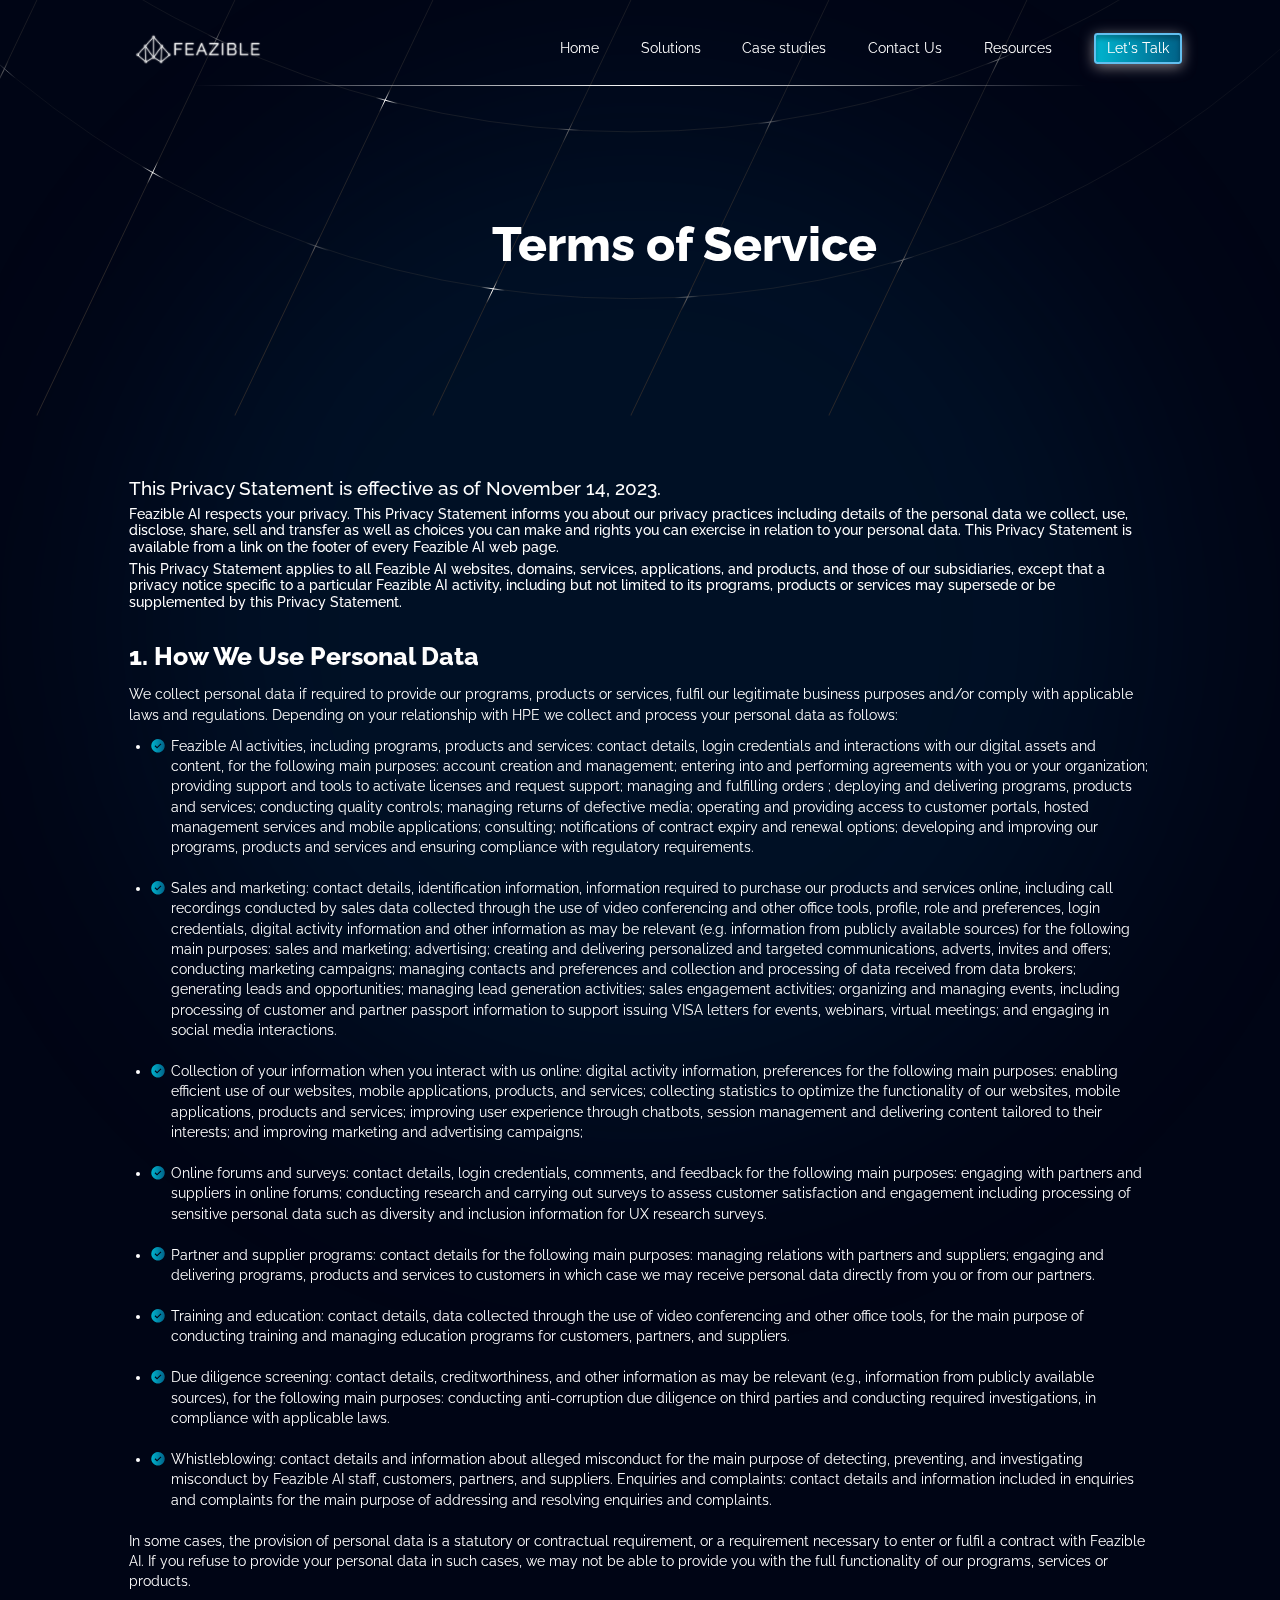
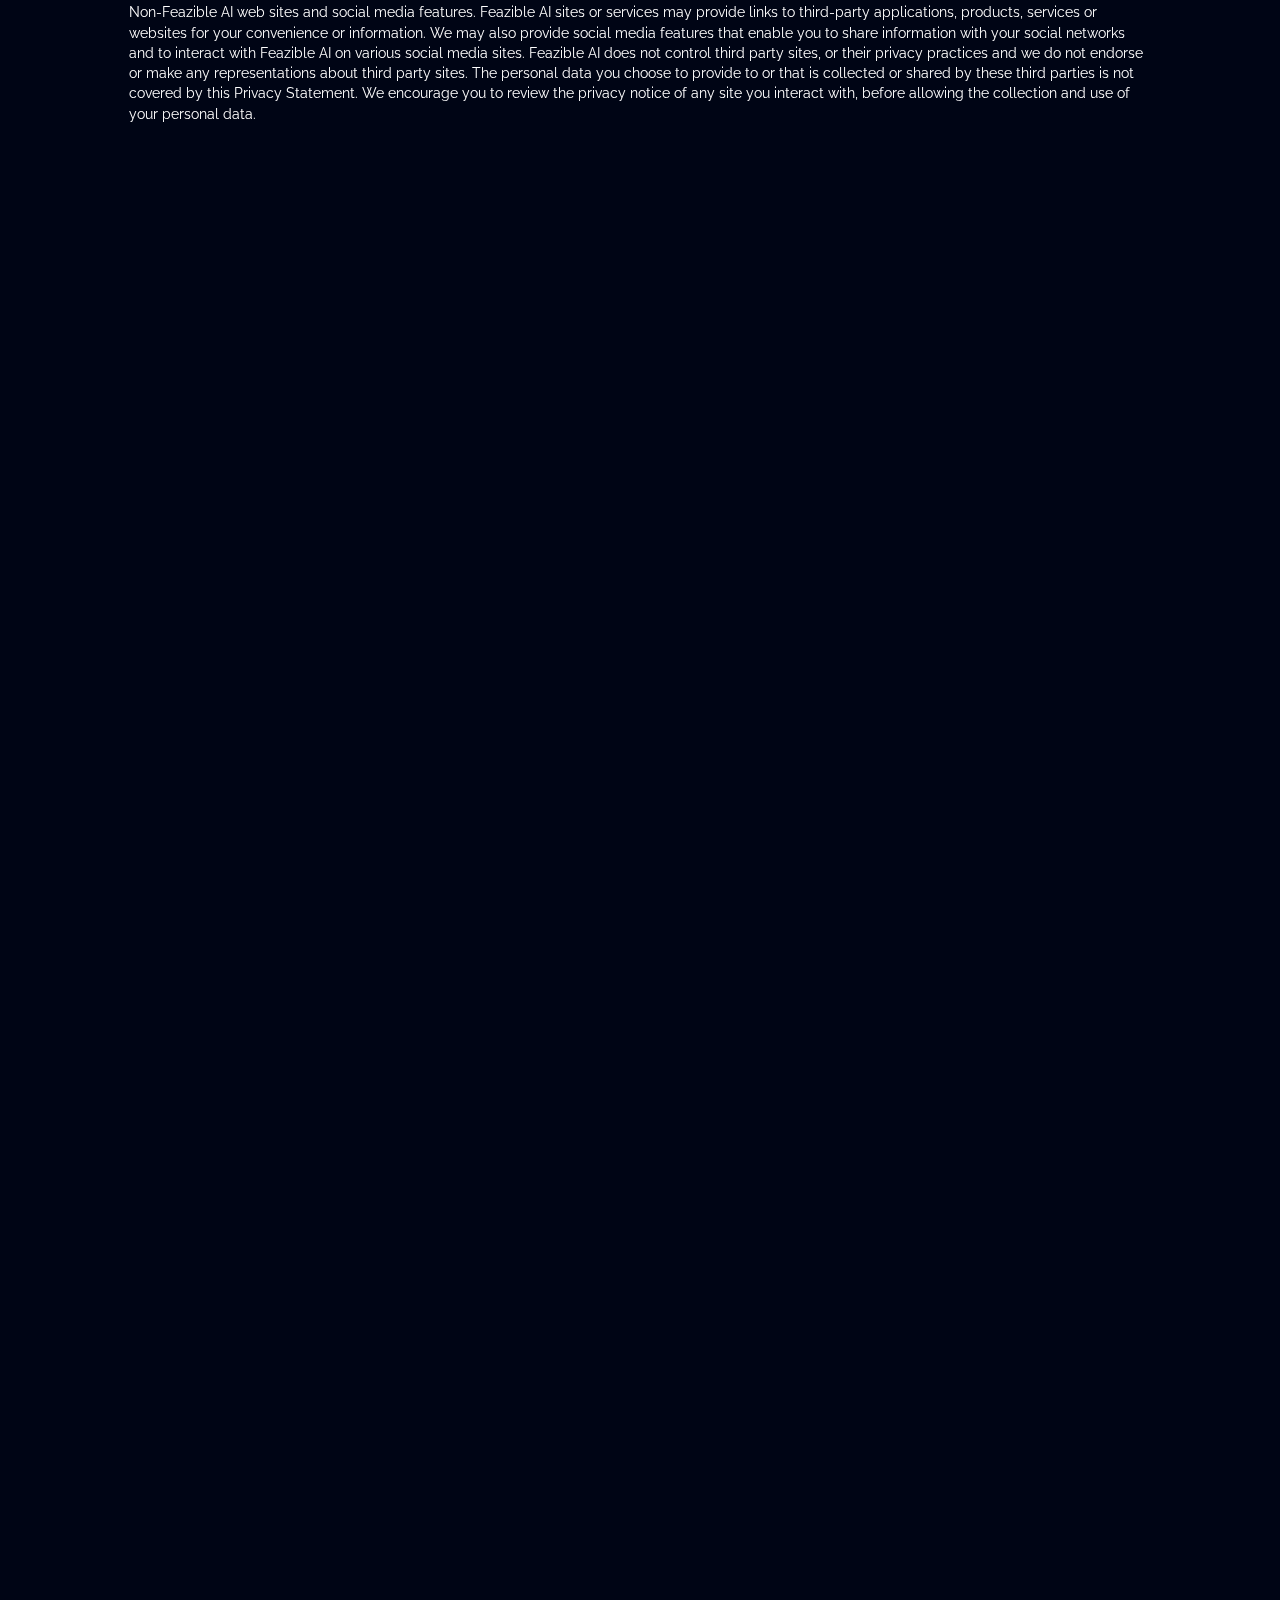
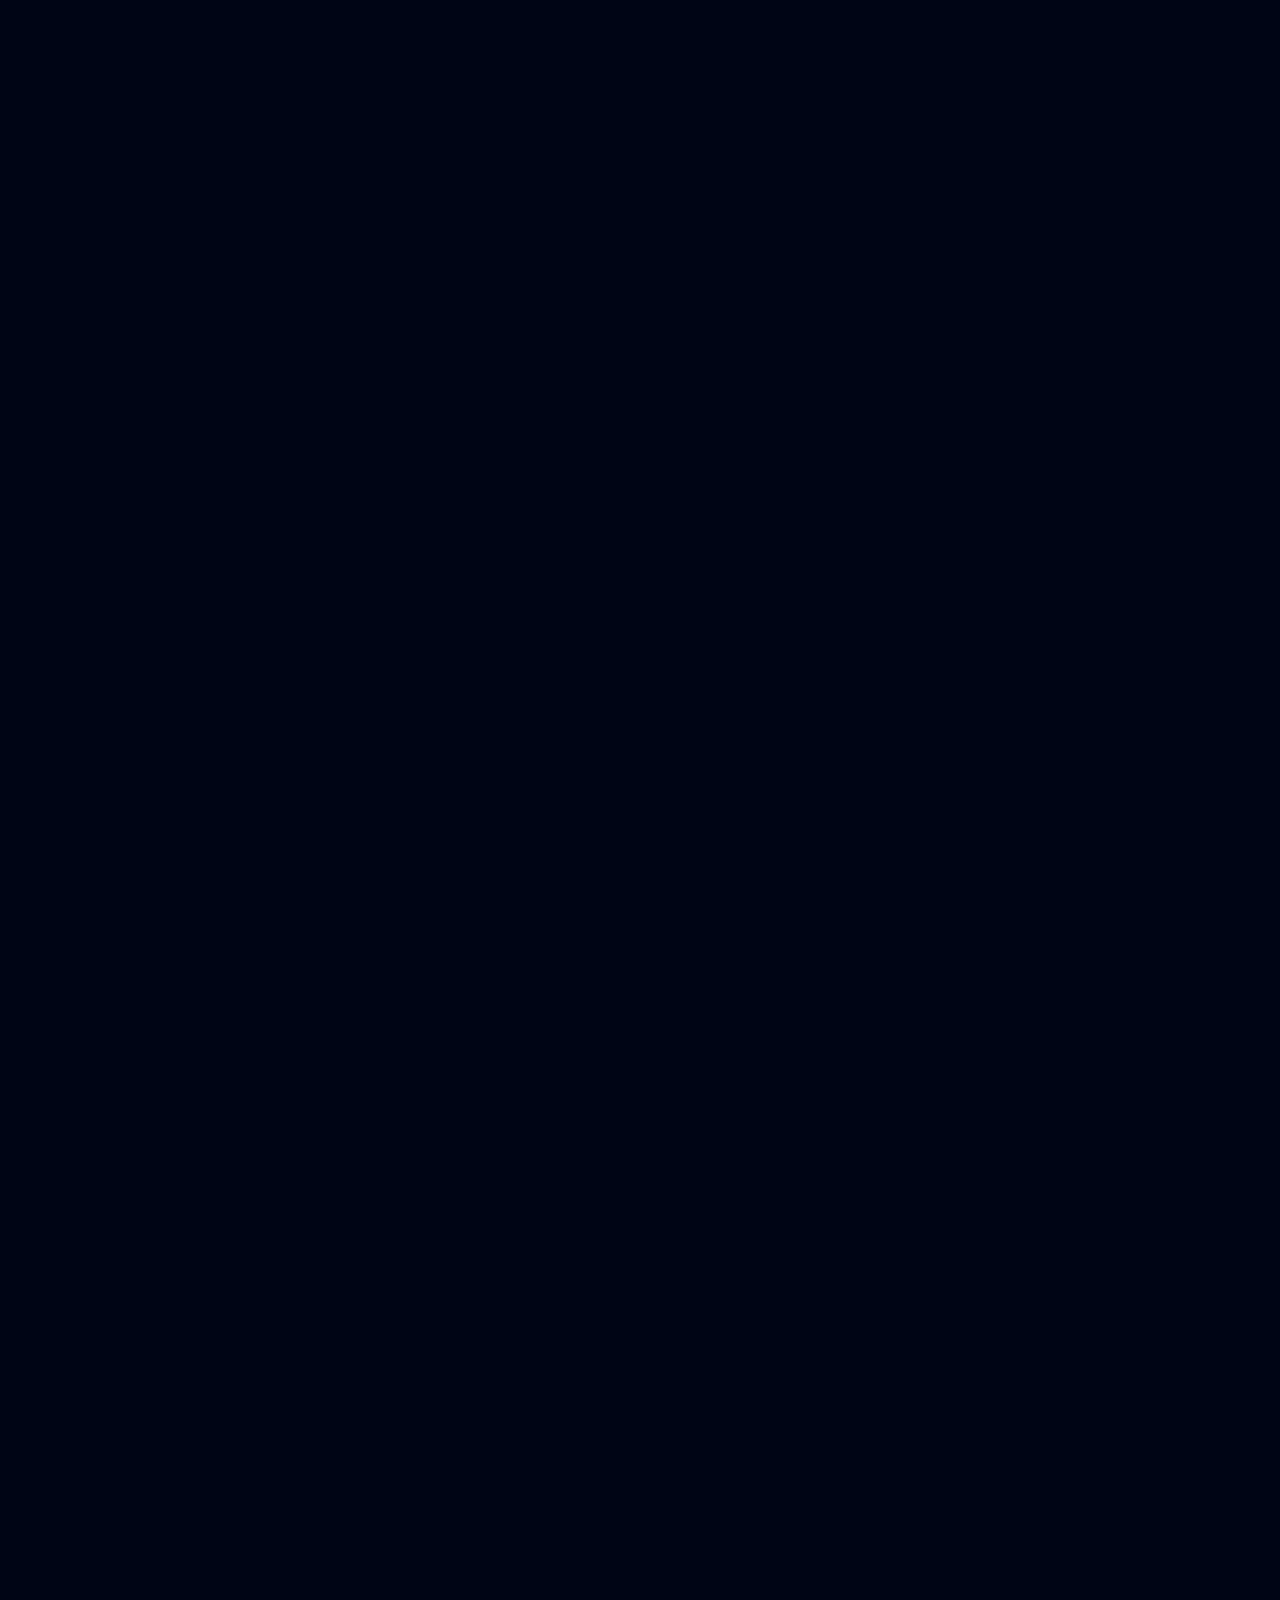
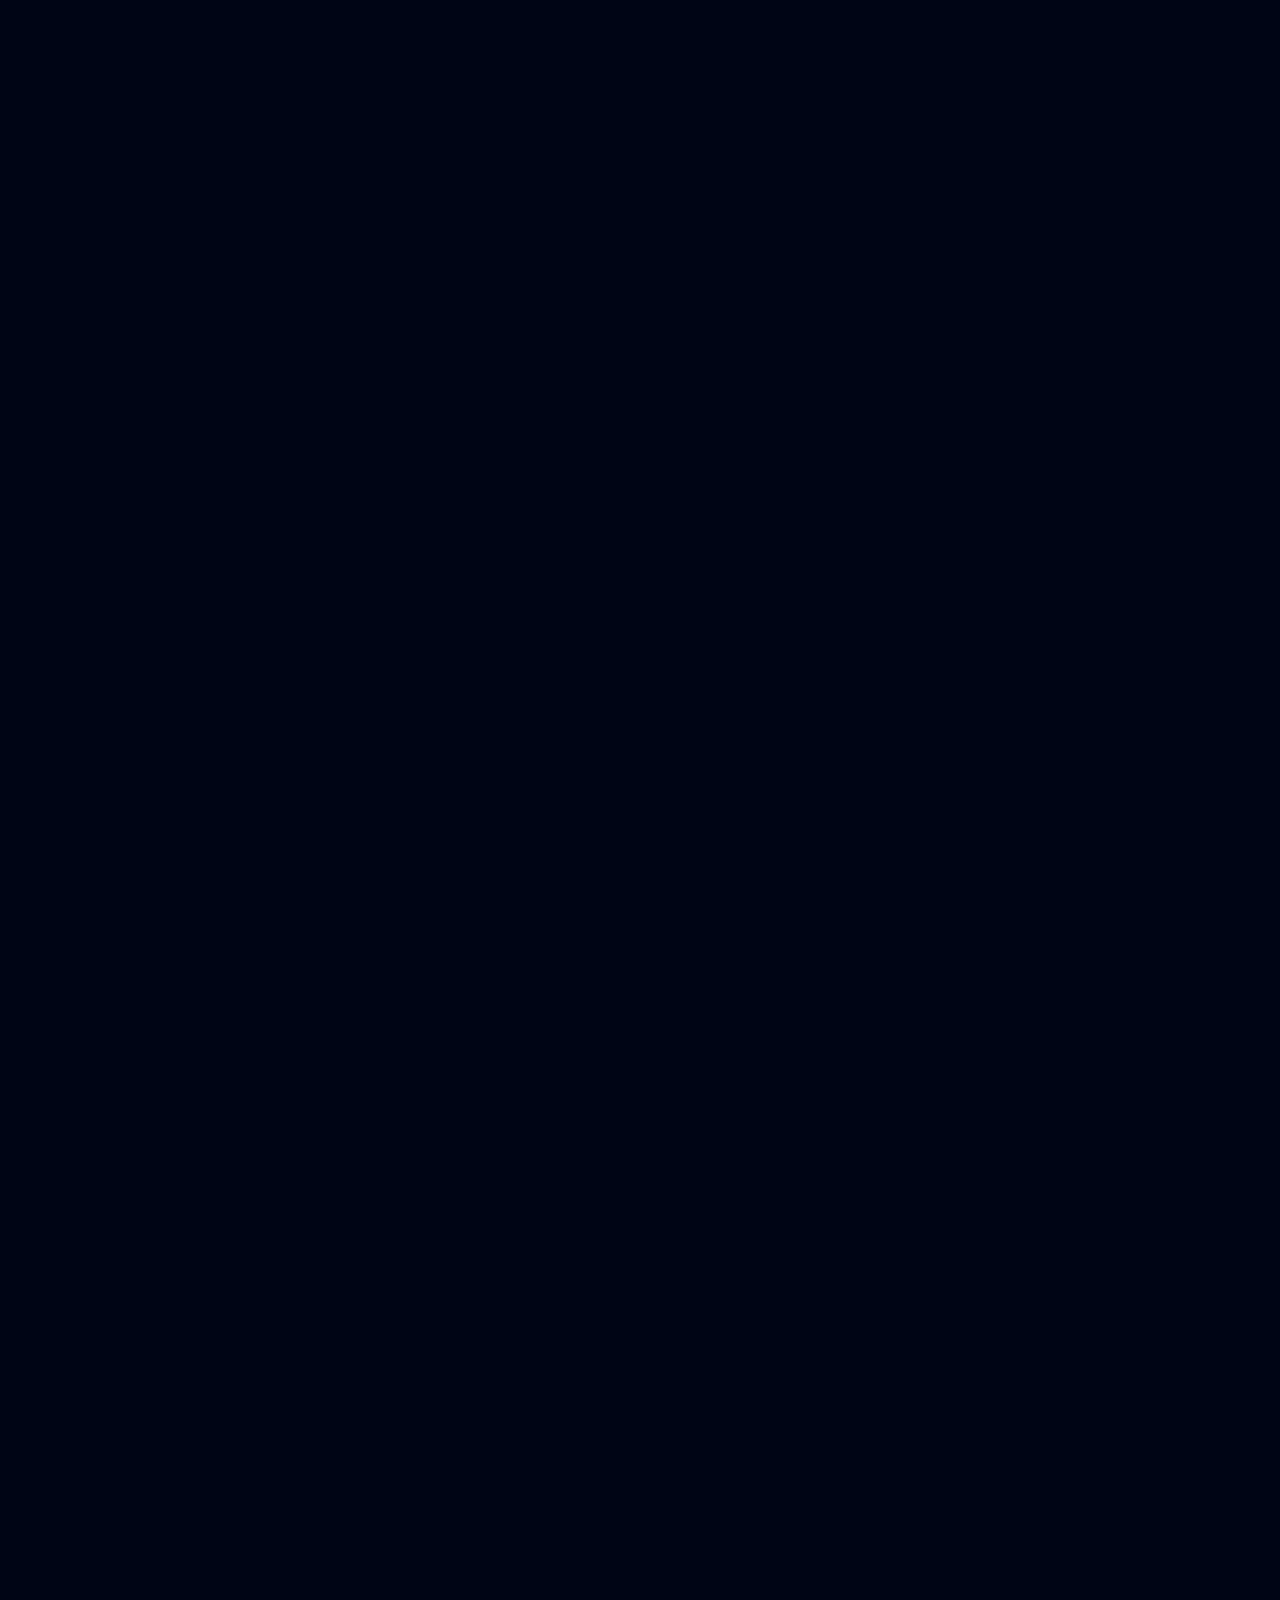
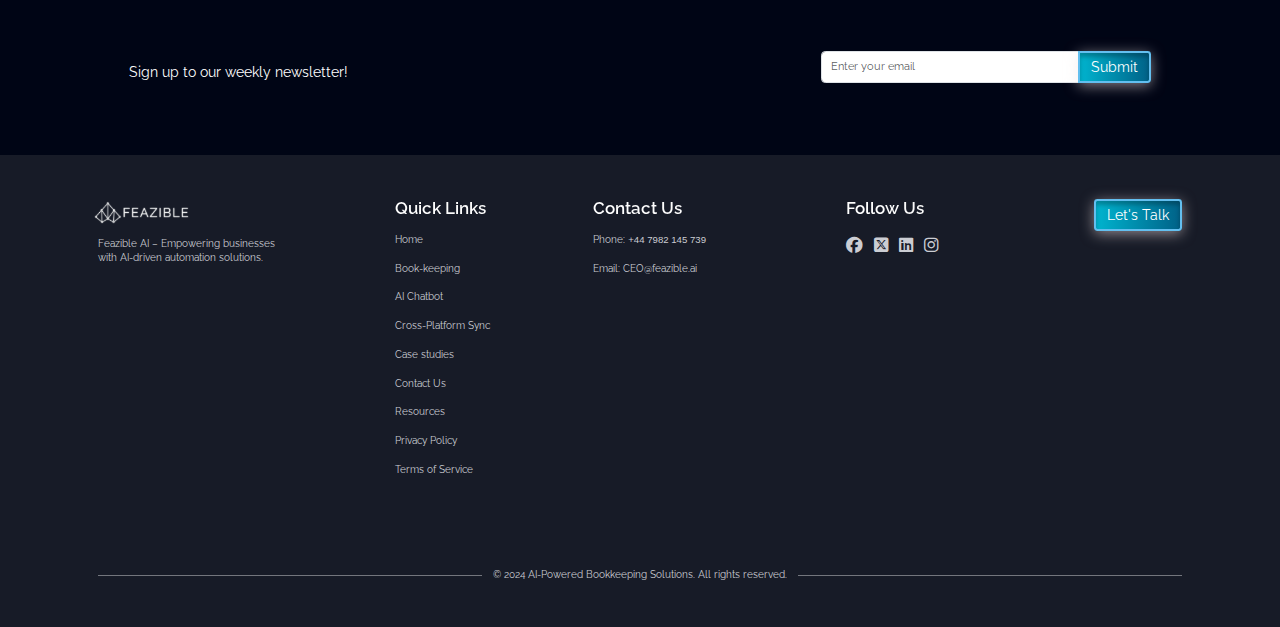
<file: terms-of-service.html>
<!DOCTYPE html>
<html lang="en">
<head>
    <meta charset="UTF-8">
    <meta name="viewport" content="width=device-width, initial-scale=1.0">
    <link rel="icon" href="favicon.ico" type="image/x-icon">
    <link rel="shortcut icon" href="favicon.ico" type="image/x-icon">
    <title>Feazible AI - Terms of Service</title>

    <!-- .......... stylesheets .......... -->
    <link rel="stylesheet" href="assets/css/bootstrap.min.css">
    <link rel="stylesheet" href="assets/css/owl.carousel.min.css">
    <link rel="stylesheet" href="assets/css/style.css">
    <link rel="stylesheet" href="assets/css/aos.css">
    <link rel="stylesheet" href="assets/css/fontawesome.min.css">
    <link href="https://fonts.googleapis.com/css2?family=Raleway:wght@100;300;400;500;700;900&display=swap" rel="stylesheet">
    <script>
        !function(f,b,e,v,n,t,s)
        {if(f.fbq)return;n=f.fbq=function(){n.callMethod?
        n.callMethod.apply(n,arguments):n.queue.push(arguments)};
        if(!f._fbq)f._fbq=n;n.push=n;n.loaded=!0;n.version='2.0';
        n.queue=[];t=b.createElement(e);t.async=!0;
        t.src=v;s=b.getElementsByTagName(e)[0];
        s.parentNode.insertBefore(t,s)}(window,document,'script',
        'https://connect.facebook.net/en_US/fbevents.js');
        fbq('init', '1139660351019695'); 
        fbq('track', 'PageView');
    </script>
    <noscript>
         <img height="1" width="1" 
        src="https://www.facebook.com/tr?id=1139660351019695&ev=PageView
        &noscript=1"/>
    </noscript>
</head>
<body style="font-family: 'Raleway', sans-serif;">
    <!-- __________________ start header area  __________________ -->
    <header class="header fixed-top">
        
        <div class="container container_lg">
            <nav class="navbar navbar-expand-xl d-flex justify-content-between py-0">
                <a class="navbar-brand py-0" href="index.html">
                    <img style="width: 200px; transform: scale(5);" class="header_logo" src="assets/img/logonew.png" alt="feazible ai">
                </a>
                <div class="header_backDrop"></div>
                <div class="header_navContent" id="header_navContent">
                    <ul class="navbar-nav">
                        <li class="nav-item">
                            <a class="nav-link" href="index.html">Home</a>
                        </li>
                        <li class="nav-item dropdown">
                            <a class="nav-link" href="#" id="solutionsDropdown" role="button" data-bs-toggle="dropdown" aria-expanded="false">
                                Solutions
                            </a>
                            <ul class="dropdown-menu" aria-labelledby="solutionsDropdown">
                                <li><a class="dropdown-item" href="book-keeping.html">Book-keeping</a></li>
                                <li><a class="dropdown-item" href="chatbot.html">AI Chatbot</a></li>
                                <li><a class="dropdown-item" href="data-sync.html">Cross-Platform Sync</a></li>
                            </ul>
                        </li>
                        <li class="nav-item">
                            <a class="nav-link" href="case-studies.html">Case studies</a>
                        </li>
                        <li class="nav-item">
                            <a class="nav-link" href="contact-us.html">Contact Us</a>
                        </li>
                        <li class="nav-item">
                            <a class="nav-link" href="resources.html">Resources</a>
                        </li>
                        <li class="nav-item">
                            <a class="btn btn_primary lets-talk-button" href="https://calendly.com/feazibleai">Let's talk</a>
                        </li>
                    </ul>
                </div>
                <button class="navbar-toggler menu_toggleBtn" type="button">
                    <span></span>
                    <span></span>
                </button>
            </nav>
        </div>
    </header>
    <!-- __________________ end header area  __________________ -->

    <!-- __________________ start main area  __________________ -->
    <main class="main">
        <!-- ... start hero section ... -->
        <section class="hero_section">
            <div class="container">
                <div class="row gy-4">
                    <div class="col-12 text-center">
                        <div class="hero_content">
                            <h1 class="hero_title">Terms of Service</h1>
                            
                        </div>
                    </div>
                </div>
            </div>
        </section>
        <!-- ... end hero section ... -->

        <!-- ... start terms content ... -->
        <section class="challenges_section">
            <div class="container">
                <div class="challenges_content">
                    <div class="row">
                        <div class="col-12">


                            <div class="mb-5" data-aos="fade-up">
                                <div class="challenges_list">
                                    <h3>This Privacy Statement is effective as of November 14, 2023.</h3>
                                    <h5>Feazible AI respects your privacy. This Privacy Statement informs you about our privacy practices including details of the personal data we collect, use, disclose, share, sell and transfer as well as choices you can make and rights you can exercise in relation to your personal data. This Privacy Statement is available from a link on the footer of every Feazible AI web page.</h5>
                                    <h5>This Privacy Statement applies to all Feazible AI websites, domains, services, applications, and products, and those of our subsidiaries, except that a privacy notice specific to a particular Feazible AI activity, including but not limited to its programs, products or services may supersede or be supplemented by this Privacy Statement. </h5>
                                </div>
                            </div>


                            <div class="mb-5" data-aos="fade-up">
                                <h2 class="section_subtitle">1. How we use personal data</h2>
                                <div class="challenges_list">
                                    <p>We collect personal data if required to provide our programs, products or services, fulfil our legitimate business purposes and/or comply with applicable laws and regulations. Depending on your relationship with HPE we collect and process your personal data as follows: </p>
                                    <ul>
                                        <li>Feazible AI activities, including programs, products and services: contact details, login credentials and interactions with our digital assets and content, for the following main purposes: account creation and management; entering into and performing agreements with you or your organization; providing support and tools to activate licenses and request support; managing and fulfilling orders ; deploying and delivering programs, products and services; conducting quality controls; managing returns of defective media; operating and providing access to customer portals, hosted management services and mobile applications; consulting;  notifications of contract expiry and renewal options; developing and improving our programs, products and services and ensuring compliance with regulatory requirements.</li>
                                        <li>Sales and marketing: contact details, identification information, information required to purchase our products and services online, including call recordings conducted by sales data collected through the use of video conferencing and other office tools, profile, role and preferences, login credentials, digital activity information and other information as may be relevant (e.g. information from publicly available sources) for the following main purposes: sales and marketing; advertising; creating and delivering personalized and targeted communications, adverts, invites and offers; conducting marketing campaigns; managing contacts and preferences and collection and processing of data received from data brokers; generating leads and opportunities; managing lead generation activities; sales engagement activities; organizing and managing events, including processing of customer and partner passport information to support issuing VISA letters for events, webinars, virtual meetings; and engaging in social media interactions. </li>
                                        <li>Collection of your information when you interact with us online: digital activity information, preferences for the following main purposes: enabling efficient use of our websites, mobile applications, products, and services; collecting statistics to optimize the functionality of our websites, mobile applications, products and services; improving user experience through chatbots, session management and delivering content tailored to their interests; and improving marketing and advertising campaigns;</li>
                                        <li>Online forums and surveys: contact details, login credentials, comments, and feedback for the following main purposes: engaging with partners and suppliers in online forums; conducting research and carrying out surveys to assess customer satisfaction and engagement including processing of sensitive personal data such as diversity and inclusion information for UX research surveys.</li>
                                        <li>Partner and supplier programs: contact details for the following main purposes: managing relations with partners and suppliers; engaging and delivering programs, products and services to customers in which case we may receive personal data directly from you or from our partners. </li>
                                        <li>Training and education: contact details, data collected through the use of video conferencing and other office tools, for the main purpose of conducting training and managing education programs for customers, partners, and suppliers. </li>
                                        <li>Due diligence screening: contact details, creditworthiness, and other information as may be relevant (e.g., information from publicly available sources), for the following main purposes: conducting anti-corruption due diligence on third parties and conducting required investigations, in compliance with applicable laws.</li>
                                        <li>Whistleblowing: contact details and information about alleged misconduct for the main purpose of detecting, preventing, and investigating misconduct by Feazible AI staff, customers, partners, and suppliers. 
                                            Enquiries and complaints: contact details and information included in enquiries and complaints for the main purpose of addressing and resolving enquiries and complaints. 
                                            </li>
                                    </ul>
                                    <p>In some cases, the provision of personal data is a statutory or contractual requirement, or a requirement necessary to enter or fulfil a contract with Feazible AI. If you refuse to provide your personal data in such cases, we may not be able to provide you with the full functionality of our programs, services or products.</p>
                                    <p>Non-Feazible AI web sites and social media features. Feazible AI sites or services may provide links to third-party applications, products, services or websites for your convenience or information. We may also provide social media features that enable you to share information with your social networks and to interact with Feazible AI on various social media sites. Feazible AI does not control third party sites, or their privacy practices and we do not endorse or make any representations about third party sites. The personal data you choose to provide to or that is collected or shared by these third parties is not covered by this Privacy Statement. We encourage you to review the privacy notice of any site you interact with, before allowing the collection and use of your personal data.   
                                    </p>
                                </div>
                            </div>


                            <div class="mb-5" data-aos="fade-up">
                                <h2 class="section_subtitle">2. How we share personal data</h2>
                                <div class="challenges_list">
                                    <p>Feazible AI does not share, sell, rent, or lease personal data to others, except as described in this Privacy Statement. We may share and/or disclose your personal data as follows:</p>
                                    <ul>
                                        <li>Disclosure within Feazible AI. Feazible AI operates globally and may disclose your personal data within our organization as necessary to facilitate our use of your personal data.</li>
                                        <li>Disclosure to service providers or third parties. Feazible AI engages suppliers and service providers to manage or support our business operations, provide professional services, deliver programs, products, services, and customer solutions, and to assist with marketing and sales communications. These third parties may receive and process your personal data under strict instructions, as necessary to support and facilitate our use of your personal data. Suppliers and service providers are contractually obligated to keep the information they process on behalf of Feazible AI confidential and secure, and they may not use it for any purpose other than to carry out the services they are performing for Feazible AI.</li>
                                        <li>Disclosure to partners, resellers, and distributors. In the course of our business operations, Feazible AI may disclose your personal data to partners, resellers, and distributors to facilitate the sales and delivery of our products and services. These parties are required by contract to keep the information they receive from Feazible AI confidential and secure, and they may use it only for the specified purposes, unless otherwise authorized by you or required by applicable laws and regulations.</li>
                                        
                                    </ul>
                                    <p>Except as described in this Privacy Statement, Feazible AI will not share your personal data with third parties without your permission, unless to: (i) respond to duly authorized information requests from police and governmental authorities; (ii) comply with law, regulation, subpoena, or court order; (iii) enforce or protect the rights and properties of Feazible AI; or (iv) protect the rights or personal safety of Feazible AI, our employees, and third parties on or using Feazible AI property, in each case in accordance with applicable law.</p>
                                    <p>Circumstances may arise where, for strategic or other business reasons, Feazible AI decides to sell, buy, merge, or otherwise reorganize its activities. Such a transaction may involve the disclosure of personal data to prospective or actual purchasers, or the receipt of it from sellers. In these transactions, Feazible AI seeks to ensure appropriate contractual protections for personal data.</p>
                                </div>
                            </div>

                            <div class="mb-5" data-aos="fade-up">
                                <h2 class="section_subtitle">3. How we transfer personal data internationally</h2>
                                <div class="challenges_list">
                                    <p>Feazible AI may transfer your personal data as necessary within the Feazible AI group of entities and to other third parties. The recipients may be located in countries that do not provide the same level of data protection as the country in which you are located. Feazible AI will take steps to ensure the personal data we transfer is adequately protected as required by applicable data protection laws. When required by local law, we will request your consent to transfer your personal data.</p>
                                    <ul>
                                        <li>Transfers within Feazible AI: Feazible AI has an intra-company agreement governing the transfer and processing of personal data within our group of entities. This agreement serves as the foundation for Feazible AI's Binding Corporate Rules (BCRs) for Controller and Processor, approved by Data Protection Regulators in the European Union and other countries. These BCRs ensure that personal data transferred internationally within Feazible AI is protected according to applicable data protection laws.</li>
                                        <p>Feazible AI’s privacy practices described in this Privacy Statement comply with the APEC Cross Border Privacy Rules (CBPR) System, which ensures transparency, accountability, and choice regarding the collection, sharing, and use of personal data. The CBPR system provides a framework for organizations to protect personal data transferred among participating APEC economies.
                                        </p>
                                    </ul>  
                                    
                                    <ul>  
                                        <li>Transfers to service providers or third parties: With respect to transfers to service providers or third parties located in countries that do not provide an adequate level of data protection, Feazible AI will take appropriate safeguards, such as signing EU Standard Contractual Clauses or equivalent contractual mechanisms approved by relevant data protection authorities. These mechanisms ensure that the recipient either relies on approved codes of conduct or certification mechanisms, or commits to enforceable safeguards. For more information on the safeguards or to receive a copy, please contact the Feazible AI Privacy Office.</li>
                                       
                                    </ul>
                                </div>
                            </div>

                            <div class="mb-5" data-aos="fade-up">
                                <h2 class="section_subtitle">4. How to manage communications and preferences</h2>
                                <div class="challenges_list">
                                    <p>Feazible AI may provide you with information that complements our programs, products, services, and/or communications about new offerings. If you or your organization has purchased our programs, products, or services, you may receive alerts, software updates, or responses to support requests related to those offerings. If you choose to receive communications from Feazible AI, you may also subscribe to receive specific newsletters or publications. In some cases, you may choose whether to receive this information via email, telephone, or post.</p>
                                    <ul>
                                        <li>Manage communication choices: You can change your communication preferences with Feazible AI by:
                                            <ul>
                                                <li>
                                                    Accessing online - Get connected with updates from Feazible AI, where you can indicate or change your preferences and provide your email address.
                                                </li>
                                            </ul>
                                        </li>
                                        <li>Unsubscribe from communications: If you no longer wish to receive communications from Feazible AI, you can unsubscribe by:
                                            <ul>
                                                <li>
                                                    Following the opt-out or unsubscribe link and instructions included in each email subscription communication.
                                                </li>
                                            </ul>
                                        </li>
                                        
                                    </ul>
                                    <p>You can also inform a caller that you do not wish to receive calls from Feazible AI anymore. If your opt-out or unsubscribe request is not resolved in a timely manner, please contact us with your name, contact details, and description of the communications you wish to stop receiving. Please note that we may need to verify your request and there may be a delay until your request is processed.</p>
                                    <p>Please note: If the primary purpose of our communications is not promotional in nature (such as contact related to orders, contracts, support, product safety warnings, or other administrative and transactional notices), we may still need to contact you.
                                    </p>
                                </div>
                            </div>

                            <div class="mb-5" data-aos="fade-up">
                                <h2 class="section_subtitle">5. Automatic Data Collection Tools (often referred to as cookies or other related technologies)</h2>
                                <div class="challenges_list">
                                    <p>To provide a more relevant experience for you, Feazible AI uses cookies and related technologies to enable key website functionalities. Cookies are small data files placed on your device that help us understand your interests, share content easily on social media, deliver content and advertisements tailored to your preferences and location, and provide other site benefits.</p>
                                    <p>Types of Cookies</p>
                                    <ul>
                                        <li><strong>Required:</strong> Provide basic functionalities as you browse our website. These include managing cookie preferences, session management, secure logins, and checkout processes.</li>
                                        <li><strong>Functional:</strong> Capture and remember user preferences on Feazible AI websites, enhance usability, analyze site usage, and enable social interactions and site optimization.</li>
                                        <li><strong>Personalization:</strong> Improve your overall experience on Feazible AI websites by tailoring content and advertising to your interests.</li>
                                    </ul>
                                    <p>Some cookies are necessary to provide basic functionalities like session management and secure logins. Others are functional and help us enhance usability, remember your preferences, and enable social interactions. Feazible AI also uses personalization cookies to tailor content and advertising specifically to your interests.</p>
                                    <p><strong>Third-party advertising and data collection</strong>
                                        Feazible AI allows third-party advertising companies to use automatic data collection tools on our websites and applications. These tools help us understand how you interact with our platforms, optimize advertisements, and serve targeted ads based on your interests across other websites and apps.</p>
                                    <p><strong>Social media sharing</strong>
                                        Personalization cookies are also used when you share information via a social media button on Feazible AI websites. Social networks will record this action and may use the information to send you targeted ads. The use of cookies by these third parties is governed by their respective privacy policies.</p>
                                    <p><strong>Tracking user preferences</strong>
                                        When you enter your contact details on a Feazible AI form (e.g., to subscribe to a service or download a white paper), your contact details may be stored in a cookie on your device. This allows us to track and personalize your experience on future visits, and tailor our communications with you based on the pages and links you’ve interacted with.</p>
                                    <p>If you choose to receive marketing emails or newsletters from Feazible AI, we may track whether you open those messages or click on links within them. This helps us personalize future communications to align with your interests.</p>
                                    <p>Choices regarding automatic data collection & online tracking
                                        You can manage your privacy preferences through your web browser or device settings. Most browsers will notify you before receiving cookies, allowing you to decide whether to accept them. You can also set your browser or device to disable certain cookies altogether.</p>
                                    <p>Feazible AI websites offer the option to accept or refuse Functional or Personalization cookies through a 'cookie preference' banner that appears on our web pages. Once you make your choice, the banner will disappear</p>
                                    <p>Please note, if you block or disable certain Required or Functional cookies, some website features (e.g., shopping carts, chatbots, or login services) may not work correctly, and your experience may be impacted.</p>
                                    <p>Digital Advertising Alliance (DAA)
                                        Feazible AI participates in the Digital Advertising Alliance's (DAA) self-regulatory program for digital advertising. Targeted ads displayed to you will be identified with the AdChoices icon. If you prefer not to have your data used for targeted advertising, you can change your preferences through the 
                                        <a href="http://www.aboutads.info/" class="text-blue-600 hover:text-blue-700 underline">
                                            DAA’s website
                                        </a>
                                        in the U.S., 
                                        <a href="http://youradchoices.com/" class="text-blue-600 hover:text-blue-700 underline">
                                            YourAdChoices.com 
                                        </a>
                                        , or update your device settings for applications. Please note this does not affect non-targeted ads.
                                    </p>
                                    <p><strong>Google Analytics</strong>
                                        Some of Feazible AI's websites use Google Analytics cookies. Information collected through Google Analytics may be transmitted and stored on Google’s servers in the U.S. in accordance with its privacy policies. To learn more about Google’s privacy practices or to opt out of Google Analytics tracking, visit 
                                        <a href="https://www.google.com/policies/privacy/" class="text-blue-600 hover:text-blue-700 underline">
                                            Google’s Privacy Policy
                                        </a>
                                         or 
                                        <a href="https://tools.google.com/dlpage/gaoptout" class="text-blue-600 hover:text-blue-700 underline">
                                            Google Analytics Opt-out
                                        </a>
                                    .</p>

                                </div>
                            </div>

                            <div class="mb-5" data-aos="fade-up">
                                <h2 class="section_subtitle">6. How long we keep personal data</h2>
                                <div class="challenges_list">
                                    <p>Feazible AI takes the trust you place in us very seriously and is committed to protecting your personal data. To safeguard your data from loss, unauthorized access, use, or disclosure, Feazible AI employs reasonable and appropriate physical, technical, and administrative procedures. All systems supporting Feazible AI’s operations are governed by our internal cybersecurity policies, which are based on industry standards and best practices, such as the International Organization for Standardization (ISO) 27001 standards and National Institute of Standards and Technology (NIST) guidelines.</p>
                                    <p>When collecting or transferring sensitive information, we implement a range of additional security technologies and procedures to protect your personal data from unauthorized access, use, or disclosure. The personal data you provide is stored on computer systems in secure, controlled facilities with restricted access. Only authorized Feazible AI employees or third parties who need the information to process it on our behalf have access, and they are bound by strict confidentiality obligations. When transmitting sensitive data, we protect it using encryption technologies such as Transport Layer Security (TLS), Internet Protocol Security (IPSec), or Secure Socket Layer (SSL).</p>
                                </div>
                            </div>

                            <div class="mb-5" data-aos="fade-up">
                                <h2 class="section_subtitle">7. How we keep personal data secure</h2>
                                <div class="challenges_list">
                                    <p>Feazible AI retains personal data for the duration of the contractual relationship and, to the extent permitted by applicable laws, for as long as necessary to fulfill the purposes outlined in this Privacy Statement, protect Feazible AI from legal claims, and manage our business operations. Feazible AI expressly reserves the right to use content on this website for commercial text and data mining related to artificial intelligence and machine learning tools, as specified in regional and national regulations. For inquiries about obtaining the appropriate license for such use, please contact us.</p>
                                    <p>When personal data is no longer needed, we will delete it from our systems or take steps to anonymize the data, unless we are required to retain it for legal or regulatory reasons. If you would like more information on our data retention policies, please contact us.</p>
                                </div>
                            </div>

                            <div class="mb-5" data-aos="fade-up">
                                <h2 class="section_subtitle">8. How to exercise your rights and additional information</h2>
                                <div class="challenges_list">
                                    <p>Our privacy practices align with the data protection laws applicable in the countries where Feazible AI operates. We respect the rights individuals have concerning their personal data under these laws. Depending on the data protection laws relevant to you, this additional information may apply.</p>
                                    <ul>
                                        <li>Data controllers: Entities within the Feazible AI group may act as data controllers or equivalents regarding your personal data for processing as described in this Privacy Statement. For more information on which Feazible AI entity acts as the data controller for your personal data, please contact us.</li>
                                        <li>Chief Privacy Officer: Feazible AI has appointed a Chief Privacy Officer (CPO), responsible for overseeing privacy and data protection across our operations. The CPO also serves as the Data Protection Officer (DPO) in certain countries. You can contact the CPO/DPO by contacting us regarding your matter.</li>
                                        <li>Legal basis for processing personal data: We process your personal data under the following legal bases:
                                            <ul>
                                                <li>Legitimate Interest: Feazible AI may process your data as needed to pursue our legitimate business interests, provided this does not override your rights or interests. This includes managing and improving our products and services, supporting sales operations, protecting staff and assets, and complying with laws and regulations.</li>
                                                <li>Performance of an agreement: We may process your personal data to fulfill agreements with you or your organization, such as delivering our products and services.</li>
                                                <li>Legal obligation: We may process your personal data to comply with laws, regulations, or to establish or exercise legal rights, such as in connection with legal claims or compliance purposes.</li>
                                                <li>Consent: Where you have provided your consent, Feazible AI may process your personal data. You have the right to withdraw consent at any time. This applies to sales, marketing activities, online data collection tools, or surveys. You can change your communication preferences, unsubscribe from marketing communications, or contact us at any time.</li>
                                            </ul>
                                        </li>
                                        <li>Your rights regarding your personal data: Depending on the data protection laws that apply to you, you may have the following rights:
                                            <ul>
                                                <li>Access: Request confirmation of whether your data is being processed and access to your personal data.</li>
                                                <li>Rectification: Request correction of any inaccurate or incomplete personal data.</li>
                                                <li>Deletion: Request deletion or anonymization of your data, unless an exception applies, such as when we are required to retain it for legal purposes.</li>
                                                <li>Restriction: Request that we restrict processing in certain circumstances, for example, if you contest the accuracy of your personal data.</li>
                                                <li>Objection: Object to the processing of your personal data in certain circumstances, such as for direct marketing or profiling purposes.</li>
                                                <li>Data portability: In some circumstances, request the transfer of your personal data to another organization.</li>
                                                <li>Limit uses of sensitive information: Request to limit certain uses or disclosures of your sensitive personal data.</li>
                                                <li>Opt-out of data sharing for behavioral advertising: Opt-out of sharing your personal data for purposes of targeted advertising.</li>
                    
                                            </ul>
                                        </li>
                                        <li>Lodging a complaint with a supervisory authority: If you believe that your personal data has been processed in violation of applicable data protection laws, you may have the right to lodge a complaint with a supervisory authority in your country of residence, work, or where you believe the breach occurred.</li>
                                        <li>Your rights under Feazible AI’s Binding Corporate Rules (BCRs): If you believe your data has been transferred by a Feazible AI entity in violation of our BCRs, you may:
                                            <ul>
                                                <li>Lodge a complaint with the Feazible AI entity that transferred your data.</li>
                                                <li>Lodge a complaint with the relevant supervisory authority in the same country as the Feazible AI entity.</li>
                                                <li>Bring a court action against the Feazible AI entity that transferred your data.</li>
                                            </ul>
                                        </li>
                                    </ul>
                                    <p>These rights may be limited in some situations, such as when Feazible AI has a legal obligation or legitimate interest to continue processing your personal data.</p>
                                    <p>If Feazible AI processes your data on behalf of a customer, we will refer your complaint to the customer for resolution.</p>
                                </div>
                            </div>

                            <div class="mb-5" data-aos="fade-up">
                                <h2 class="section_subtitle">9. How to contact us</h2>
                                <div class="challenges_list">
                                    <p class="text-gray-700">
                                        If you have any questions about our Privacy Statement, concerns, or complaints regarding our collection and use of your personal data, or wish to report a possible breach of your privacy, please contact us by email: 
                                        <a href="mailto:Admin@Feazible.AI" class="text-blue-600 hover:text-blue-700 underline">
                                            Admin@Feazible.AI
                                        </a>
                                    </p>
                                    <p>We will treat your requests and complaints confidentially. Our representative will contact you within a reasonable time after receiving your complaint to address your concerns and provide options for resolution. We aim to ensure that your complaint is resolved in a timely and appropriate manner.</p>
                                </div>
                            </div>

                            <div class="mb-5" data-aos="fade-up">
                                <h2 class="section_subtitle">10. Changes to this Privacy Statement</h2>
                                <div class="challenges_list">
                                    <p>If we modify this Privacy Statement, we will publish a revised version with an updated revision date. The privacy link in the footer of every Feazible AI webpage will then point to the updated version.</p>
                                </div>
                            </div>

                        </div>
                    </div>
                </div>
            </div>
        </section>
        <section class="subscribe_section">
            <div class="container">
                <div class="row gy-3 align-items-center justify-content-between">
                    <div class="col-md-5">
                        <p class="fs_20 mb-0">
                            Sign up to our weekly newsletter!
                        </p>
                    </div>
                    <div class="col-md-5 col-lg-4">
                        <form id="contactForm" onsubmit="return sendEmail(event)">
                            <div class="input-group mb-3">
                                <input type="email" id="email" class="form-control" placeholder="Enter your email" aria-label="Enter your email" required>
                                <button class="btn btn_primary mw_max subscriberEmail submit-request-btn" type="submit">Submit</button>
                            </div>
                            <div id="successMessage" class="success-message">Thank you! Your subscription was successful.</div>
                            <div id="errorMessage" class="error-message">Failed to send your subscription. Please try again.</div>
                        </form>
                    </div>
                </div>
            </div>
        </section>
        <!-- ... end terms content ... -->
    </main>
    <!-- __________________ end main area  __________________ -->

    <!-- __________________ start footer area  __________________ -->
    <footer class="footer">
        <div class="container container_lg">
            <div class="footer_top">
                <div class="row g-4">
                    <div class="footer_col_1">
                        <div class="footer_colContent">
                            <a class="footer_brand d-inline-block" href="index.html">
                                <img style="margin-top: -66px; margin-left: -36px; margin-bottom: -66px" class="footer_logo" src="assets/img/logonew.png" alt="feazible ai">
                            </a>
                            <p class="fs_14 c_gray">Feazible AI – Empowering businesses with AI-driven automation solutions.</p>
                        </div>
                    </div>
                    <div class="col-sm-6 col-md-3 footer_col_2">
                        <div class="footer_colContent">
                            <h2 class="footer_colTitle">Quick Links</h2>
                            <ul class="footer_nav two-column-list">
                                <li class="footer_navItem">
                                    <a class="footer_navLink" href="index.html">Home</a>
                                </li>
                                <li class="footer_navItem">
                                    <a class="footer_navLink" href="book-keeping.html">Book-keeping</a>
                                </li>
                                <li class="footer_navItem">
                                    <a class="footer_navLink" href="chatbot.html">AI Chatbot</a>
                                </li>
                                <li class="footer_navItem">
                                    <a class="footer_navLink" href="data-sync.html">Cross-Platform Sync</a>
                                </li>
                                <li class="footer_navItem">
                                    <a class="footer_navLink" href="chatbot.html">Case studies</a>
                                </li>
                                <li class="footer_navItem">
                                    <a class="footer_navLink" href="contact-us.html">Contact Us</a>
                                </li>
                                <li class="footer_navItem">
                                    <a class="footer_navLink" href="resources.html">Resources</a>
                                </li>
                                <li class="footer_navItem">
                                    <a class="footer_navLink" href="privacy-policy.html">Privacy Policy</a>
                                </li>
                                <li class="footer_navItem">
                                    <a class="footer_navLink" href="terms-of-service.html">Terms of Service</a>
                                </li>
                            </ul>
                        </div>
                    </div>
                    
                    <div class="col-sm-6 col-md-3 footer_col_3">
                        <div class="footer_colContent">
                            <h2 class="footer_colTitle">Contact Us</h2>
                            <ul class="footer_nav">
                                <li class="footer_navItem">
                                    Phone: <a class="footer_navLink" href="tel:+447982145739" style="white-space: nowrap; font-family: Arial, sans-serif;">+44 7982 145 739</a>
                                </li>                                
                                
                                <li class="footer_navItem">
                                    Email: <a class="footer_navLink" href="mailto:info@aibookkeeping.com">CEO@feazible.ai</a>
                                </li>
                               
                            </ul>
                        </div>
                    </div>
                    <div class="col-sm-6 col-md-3 footer_col_4">
                        <div class="footer_colContent">
                            <h2 class="footer_colTitle">Follow Us</h2>
                            <ul class="footer_nav footer_social_nav">
                                <li class="footer_navItem">
                                    <a class="footer_navLink" href="https://www.facebook.com/share/1AqGZzyk4V/?mibextid=LQQJ4d" target="_blank"><i class="fa-brands fa-facebook"></i></a>
                                </li>
                                <li class="footer_navItem">
                                    <a class="footer_navLink" href="https://x.com/FeazibleAi" target="_blank"><i class="fa-brands fa-square-x-twitter"></i></a>
                                </li>
                                <li class="footer_navItem">
                                    <a class="footer_navLink" href="https://uk.linkedin.com/in/titas-j-ba8b1b122" target="_blank"><i class="fa-brands fa-linkedin"></i></a>
                                </li>
                                <li class="footer_navItem">
                                    <a class="footer_navLink" href="https://www.instagram.com/feazibleAI" target="_blank"><i class="fa-brands fa-instagram"></i></a>
                                </li>
                            </ul>
                        </div>
                    </div>
                    <div class="col-sm-6 col-md-3 footer_col_5">
                        <div class="footer_colContent text-center text-md-end">
                            <a class="btn btn_primary lets-talk-button" href="https://calendly.com/feazibleai">Let's talk</a>
                        </div>
                    </div>
                </div>
            </div>
            <div class="footer_bottom">
                <span>&copy; 2024 AI-Powered Bookkeeping Solutions. All rights reserved.</span>
            </div>
        </div>
    </footer>
    <!-- __________________ end footer area  __________________ -->

    <!-- .......... scripts .......... -->
    <script src="assets/js/jquery-3.7.1.min.js"></script>
    <script src="assets/js/bootstrap.bundle.min.js"></script>
    <script src="assets/js/owl.carousel.min.js"></script>
    <script src="assets/js/aos.js"></script>
    <script src="assets/js/script.js"></script>
    <script>
        // Add event listener to the "Let's Talk" button
        document.querySelectorAll('.lets-talk-button').forEach(function(button) {
            button.addEventListener('click', function() {
                // Fire the Facebook Pixel 'Lead' event
                fbq('track', 'Lead');
            });
        });
    </script>
    <script>
        // Add event listener to the "Let's Talk" button
        document.querySelectorAll('.subscriberEmail').forEach(function(button) {
            button.addEventListener('click', function() {
                // Fire the Facebook Pixel 'Lead' event
                fbq('track', 'CompleteRegistration');
            });
        });
    </script>

    <style>
        /* Initially hide the success and error messages */
        .success-message,
        .error-message {
            display: none; /* Hidden by default */
        }
    </style>

    <script type="text/javascript">
        // Initialize EmailJS with the updated method
        (function () {
            emailjs.init({
                publicKey: "tq6K0QAFF43gk_tc-" // Replace with your PUBLIC_KEY
            });
        })();

        // Function to handle email sending
        function sendEmail(event) {
            event.preventDefault();

            // Ensure messages are hidden initially after form submission starts
            document.getElementById('successMessage').style.display = 'none';
            document.getElementById('errorMessage').style.display = 'none';

            const templateParams = {
                from_email: document.getElementById('email').value, // Get email from input
            };

            emailjs.send('service_iakimaq', 'template_csm4qpi', templateParams) // Replace with your Service ID and Template ID
                .then(function (response) {
                    console.log('SUCCESS!', response.status, response.text);
                    document.getElementById('successMessage').style.display = 'block'; // Show success message
                    document.getElementById('contactForm').reset(); // Reset form
                })
                .catch(function (error) {
                    console.error('FAILED...', error);
                    document.getElementById('errorMessage').style.display = 'block'; // Show error message
                });

            return false;
        }
    </script>
    <script>
        // Add event listeners for each social media icon
        document.querySelector('.footer_social_nav').addEventListener('click', function(event) {
            if (event.target.closest('a[href*="facebook.com"]')) {
                fbq('trackCustom', 'Clicked Facebook');
            } else if (event.target.closest('a[href*="x.com"]')) {
                fbq('trackCustom', 'Clicked Twitter');
            } else if (event.target.closest('a[href*="linkedin.com"]')) {
                fbq('trackCustom', 'Clicked LinkedIn');
            } else if (event.target.closest('a[href*="instagram.com"]')) {
                fbq('trackCustom', 'Clicked Instagram');
            }
        });
    </script>
    
</body>
</html>
</file>
<file: assets/css/style.css>
/* @import url('https://fonts.googleapis.com/css2?family=Manrope:wght@200..800&family=Poppins:ital,wght@0,100;0,200;0,300;0,400;0,500;0,600;0,700;0,800;0,900;1,100;1,200;1,300;1,400;1,500;1,600;1,700;1,800;1,900&family=Roboto+Slab:wght@100..900&family=Roboto:ital,wght@0,100;0,300;0,400;0,500;0,700;0,900;1,100;1,300;1,400;1,500;1,700;1,900&family=Work+Sans:ital,wght@0,100..900;1,100..900&display=swap'); */
@import url('https://fonts.googleapis.com/css2?family=Manrope:wght@400&family=Poppins:wght@400;500;700;800&family=Roboto:wght@400;500;600;700;800&family=Roboto+Slab:wght@500&family=Work+Sans:wght@600&display=swap');
@font-face {
  font-family: "Helvetica Neue";
  src: url("../fonts/HelveticaNeueLight.otf");
}
:root {
  --ff_work_sans: "Work Sans", sans-serif;
  --ff_roboto_slab: "Roboto Slab", serif;
  --ff_roboto: "Roboto", sans-serif;
  --ff_poppins: "Poppins", sans-serif;
  --ff_manrope: "Manrope", sans-serif;
  --ff_helvetica_neue:  "Helvetica Neue", sans-serif;

  --fs_14: 0.875rem;
  --fs_16: 1rem;
  --fs_19: 1.2277rem;
  --fs_20: 1.25rem;
  --fs_24: 1.5rem;
  --fs_32: 2rem;
  --fs_36: 2.25rem;
  --fs_46: 2.875rem;
  --fs_56: 3.5rem;
  --fs_70: 4.375rem;
  --fs_128: 8rem;

  --c_primary: #00ECFF;
  --c_warning:#FCA62A;
  --c_black: #000000;
  --c_dark:#000515;
  --c_gray:#CBCDD3;
  --c_white: #ffffff;
  --c_whiteLt: #ffffff66; /* 40% */
  --c_whiteLt2: #ffffff33; /* 20% */

  --bg_primary: #00ECFF;
  --bg_primaryGrd:linear-gradient(90deg, #00ECFF -68.96%, #006288 100%);
  --bg_borderGrd:linear-gradient(to right, #99999900,#ffffff,#99999900);
  --bg_black: #000000;
  --bg_dark:#000515;
  --bg_dark2:#1C2030;
  --bg_dark3:#0e1d32;
  --bg_gray: #33353F;
  --bg_light:#71717133; /* 20% */
  --bg_white: #ffffff;
}
body {
  font-family: var(--ff_roboto);
  color: var(--c_white);
  background: var(--bg_dark);
  line-height: 1.5;
}
p,ul,input,button{
  font-size: var(--fs_19);
}
.ff_work_sans{font-family: var(--ff_work_sans);}
.ff_roboto_slab{font-family: var(--ff_roboto_slab);}
.ff_roboto{font-family: var(--ff_roboto);}
.ff_poppins{font-family: var(--ff_poppins);}
.ff_manrope{font-family: var(--ff_manrope);}
.ff_helvetica_neue{font-family: var(--ff_helvetica_neue);}

.fs_14{font-size: var(--fs_14);}
.fs_16{font-size: var(--fs_16);}
.fs_19{font-size: var(--fs_19);}
.fs_20{font-size: var(--fs_20);}
.fs_24{font-size: var(--fs_24);}
.fs_32{font-size: var(--fs_32);}
.fs_36{font-size: var(--fs_36);}
.fs_46{font-size: var(--fs_46);}
.fs_56{font-size: var(--fs_56);}
.fs_70{font-size: var(--fs_70);}
.fs_128{font-size: var(--fs_128);}

.c_primary{color: var(--c_primary);}
.c_warning{color: var(--c_warning);}
.c_black{color: var(--c_black);}
.c_dark{color: var(--c_dark);}
.c_gray{color: var(--c_gray);}
.c_white{color: var(--c_white);}
.c_whiteLt{color: var(--c_whiteLt);}
.c_whiteLt2{color: var(--c_whiteLt2);}

.bg_primary{background-color: var(--bg_primary);}
.bg_primaryGrd{background: var(--bg_primaryGrd);}
.bg_black{background-color: var(--bg_black);}
.bg_dark{background-color: var(--bg_dark);}
.bg_dark2{background-color: var(--bg_dark2);}
.bg_gray{background-color: var(--bg_gray);}
.bg_white{background-color: var(--bg_white);}


.btn{
  font-size: var(--fs_20);
  line-height: 1.2;
  padding: 0.5rem 1rem;
  text-transform: capitalize;
  border-radius: 0.3125rem;
}
.btn:active{
  -webkit-transform: scale(0.96);
      -ms-transform: scale(0.96);
          transform: scale(0.96);
  -webkit-transition: 0.3s;
  -o-transition: 0.3s;
  transition: 0.3s;
}
.btn_primary{
  color: var(--c_white);
  background: var(--bg_primaryGrd);
  border: 2px solid #63BFEF;
  -webkit-box-shadow: 0rem 0.25rem 1.25rem rgba(243, 225, 225, 0.55), inset 0px 4px 4px rgba(0, 0, 0, 0.25);
          box-shadow: 0rem 0.25rem 1.25rem rgba(243, 225, 225, 0.55), inset 0px 4px 4px rgba(0, 0, 0, 0.25);
}

.btn_warning{
  color: var(--c_white);
  background: -o-linear-gradient(top, #F58B21 -121.31%, #F5B419 80.97%);
  background: -webkit-gradient(linear, left top, left bottom, color-stop(-121.31%, #F58B21), color-stop(80.97%, #F5B419));
  background: linear-gradient(180deg, #F58B21 -121.31%, #F5B419 80.97%);
  border: 2px solid #FFCD5C;
  -webkit-box-shadow: inset 0rem 0.25rem 0.25rem rgba(0, 0, 0, 0.25);
          box-shadow: inset 0rem 0.25rem 0.25rem rgba(0, 0, 0, 0.25);
}
@media(min-width:1200px){
  .container{
    max-width: 94.375rem; /* 1510px */
  }
  .container_sm{
    max-width: 72.5rem; /* 1126px */
  }
  .container_md{
    max-width: 80.625rem; /* 1265px */
  }
  .container_md2{
    max-width: 88.75rem; /* 1396px */
  }
  .container_lg{
    max-width: 100rem; /* 1600px */
  }
}
@media(max-width:1799.98px){
  html{
    font-size: 12px;
  }
}
@media(max-width:1399.98px){
  html{
    font-size: 11px;
  }
}
@media(max-width:575.98px){
  :root {
    --fs_36: 2.2rem;
    --fs_46: 2.5rem;
    --fs_56: 3rem;
    --fs_70: 3.5rem;
    --fs_128: 6rem;
  }
  .container{
    padding-left: 1.8rem;
    padding-right: 1.8rem;
  }
}
/* _______________________ start home page _______________________ */

/* ... start header section ... */
.header {
  padding: 2.5rem 0rem 1.5rem;
  background-color: transparent;
  -webkit-transition: padding 0.3s;
  -o-transition: padding 0.3s;
  transition: padding 0.3s;
}
.header::after{
  content: "";
  position: absolute;
  bottom: 0rem;
  left: 50%;
  width: 70%;
  height: 1px;
  background: var(--bg_borderGrd);
  -webkit-transform: translateX(-50%);
      -ms-transform: translateX(-50%);
          transform: translateX(-50%);
}

.scrolled_header .header {
  padding: 0.8rem 0rem;
  background-color: var(--bg_dark);
}
.header_logo {
  width: 14rem;
  height: 3.8125rem;
  -o-object-fit: contain;
  object-fit: contain;
}
.header_backDrop {
  display: none;
}
.header .navbar-nav {
  -webkit-box-align: center;
      -ms-flex-align: center;
          align-items: center;
}
.header .nav-item {
  margin-left: 3.8rem;
}
.header .nav-link {
  display: inline-block;
  color: var(--c_white);
  font-size: var(--fs_20);
  padding: 0px !important;
  position: relative;
}
.header .nav-link:hover,
.header .nav-link.active {
  color: var(--c_primary);
}
.header .nav-link:hover::before,
.header .nav-link.active::before {
  width: 100%;
}
@media (max-width: 1199.98px) {
  .header {
    padding: 1.5rem 0rem;
    border-bottom: 1px solid transparent;
  }

  .scrolled_header .header {
    padding: 1.5rem 0rem;
  }

  .navbar-brand,
  .menu_toggleBtn {
    position: relative;
    z-index: 1005;
  }

  .menu_toggleBtn {
    width: 36px;
    height: 36px;
    background: #ffffff20;
    -webkit-box-shadow: none !important;
    box-shadow: none !important;
  }

  .menu_toggleBtn span {
    display: block;
    width: 100%;
    border-bottom: 2px solid var(--c_white);
    margin: 8px 0px;
    -webkit-transition: 0.3s;
    -o-transition: 0.3s;
    transition: 0.3s;
  }

  .active_header .menu_toggleBtn span:nth-of-type(1) {
    -webkit-transform: rotate(45deg) translate(3px, 3px);
    -ms-transform: rotate(45deg) translate(3px, 3px);
    transform: rotate(45deg) translate(3px, 3px);
  }

  .active_header .menu_toggleBtn span:nth-of-type(2) {
    -webkit-transform: rotate(-45deg) translate(4px, -4px);
    -ms-transform: rotate(-45deg) translate(4px, -4px);
    transform: rotate(-45deg) translate(4px, -4px);
  }

  .header_navContent {
    position: fixed;
    z-index: 1000;
    top: 0px;
    left: 0px;
    background-color: var(--bg_dark);
    width: 100%;
    height: 100%;
    padding: 75px 16px 16px;
    display: -webkit-box;
    display: -ms-flexbox;
    display: flex;
    -webkit-box-orient: vertical;
    -webkit-box-direction: normal;
    -ms-flex-direction: column;
    flex-direction: column;
  }

  .header .header_navContent {
    -webkit-transform: translateY(-105%);
    -ms-transform: translateY(-105%);
    transform: translateY(-105%);
    -webkit-transition: 0.3s;
    -o-transition: 0.3s;
    transition: 0.3s;
    overflow-y: auto;
  }

  .header.active_header .header_navContent {
    -webkit-transform: translateY(0%);
    -ms-transform: translateY(0%);
    transform: translateY(0%);
  }

  .header .navbar-nav {
    padding-right: 0px;
    padding-top: 16px;
    -webkit-box-flex: 1;
    -ms-flex-positive: 1;
    flex-grow: 1;
  }

  .header_navContent>* {
    opacity: 0;
    -webkit-transition: 1s;
    -o-transition: 1s;
    transition: 1s;
  }

  .active_header .header_navContent>* {
    opacity: 1;
  }

  .header .nav-item {
    margin: 0px 0px 16px;
  }

  .header .nav-link {
    margin-left: 0px;
    padding: 8px !important;
    border-radius: 50rem;
    text-align: center;
    width: 100%;
  }

  .header .nav-link::before {
    height: 1px;
  }

  .header .nav-link:hover {
    background-color: var(--bg_light);
  }

  .header.active_header .header_backDrop {
    display: block;
    position: fixed;
    z-index: 999;
    top: 0px;
    left: 0px;
    right: 0px;
    bottom: 0px;
    background-color: #00000080;
  }
}
/* ... end header section ... */

/* ... start hero section ... */
.main{
  max-width: 100vw;
  overflow: hidden;
}
.main .btn_primary,
.main .btn_warning{
  min-width: 16rem;
}
.hero_section{
  background-image: url("../img/home/hero-bg.svg");
  background-repeat: no-repeat;
  background-position: center bottom;
  padding-top: 7.8125rem;
  padding-bottom: 12rem;
}
.hero_content{
  position: relative;
  z-index: 1;
  padding: 11.8rem 2rem 0rem 2rem;
}
.hero_title{
  font-size: var(--fs_70);
  font-weight: 800;
  margin-right: -8rem;
  margin-bottom: 1rem;
}
.hero_desc{
  margin-bottom: 6.2rem;
}
.hero_imgBox{
  mix-blend-mode: lighten;
}
.hero_img{
  -webkit-transform: translate(-11%,20%) scale(1.86);
      -ms-transform: translate(-11%,20%) scale(1.86);
          transform: translate(-11%,20%) scale(1.86);
  /* mix-blend-mode: lighten; */
}
@media(max-width:991.98px){
  .hero_section{
    padding-top: 8rem;
    padding-bottom: 8rem;
  }
  .hero_content{
    padding: 5rem 0rem 0rem;
  }
  .hero_title {
    margin-right: 0rem;
  }
  .hero_desc {
    margin-bottom: 3rem;
  }
  .hero_imgBox{
    width: 80%;
    margin: auto;
  }
  .hero_img {
    -webkit-transform: scale(1.5);
        -ms-transform: scale(1.5);
            transform: scale(1.5);
  }
}
/* ... end hero section ... */

/* ... start video intro section ... */
.video_wrapper {
  position: relative;
  overflow: hidden;
  width: 100%;
  padding-top: 56.25%; 
}
.video_wrapper iframe,
.video_wrapper video {
  position: absolute;
  top: 0;
  left: 0;
  bottom: 0;
  right: 0;
  width: 100%;
  height: 100%;
  border-radius: 2.5rem;
}
/* ... end video intro section ... */

/* ... start intro section ... */
h2,
.section_title{
  font-size: var(--fs_36);
  line-height: 1.1667em;
  font-weight: 800;
  text-transform: capitalize;
  background: -o-linear-gradient(353.03deg, #FFFFFF 4.98%, #F8F8F8 63.11%);
  background: linear-gradient(96.97deg, #FFFFFF 4.98%, #F8F8F8 63.11%);
  -webkit-background-clip: text;
  -webkit-text-fill-color: transparent;
  background-clip: text;
  text-fill-color: transparent;
  margin-bottom: 0.5em;
}
.section_desc{
  margin-bottom: 4.7rem;
}
.intro_section{
  padding: 10rem 0rem 2.5rem;
}
.intro_content{
  padding-top: 8.8rem;
  margin-right: 4.5rem;
}
.intro_imgBox{
  margin-left: -5%;
  mix-blend-mode: lighten;
}
.intro_imgBox img{
  -webkit-transform: scale(1.45);
      -ms-transform: scale(1.45);
          transform: scale(1.45);
}
@media(max-width:991.98px){
  .intro_content {
    padding-top: 0rem;
    margin-right: 0rem;
  }
  .intro_imgBox {
    margin-left: atu;
    width: 65%;
    margin: auto;
  }
}
/* ... end intro section ... */


/* ... start challenges section ... */
.challenges_section{
  padding: 5.5rem 0rem 12rem;
  position: relative;
  /* background-image: url("../img/home/challenges_bg.webp");
  background-size: 26.25rem;
  background-repeat: no-repeat;
  background-position: left bottom; */
}
.challenges_section::before{
  content: "";
  position: absolute;
  z-index: -1;
  font-size: 93.75rem;
  width: 1em;
  height: 1em;
  border-radius: 50%;
  background: rgba(1, 122, 186, 0.1);
  -webkit-filter: blur(116.05px);
          filter: blur(116.05px);
  left: 50%;
  top: 0%;
  -webkit-transform: translate(-50%,-30%);
      -ms-transform: translate(-50%,-30%);
          transform: translate(-50%,-30%);
  pointer-events: none;
  -webkit-user-select: none;
     -moz-user-select: none;
      -ms-user-select: none;
          user-select: none;

}
.title_underline{
  text-align: center;
}
.title_underline::after{
  content: "";
  display: block;
  width: 60%;
  height: 1px;
  background: var(--bg_borderGrd);
  margin: 0.7778em auto;
}
.challenges_section .section_title{
  margin-bottom: 2.4rem;
}
.challenges_section .section_desc{
  margin: auto;
  margin-bottom: 3.5rem;
}
.challenges_list{
  margin-bottom: 0rem;
  padding-left: 0rem;
  list-style: none;
}
.challenges_list li{
  margin-bottom: 1.9rem;
  background-image: url("../img/home/icon-check.svg");
  background-repeat: no-repeat;
  background-size: 1em 1em;
  padding-left: 1.5em;
  background-position: left top 0.2em;
}
@media(max-width:991.98px){
  .challenges_section {
    padding: 5rem 0rem;
  }
}
@media(max-width:991.98px){
  .challenges_section .section_desc {
    max-width: 100%;
  }
}
/* ... end challenges section ... */

/* ... start platform section ... */
.platform_section{
  padding: 3.2rem 0rem 4rem;
  position: relative;
}
.platform_section::before{
  content: "";
  position: absolute;
  z-index: -1;
  left: 50%;
  bottom: -0.2em;
  font-size: 73.625rem;
  width: 1em;
  height: 0.562em;
  border-radius: 50%;
  -webkit-transform: translateX(-50%);
      -ms-transform: translateX(-50%);
          transform: translateX(-50%);
  background: rgba(1, 122, 186, 0.15);
  -webkit-filter: blur(7.2531rem);
          filter: blur(7.2531rem);
  -webkit-user-select: none;
     -moz-user-select: none;
      -ms-user-select: none;
          user-select: none;
}
.platform_section .section_title{
  margin-bottom: 8.125rem;
}
.platform_list{
  --bs-gutter-x: 1.9rem;
  --bs-gutter-y: 1.9rem;
  margin-bottom: 6.4rem;
}
.platform_item{
  text-align: center;
  padding: 1.5rem 1.25rem 0.625rem;
  background: -o-linear-gradient(left top, rgba(255, 255, 255, 0.23), rgba(255, 255, 255, 0.14));
  background: -webkit-gradient(linear, left top, right bottom, from(rgba(255, 255, 255, 0.23)), to(rgba(255, 255, 255, 0.14)));
  background: linear-gradient(to right bottom, rgba(255, 255, 255, 0.23), rgba(255, 255, 255, 0.14));
  border-radius: 0.75rem;
  position: relative;
  min-height: 100%;

}
.platform_item:hover{
  background: -o-linear-gradient(left,#00BED7,#006288);
  background: -webkit-gradient(linear,left top, right top,from(#00BED7),to(#006288));
  background: linear-gradient(to right,#00BED7,#006288);
}
.platform_item>*{
  position: relative;
}
.platform_item::before{
  content: '';
  position: absolute;
  top: 1px;
  right: 1px; 
  bottom: 1px; 
  left: 1px;
  border-radius: inherit; 
  background: #0e1d32;
  -webkit-backdrop-filter: blur(1.2688rem);
          backdrop-filter: blur(1.2688rem);
}
.platform_logo{
  width: 10rem;
  height: 10rem;
  margin-bottom: 1rem;
}
.platform_name{
  font-size: var(--fs_16);
}
/* ... end platform section ... */

/* ... start how it works section ... */
.process_section{
  padding: 10.5rem 0rem 5rem;
}
.process_content{

}
.process_section .section_title{
  margin-bottom: 4rem;
}

.process_step{
  -webkit-box-pack: justify;
      -ms-flex-pack: justify;
          justify-content: space-between;
  /* -webkit-box-align: center;
      -ms-flex-align: center;
          align-items: center; */
  background-repeat: no-repeat;
}
.process_step:nth-of-type(2n+1) {
  background-image: url("../img/home/line_arrow_1.svg");
  background-position: bottom center;
  background-size: 85%;
  padding-bottom: 16rem;
}
.process_step:nth-of-type(2n+2){
  -webkit-box-orient: horizontal;
  -webkit-box-direction: reverse;
      -ms-flex-direction: row-reverse;
          flex-direction: row-reverse;
  background-image: url("../img/home/line_arrow_2.svg");
  background-position: bottom left 8%;
  background-size: 45%;
  padding-bottom: 12rem;
}
.process_step:last-of-type{
  padding-bottom: 10rem;
  background: none;
}
.process_stepContent{
  padding-top: 2.5rem;
}
.process_number{
  font-family: var(--ff_roboto_slab);
  font-weight: 500;
  font-size: var(--fs_128);
  line-height: 1;
  text-transform: uppercase;
  background: -o-linear-gradient(left, #00ECFF -68.96%, #006288 100%);
  background: -webkit-gradient(linear, left top, right top, color-stop(-68.96%, #00ECFF), to(#006288));
  background: linear-gradient(90deg, #00ECFF -68.96%, #006288 100%);
  -webkit-background-clip: text;
  -webkit-text-fill-color: transparent;
  background-clip: text;
  text-fill-color: transparent;
  width: -webkit-max-content;
  width: -moz-max-content;
  width: max-content;
  margin-bottom: 0.5rem;
}
.process_step:nth-of-type(2n+2) .process_number{
  margin-left: auto;
}
.process_title{
  font-size: var(--fs_32);
  font-weight: 900;
  margin-bottom: 1rem;
}
.process_step:nth-of-type(2n+2) .process_title{
  text-align: right;
}
.process_infoList li{
  margin-bottom: 0.8em;
}
@media(max-width:767.98px){
  .process_stepContent {
    padding-top: 1rem;
  }
  .process_step{
    background-image: none !important;
    -webkit-box-orient: horizontal !important;
    -webkit-box-direction: reverse !important;
        -ms-flex-direction: row-reverse !important;
            flex-direction: row-reverse !important;
  }
  .process_step:nth-of-type(2n+1),
  .process_step:nth-of-type(2n+2){
    padding-bottom: 2rem !important;
  }
  .process_stepImgBox{
    width: 70%;
    margin: auto;
  }
  .process_step:nth-of-type(2n+2) .process_number {
    margin-left: 0rem;
  }
  .process_step:nth-of-type(2n+2) .process_title {
    text-align: left;
  }
}
/* ... end how it works section ... */

/* ... start platform section ... */
.reason_section{
  padding: 10rem 0rem 5rem;
  position: relative;
}
.reason_content{

}
.reason_section .section_title{
  margin-bottom: 5.4rem;
}
.reason_list{
  --bs-gutter-x: 1.875rem;
  --bs-gutter-y: 1.875rem;
  margin-bottom: 9.4rem;
}
.reason_item{
  padding: 2.2rem 2.4rem 2.5rem;
  background: -o-linear-gradient(left top, rgba(255, 255, 255, 0.23), rgba(255, 255, 255, 0.14));
  background: -webkit-gradient(linear, left top, right bottom, from(rgba(255, 255, 255, 0.23)), to(rgba(255, 255, 255, 0.14)));
  background: linear-gradient(to right bottom, rgba(255, 255, 255, 0.23), rgba(255, 255, 255, 0.14));
  border-radius: 0.75rem;
  position: relative;
  min-height: 100%;

}
.reason_item:hover{
  background: -o-linear-gradient(left,#00BED7,#006288);
  background: -webkit-gradient(linear,left top, right top,from(#00BED7),to(#006288));
  background: linear-gradient(to right,#00BED7,#006288);
}
.reason_item>*{
  position: relative;
}
.reason_item::before{
  content: '';
  position: absolute;
  top: 1px;
  right: 1px; 
  bottom: 1px; 
  left: 1px;
  border-radius: inherit; 
  background: #0e1d32;
  -webkit-backdrop-filter: blur(20.3px);
          backdrop-filter: blur(20.3px);
}
.reason_icon{
  width: 4.125rem;
  height: 4.125rem;
  margin-bottom: 1rem;
}
.reason_title{
  font-size: var(--fs_19);
  margin-bottom: 0.9em;
}
.reason_desc{

}
@media(max-width:767.98px){
  .reason_section {
    padding: 5rem 0rem;
  }
}
/* ... end platform section ... */

/* ... start feedback section ... */
.feedback_section{
  padding: 11rem 0rem 15rem;
}
.feedback_section .section_title{
  margin-bottom: 15rem;
}
.feedback_sliderBox{
  width: 80rem;
  max-width: 100%;
  background-color: var(--bg_dark2);
  margin: auto;
  padding: 2.75rem 7.5rem 10.5rem;
  position: relative;
}
.feedback_sliderBox::before{
  content: "";
  position: absolute;
  top: 2.2rem;
  left: 3rem;
  right: 3rem;
  bottom: 3.5rem;
  border: 0.7rem solid;
  border-right: none;
  border-image-slice: 1;
  border-image-source: linear-gradient(to right, #00ECFF 0%, #00BED7 34%, #006288 100%);
  -webkit-clip-path: polygon(0% 0%,28% 0%,28% 50% ,100% 50%, 100% 100%,0% 100%);
          clip-path: polygon(0% 0%,28% 0%,28% 50% ,100% 50%, 100% 100%,0% 100%);
  pointer-events: none;
}
.feedback_slider{
  margin-top: -12rem;
  margin-bottom: 4.5rem;
}
.feedback_item{
  position: relative;
}
.feedback_clientImgBox{
  width: 22.5rem;
  height: 22.5rem;
  padding: 1.75rem;
  margin: auto auto 1.1rem;
  background-image: url("../img/home/client-photo-bg.svg");
  background-repeat: no-repeat;
  background-size: 100%;
}
.feedback_clientImg{
  width: 100%;
  height: 100%;
  border: 10px solid var(--c_black);
  border-radius: 50%;
  -o-object-fit: cover;
     object-fit: cover;
}
.feedback_clientInfo{
  font-size: var(--fs_46);
  font-weight: 600;
  color: var(--c_warning);
  margin-bottom: 2rem;
}
.feedback_clientInfo::after{
  content: "";
  display: block;
  width: 7.5rem;
  border-bottom: 1px solid var(--c_white);
}
.feedback_message{
  font-size: var(--fs_24);
  font-family: var(--ff_roboto);
  padding-top: 3rem;
  background-image: url("data:image/svg+xml,%3Csvg width='30' height='30' viewBox='0 0 30 30' fill='none' xmlns='http://www.w3.org/2000/svg'%3E%3Cpath fill-rule='evenodd' clip-rule='evenodd' d='M2.57812 15.0293V25.3125L7.70874 20.1777L12.8394 15.043V9.89454V4.74609H7.70874H2.57812V15.0293ZM17.1606 15.0293V25.3125L22.2913 20.1777L27.4219 15.043V9.89454V4.74609H22.2913H17.1606V15.0293Z' fill='white'/%3E%3C/svg%3E%0A");
  background-repeat: no-repeat;
  background-position: top left;
  background-size: 1.5rem;
}

.feedback_sliderControl{
  display: -webkit-box;
  display: -ms-flexbox;
  display: flex;
  -webkit-box-pack: center;
      -ms-flex-pack: center;
          justify-content: center;
  -webkit-box-align: center;
      -ms-flex-align: center;
          align-items: center;
  font-family: var(--ff_manrope);
}
.feedback_sliderControl .current_number{
  font-size: var(--fs_56);
}
.feedback_sliderControl .total_number{
  font-size: var(--fs_16);
}
.feedback_sliderControl .btn{
  padding: 0.3rem 0.8rem;
  color: var(--c_white);
  -webkit-box-shadow: none !important;
          box-shadow: none !important;
}
@media(max-width:767.98px){
  .feedback_section .section_title {
    margin-bottom: 12rem;
  }
  .feedback_sliderBox {
    padding: 2.75rem 3rem 5rem;
  }
  .feedback_sliderBox::before {
    top: 1rem;
    left: 1rem;
    right: 1rem;
    bottom: 1rem;
    border-width: 0.2rem;
    border-right: none;
  }
  .feedback_section {
    padding: 5rem 0rem 8rem;
  }
  .feedback_clientImgBox {
    width: 18rem;
    height: 18rem;
  }
}
/* ... end feedback section ... */

/* ... start case study section ... */
.caseStudy_section{
  padding: 13rem 0rem 9.6rem;
  background: var(--bg_light);
  position: relative;
}
.caseStudy_section::before{
  content: "";
  position: absolute;
  z-index: -1;
  font-size: 77.5rem;
  width: 1em;
  height: 0.8831em;
  border-radius: 50%;
  background: rgba(1, 122, 186, 0.1);
  -webkit-filter: blur(7.2531rem);
          filter: blur(7.2531rem);
  left: 50%;
  top: 0%;
  -webkit-transform: translate(-50%,-30%);
      -ms-transform: translate(-50%,-30%);
          transform: translate(-50%,-30%);
  pointer-events: none;
  -webkit-user-select: none;
     -moz-user-select: none;
      -ms-user-select: none;
          user-select: none;
}
.caseStudy_section .section_title{
  margin-bottom: 7.4rem;
}
.caseStudy_title{
  font-size: var(--fs_32);
  font-weight: 700;
  margin-bottom: 1.5rem;
}
.border_left{
  display: -webkit-box;
  display: -ms-flexbox;
  display: flex;
}
.border_left::before{
  content: "";
  display: block;
  width: 7px;
  margin-right: 0.5rem;
  background: -o-linear-gradient(left, #00ECFF -68.96%, #00BED7 -12.36%, #006288 100%);
  background: -webkit-gradient(linear, left top, right top, color-stop(-68.96%, #00ECFF), color-stop(-12.36%, #00BED7), to(#006288));
  background: linear-gradient(90deg, #00ECFF -68.96%, #00BED7 -12.36%, #006288 100%);

}
.caseStudy_desc,
.caseStudy_desc ul{
  font-size: var(--fs_20);
  line-height: 1.5;
}
.caseStudy_desc li{
  margin-bottom: 0.6rem;
}

@media(max-width:767.98px){
  .caseStudy_section {
    padding: 6rem 0rem;
  }
}
/* ... end case study section ... */

/* ... start ready to connect section ... */
.extraInfo_section{
  padding: 12rem 0rem 11.2rem;
  background: var(--bg_primaryGrd);
}
.extraInfo_content{
  text-align: center;
}
.extraInfo_section .section_title{
  font-size: var(--fs_70);
  font-weight: 800;
  margin-bottom: 2rem;
}
.extraInfo_section .section_desc{
  font-size: var(--fs_32);
  margin-bottom: 5rem;
}
@media(max-width:767.98px){
  .extraInfo_section {
    padding: 7rem 0rem;
  }
}
/* ... end ready to connect section ... */

/* ... start faq section ... */
.faq_section{
  padding: 10rem 0rem 12.4rem;
}
.faq_section .section_title{
  margin-bottom: 0.3rem;
}
.faq_section .section_subtitle{
  font-size: var(--fs_20);
  color: var(--c_whiteLt2);
  margin-bottom: 9rem;
  text-align: center;
}
.faq_section .accordion{
  max-width: 84rem;
  margin: auto;
  margin-bottom: 6.5rem;
}
.accordion{
  --bs-accordion-btn-icon: url("data:image/svg+xml,%3csvg xmlns='http://www.w3.org/2000/svg' viewBox='0 0 16 16' fill='none' stroke='%23ffffff' stroke-linecap='round' stroke-linejoin='round'%3e%3cpath d='M2 5L8 11L14 5'/%3e%3c/svg%3e");
  --bs-accordion-btn-active-icon: url("data:image/svg+xml,%3csvg xmlns='http://www.w3.org/2000/svg' viewBox='0 0 16 16' fill='none' stroke='%23ffffff' stroke-linecap='round' stroke-linejoin='round'%3e%3cpath d='M2 5L8 11L14 5'/%3e%3c/svg%3e");
}
.accordion-item{
  color: var(--c_white);
  background: transparent;
  border-color: var(--c_whiteLt2);
}
.accordion-button{
  font-size: var(--fs_24);
  color: var(--c_white) !important;
  background: transparent !important;
  -webkit-box-shadow: none !important;
          box-shadow: none !important;
  padding: 1.8rem 1rem;
}
@media(max-width:767.98px){
  .faq_section {
    padding: 6rem 0rem;
  }
  .faq_section .section_subtitle {
    margin-bottom: 3rem;
  }
}
/* ... end faq section ... */

/* ... start footer area ... */
.footer{
  color: var(--c_gray);
  background-color: var(--bg_light);
}
.footer_top{
  padding: 4rem 0rem 5rem;
}

.footer_col_1 .footer_colContent{
  max-width: 70%;
}
.footer_brand{
  margin-bottom: 1rem;
}
.footer_logo{
  width: 14.4rem;
  -o-object-fit: contain;
     object-fit: contain;
}
.footer_col_2{

}
.footer_colTitle{
  font-size: var(--fs_24);
  font-weight: 600;
  margin-bottom: 1.3rem;
}
.footer_nav{
  list-style: none;
  margin: 0;
  padding: 0;
}
.footer_navItem{
  color: var(--c_gray);
  font-size: var(--fs_14);
  margin-bottom: 1.3rem;
}
.footer_navLink{
  color: var(--c_gray);
  text-decoration: none;
}
.footer_navLink:hover{
  color: var(--c_primary);
}
.footer_social_nav{
  display: -webkit-box;
  display: -ms-flexbox;
  display: flex;
}
.footer_social_nav .footer_navItem {
  font-size: var(--fs_24);
  margin-bottom: 0rem;
  margin-right: 1rem;
}
.footer_bottom{
  padding: 2rem 0rem 4rem;
  position: relative;
}
.footer_bottom::before{
  content: "";
  display: block;
  position: absolute;
  top: 2.6rem;
  left: 0rem;
  width: 100%;
  border-bottom: 1px solid var(--c_whiteLt);
}
.footer_bottom{
  font-size: var(--fs_14);
  text-align: center;
}
.footer_bottom span{
  position: relative;
  background-color: #171b27;
  padding: 0.3rem 1rem;
}
@media(min-width:992px){
  .footer_col_1 {
    width: 27%;
  }
  .footer_col_2 {
    width: 18%;
  }
  .footer_col_3 {
    width: 23%;
  }
  .footer_col_4 {
    width: 15%;
  }
  .footer_col_5 {
    width: 17%;
  }
}
/* ... end footer area ... */
/* _______________________ end home page _______________________ */

/* _______________________ start chatbot page _______________________ */
/* ... start hero section ... */
.hero_section2{
  background-image: url("../img/chatbot/looper-bg.webp");
  background-repeat: no-repeat;
  background-position: top right;
  padding: 22.8125rem 0rem 21.5rem;
  -webkit-animation: bg_load 2s linear 0s 1 forwards;
          animation: bg_load 2s linear 0s 1 forwards;
  background-size: 85.5rem;
}
.hero_section2 .hero_content{
  padding: 0rem;
}
/* @keyframes bg_load {
  0%{
    background-size: 300px;
  }
  100%{
    background-size: 1200px;
  }
} */
@media(max-width:1199.98px){
  .hero_section2{
    background-size: 90rem;
  }
}
@media(max-width:991.98px){
  .hero_section2{
    background-size: 75.9%;
  }
  .sm_none{
    display: none;
  }
}
/* ... end hero section ... */

/* ... start why ai chatbot. section ... */
.wac_section{
  padding: 13rem 0rem 9rem;
  position: relative;
}
.wac_section::before{
  content: "";
  position: absolute;
  z-index: -1;
  font-size: 93.9375rem;
  width: 1em;
  height: 1em;
  border-radius: 50%;
  background: rgba(1, 122, 186, 0.1);
  -webkit-filter: blur(116.05px);
          filter: blur(116.05px);
  left: 50%;
  top: 30%;
  -webkit-transform: translate(-50%,-30%);
      -ms-transform: translate(-50%,-30%);
          transform: translate(-50%,-30%);
  pointer-events: none;
  -webkit-user-select: none;
     -moz-user-select: none;
      -ms-user-select: none;
          user-select: none;

}
.wac_content{}
.wac_section .section_title{
  margin-bottom: 8.5em;
}
.wac_items{
  display: -webkit-box;
  display: -ms-flexbox;
  display: flex;
  -webkit-box-orient: horizontal;
  -webkit-box-direction: reverse;
      -ms-flex-direction: row-reverse;
          flex-direction: row-reverse;
  -ms-flex-wrap: wrap;
      flex-wrap: wrap;
  margin-bottom: 8rem;
}
.wac_item{
  width: 50%;
  margin-bottom: 1rem;
}
.wac_item:nth-of-type(2n+1){
  -webkit-transform: translateY(-8rem);
      -ms-transform: translateY(-8rem);
          transform: translateY(-8rem);
}
.wac_itemBox{
  display: -webkit-box;
  display: -ms-flexbox;
  display: flex;
  -webkit-box-align: start;
      -ms-flex-align: start;
          align-items: flex-start;
}

.wac_item:nth-of-type(2n+2) .wac_itemBox{
  -webkit-box-orient: horizontal;
  -webkit-box-direction: reverse;
      -ms-flex-direction: row-reverse;
          flex-direction: row-reverse;
}
.wac_itemIconBox{
  font-size: 6rem;
  line-height: 1;
  padding: 0.1042em 0.4792em 0.1042em 0.0625em;
  background-image: url("../img/chatbot/bg-right-arrow.svg");
  background-repeat: no-repeat;
  background-size: contain;
  background-position: right;
  margin-right: 0.1667em;
}
.wac_item:nth-of-type(2n+2) .wac_itemIconBox{
  padding: 0.1042em 0.0625em 0.1042em 0.4792em;
  background-image: url("../img/chatbot/bg-left-arrow.svg");
  margin-left: 0.1667em;
  margin-right: 0rem;
}
.wac_itemIcon{
  width: 1.7083em;
  height: 1.7083em;
  border: 2px solid var(--c_primary);
  border-radius: 50%;
  display: -ms-grid;
  display: grid;
  place-items: center;
  background: var(--bg_dark3);
  -webkit-box-shadow: 0px 4px 20px rgba(118, 199, 229, 0.6);
          box-shadow: 0px 4px 20px rgba(118, 199, 229, 0.6);
}
.wac_itemIcon img{
  width: 1em;
  height: 1em;
  -o-object-fit: contain;
     object-fit: contain;
}
.wac_itemContent{}
.wac_itemNum{
  font-family: var(--ff_work_sans);
  font-style: normal;
  font-weight: 700;
  font-size: 3rem;
  line-height: 1;
  text-transform: capitalize;
  background: -o-linear-gradient(left, #00ECFF -68.96%, #00BED7 -12.36%, #006288 100%);
  background: -webkit-gradient(linear, left top, right top, color-stop(-68.96%, #00ECFF), color-stop(-12.36%, #00BED7), to(#006288));
  background: linear-gradient(90deg, #00ECFF -68.96%, #00BED7 -12.36%, #006288 100%);
  -webkit-background-clip: text;
  -webkit-text-fill-color: transparent;
  background-clip: text;
  text-fill-color: transparent;
  width: -webkit-max-content;
  width: -moz-max-content;
  width: max-content;
  margin-bottom: 0.5rem;
}
.wac_itemTitle{
  font-size: var(--fs_19);
  margin-bottom: 0.875rem;
}
@media(max-width:991.98px){
  .wac_itemIconBox {
    font-size: 4rem;
  }
}
@media(max-width:767.98px){
  .wac_section .section_title {
    margin-bottom: 3em;
  }
  .wac_item{
    width: 100%;
    margin-bottom: 3rem;
  }
  .wac_item:nth-of-type(2n+1) {
    -webkit-transform: translateY(0rem);
        -ms-transform: translateY(0rem);
            transform: translateY(0rem);
  }
}
/* ... end why ai chatbot. section ... */

/* ... start how it works section ... */
.hiw_section{
  padding: 7.5rem 0rem;
  position: relative;
}
.hiw_section::before{
  content: "";
  position: absolute;
  z-index: -1;
  left: 50%;
  top: 15%;
  font-size: 73.625rem;
  width: 1em;
  height: 0.562em;
  border-radius: 50%;
  -webkit-transform: translateX(-50%);
      -ms-transform: translateX(-50%);
          transform: translateX(-50%);
  background: rgba(1, 122, 186, 0.15);
  -webkit-filter: blur(7.2531rem);
          filter: blur(7.2531rem);
  -webkit-user-select: none;
     -moz-user-select: none;
      -ms-user-select: none;
          user-select: none;
}
.hiw_section .section_title{
  margin-bottom: 4em;
}
.hiw_list{
  --bs-gutter-x: 1.875rem;
  --bs-gutter-y: 1.875rem;
  margin-bottom: 9.4rem;
}
.hiw_item{
  padding: 2.5rem 2rem 6.25rem;
  background: -o-linear-gradient(left top, rgba(255, 255, 255, 0.23), rgba(255, 255, 255, 0.14));
  background: -webkit-gradient(linear, left top, right bottom, from(rgba(255, 255, 255, 0.23)), to(rgba(255, 255, 255, 0.14)));
  background: linear-gradient(to right bottom, rgba(255, 255, 255, 0.23), rgba(255, 255, 255, 0.14));
  border-radius: 0.75rem;
  position: relative;
  margin-bottom: 5.2rem;
}

.hiw_item>*{
  position: relative;
}
.hiw_item::before{
  content: '';
  position: absolute;
  top: 1px;
  right: 1px; 
  bottom: 1px; 
  left: 1px;
  border-radius: inherit; 
  background: var(--bg_dark3);
  -webkit-backdrop-filter: blur(20.3px);
          backdrop-filter: blur(20.3px);
}
.hiw_title{
  font-size: var(--fs_32);
  font-family: var(--ff_poppins);
  font-weight: 700;
  margin-bottom: 0.5em;
}
.hiw_desc{
  font-size: var(--fs_20);
}
.hiw_itemNum{
  font-size: 4rem;
  line-height: 1em;
  font-weight: 700;
  font-family: var(--ff_work_sans);
  position: absolute;
  bottom: 0px;
  left: 50%;
  width: 2.1563em;
  height: 2.1563em;
  border-radius: 50%;
  border: 2px solid var(--c_primary);
  display: -ms-grid;
  display: grid;
  place-items: center;
  background: var(--bg_dark3);
  -webkit-transform: translate(-50%,50%);
      -ms-transform: translate(-50%,50%);
          transform: translate(-50%,50%);
}
.hiw_itemNum::before{
  content: "";
  display: block;
  position: absolute;
  top: -0.1563em;
  right: -0.1563em;
  bottom: -0.1563em;
  left: -0.1563em;
  background-image: url("../img/chatbot/bg-left-curve.svg");
  background-repeat: no-repeat;
  background-size: contain;
}
.hiw_itemNum span{
  text-transform: capitalize;
  background: -o-linear-gradient(left, #00ECFF -68.96%, #00BED7 -12.36%, #006288 100%);
  background: -webkit-gradient(linear, left top, right top, color-stop(-68.96%, #00ECFF), color-stop(-12.36%, #00BED7), to(#006288));
  background: linear-gradient(90deg, #00ECFF -68.96%, #00BED7 -12.36%, #006288 100%);
  -webkit-background-clip: text;
  -webkit-text-fill-color: transparent;
  background-clip: text;
  text-fill-color: transparent;
}
@media(max-width:991.98px){
  .hiw_itemNum {
    font-size: 3rem;
  }
}
@media(max-width:767.98px){
  .hiw_section .section_title {
    margin-bottom: 2em;
  }
}
/* ... end how it works section ... */

/* ... start why ai chatbot. section ... */
.woc_section{
  padding: 10rem 0rem 8rem;
  position: relative;
}
.woc_section::before{
  content: "";
  position: absolute;
  z-index: -1;
  left: 50%;
  top: 30%;
  font-size: 73.625rem;
  width: 1em;
  height: 0.562em;
  border-radius: 50%;
  -webkit-transform: translateX(-50%);
      -ms-transform: translateX(-50%);
          transform: translateX(-50%);
  background: rgba(1, 122, 186, 0.15);
  -webkit-filter: blur(7.2531rem);
          filter: blur(7.2531rem);
  -webkit-user-select: none;
     -moz-user-select: none;
      -ms-user-select: none;
          user-select: none;
}
.woc_content{}
.woc_section .section_title{
  margin-bottom: 8.5em;
}
.woc_items{
  display: -webkit-box;
  display: -ms-flexbox;
  display: flex;
  -webkit-box-orient: horizontal;
  -webkit-box-direction: reverse;
      -ms-flex-direction: row-reverse;
          flex-direction: row-reverse;
  -ms-flex-wrap: wrap;
      flex-wrap: wrap;
  margin-bottom: 8rem;
}
.woc_item{
  width: 50%;
  margin-bottom:1rem;
}
.woc_item:nth-of-type(2n+1){
  /* margin-top: -7rem; */
  -webkit-transform: translateY(-7rem);
      -ms-transform: translateY(-7rem);
          transform: translateY(-7rem);
}
.woc_itemBox{
  padding: 1.25rem;
  background-image: url("../img/chatbot/bg_polygon_right.svg");
  background-repeat: no-repeat;
  background-size: 13.125rem 100%;
  background-position: left -0.05rem center;
}.woc_item:nth-of-type(2n+1) .woc_itemBox{
  margin-left: -0.9rem;
}
.woc_item:nth-of-type(2n+2) .woc_itemBox{
  margin-right: -0.9rem;
  background-image: url("../img/chatbot/bg_polygon_left.svg");
  background-position: right -0.05rem center;
}


.woc_itemContent{
  background-color:var(--bg_dark3);
  position: relative;
  padding: 1.25rem;
  margin: 0rem 2.5rem;
  border-radius: 2px;
  min-height: 10.625rem;
}
.woc_itemContent::before,
.woc_itemContent::after{
  content: "";
  display: block;
  position: absolute;
  top: 0rem;
  height: 100%;
  width: 2.5rem;
  background-color: inherit;
}
.woc_itemContent::before{
  left: 1px;
  -webkit-transform: translateX(-100%);
      -ms-transform: translateX(-100%);
          transform: translateX(-100%);
  -webkit-clip-path: polygon(100% 0%,100% 100%, 0% 50%);
          clip-path: polygon(100% 0%,100% 100%, 0% 50%);
}
.woc_itemContent::after{
  right: 1px;
  -webkit-transform: translateX(100%);
      -ms-transform: translateX(100%);
          transform: translateX(100%);
  -webkit-clip-path: polygon(0% 0%, 100% 50%, 0% 100%);
          clip-path: polygon(0% 0%, 100% 50%, 0% 100%);
}
.woc_itemNum{
  font-family: var(--ff_work_sans);
  font-style: normal;
  font-weight: 700;
  font-size: 3rem;
  line-height: 1;
  text-transform: capitalize;
  background: -o-linear-gradient(left, #00ECFF -68.96%, #00BED7 -12.36%, #006288 100%);
  background: -webkit-gradient(linear, left top, right top, color-stop(-68.96%, #00ECFF), color-stop(-12.36%, #00BED7), to(#006288));
  background: linear-gradient(90deg, #00ECFF -68.96%, #00BED7 -12.36%, #006288 100%);
  -webkit-background-clip: text;
  -webkit-text-fill-color: transparent;
  background-clip: text;
  text-fill-color: transparent;
  width: -webkit-max-content;
  width: -moz-max-content;
  width: max-content;
  margin-bottom: 0.5rem;
}
.woc_itemTitle{
  font-size: var(--fs_19);
  font-family: var(--ff_roboto);
  font-weight: 700;
  margin-bottom: 0.875rem;
}
.woc_itemDesc{
  font-size: var(--fs_19);
  line-height: 1.55;
}
.woc_itemDesc:last-of-type{
  margin-bottom: 0rem;
}
@media(max-width:767.98px){
  .woc_section .section_title {
    margin-bottom: 5.5em;
  }
  .woc_item{
    width: 100%;
    margin-bottom: 2rem;
  }
  .woc_item:nth-of-type(2n+1) {
    -webkit-transform: translateY(0rem);
        -ms-transform: translateY(0rem);
            transform: translateY(0rem);
  }
}
/* ... end why ai chatbot. section ... */
/* _______________________ end chatbot page _______________________ */

/* _______________________ start chatbot 4 page _______________________ */
/* ... start hero section ... */
.hero_section3{
  background-image: url("../img/chatbot-4/hero-bg.jpg");
  background-repeat: no-repeat;
  padding: 22.8125rem 0rem 21.5rem;
  background-size: cover;
}
.hero_section3 .hero_content{
  padding: 0rem;
  text-align: center;
}
.hero_section3 .hero_title{
  margin-right: auto;
}
@media(max-width:991.98px){
  .hero_section3{
    padding: 18rem 0rem 12rem;
  }
}
/* ... end hero section ... */

/* ... start Benefits of Al Integration for Your Business section ... */
.benefits_section{
  padding: 11.5rem 0rem 7.5rem;
  position: relative;
}
.benefits_section::before{
  content: "";
  position: absolute;
  z-index: -1;
  left: 50%;
  top: 15%;
  font-size: 73.625rem;
  width: 1em;
  height: 0.562em;
  border-radius: 50%;
  -webkit-transform: translateX(-50%);
      -ms-transform: translateX(-50%);
          transform: translateX(-50%);
  background: rgba(1, 122, 186, 0.15);
  -webkit-filter: blur(7.2531rem);
          filter: blur(7.2531rem);
  -webkit-user-select: none;
     -moz-user-select: none;
      -ms-user-select: none;
          user-select: none;
}
.benefits_section .section_title{
  margin-bottom: 5rem;
}
.benefit_list{

}
.benefit_item{
  margin-bottom: 4.75rem;
  width: 84%;
}
.benefit_item:nth-of-type(2n+1){
  margin-left: auto;
}
.benefit_content{
  display: -webkit-box;
  display: -ms-flexbox;
  display: flex;
  -webkit-box-align: center;
      -ms-flex-align: center;
          align-items: center;
  background-color: #0F2238;
  border-radius: 50rem;
  padding: 0.75rem 4rem 0.75rem 15rem;
  position: relative;
  min-height: 10.25rem;
}
.benefit_iconBox{
  position: absolute;
  top: 50%;
  left: 0rem;
  width: 13.125rem;
  height: 13.125rem;
  background-image: url("../img/chatbot-4/step-bg.svg");
  background-size: contain;
  background-repeat: no-repeat;
  -webkit-transform: translateY(-50%);
      -ms-transform: translateY(-50%);
          transform: translateY(-50%);
}
.benefit_num{
  color: var(--c_warning);
  font-size: var(--fs_32);
  font-family: var(--ff_work_sans);
  font-weight: 700;
  position: absolute;
  top: 8%;
  left: 71%;
}
.benefit_icon_1{
  position: absolute;
  left: 50%;
  top: 50%;
  width: 4rem;
  height: 4rem;
  -webkit-transform: translate(-50%,-50%);
      -ms-transform: translate(-50%,-50%);
          transform: translate(-50%,-50%);
  -o-object-fit: contain;
     object-fit: contain;
}
.benefit_icon_2{
  position: absolute;
  left: 50%;
  top: 110%;
  width: 4rem;
  height: 4rem;
  -webkit-transform: translate(-50%,0%);
      -ms-transform: translate(-50%,0%);
          transform: translate(-50%,0%);
  -o-object-fit: contain;
     object-fit: contain;
}
.benefit_contentBox{
  -webkit-box-flex: 1;
      -ms-flex-positive: 1;
          flex-grow: 1;
}
.benefit_title{
  color: var(--c_primary);
  font-size: var(--fs_19);
}
.benefit_desc:last-of-type{
  margin-bottom: 0rem;
}
@media(max-width:767.98px){
  .benefits_section {
    padding: 6rem 0rem;
  }
  .benefit_item{
    width: 95%;
  }
}
@media(max-width:575.98px){
  .benefit_item {
    width: 100%;
  }
  .benefit_item:last-of-type{
    margin-bottom: 0rem;
  }
  .benefit_iconBox {
    top: 0%;
    width: 10rem;
    height: 10rem;
    -webkit-transform: translateY(-16%);
        -ms-transform: translateY(-16%);
            transform: translateY(-16%);
  }
  .benefit_icon_2{
    display: none;
  }
  .benefit_num {
    font-size: var(--fs_24);
    top: 8%;
    left: 71%;
  }
  .benefit_content {
    border-radius: 3rem;
    padding: 10rem 2rem 2rem;
  }
}
/* ... end Benefits of Al Integration for Your Business section ... */

/* ... start Our Services section ... */
.services_section{
  padding: 7.5rem 0rem 8.75rem;
  position: relative;
}
.services_section::before{
  content: "";
  position: absolute;
  z-index: -1;
  left: 50%;
  top: 30%;
  font-size: 73.625rem;
  width: 1em;
  height: 0.562em;
  border-radius: 50%;
  -webkit-transform: translateX(-50%);
      -ms-transform: translateX(-50%);
          transform: translateX(-50%);
  background: rgba(1, 122, 186, 0.15);
  -webkit-filter: blur(7.2531rem);
          filter: blur(7.2531rem);
  -webkit-user-select: none;
     -moz-user-select: none;
      -ms-user-select: none;
          user-select: none;
}
.services_section .section_desc{
  margin-bottom: 10rem;
}
.service_list{
  --bs-gutter-x: 1.875rem;
  --bs-gutter-y: 1.875rem;
}
.service_item{
  padding: 9.75rem 3.2rem 4.5rem;
  background: -o-linear-gradient(left, #00B3CE, #006288);
  background: -webkit-gradient(linear, left top, right top, from(#00B3CE), to(#006288));
  background: linear-gradient(to right, #00B3CE, #006288);
  
  border-radius: 0.75rem;
  position: relative;
  display: -webkit-box;
  display: -ms-flexbox;
  display: flex;
  -webkit-box-orient: vertical;
  -webkit-box-direction: normal;
      -ms-flex-direction: column;
          flex-direction: column;
  min-height: 100%;
}
.service_item>*{
  position: relative;
}
.service_item::before{
  content: '';
  position: absolute;
  top: 2px;
  right: 2px; 
  bottom: 2px; 
  left: 2px;
  border-radius: inherit; 
  background: var(--bg_dark3);
  -webkit-backdrop-filter: blur(20.3px);
          backdrop-filter: blur(20.3px);
}
.service_itemIcon{
  width: 11.625rem;
  position: absolute;
  top: -3.8rem;
  left: 1.75rem;
}
.service_itemIcon::before{
  content: "";
  display: block;
  padding-bottom: 94.09%;
  background-image: url("../img/chatbot-4/icon-bg.svg");
  background-repeat: none;
  background-size: contain;
}
.service_itemIcon img{
  width: 40.32%;
  position: absolute;
  top: 50%;
  left: 50%;
  -webkit-transform: translate(-50%,-50%);
      -ms-transform: translate(-50%,-50%);
          transform: translate(-50%,-50%);
}
.service_title{
  font-size: var(--fs_24);
  font-family: var(--ff_manrope);
  font-weight: 700;
  margin-bottom: 2.5rem;
}
.feature_list{
  margin-bottom: 2rem;
  padding-left: 0rem;
  list-style: none;
}
.feature_list li{
  margin-bottom: 1rem;
  background-image: url("../img/home/icon-check.svg");
  background-repeat: no-repeat;
  background-size: 1em 1em;
  padding-left: 1.5em;
  background-position: left top 0.2em;
}
.service_item .feature_list{
  margin-bottom: 3.75rem;
}
@media(max-width:991.98px){
  .service_item {
    padding: 6rem 2rem 3rem;
  }
  .service_itemIcon {
    width: 8rem;
  }
}
@media(max-width:767.98px){
  .services_section {
    padding: 5rem 0rem;
  }
  .services_section .section_desc {
    margin-bottom: 5rem;
  }
  .service_item {
    margin-top: 4rem;
    min-height: -webkit-max-content;
    min-height: -moz-max-content;
    min-height: max-content;
  }
}
/* ... end Our Services section ... */

/* ... start Our Process section ... */
.ourProcess_section{
  padding: 8.5rem 0rem;
  position: relative;
}
.ourProcess_section::before{
  content: "";
  position: absolute;
  z-index: -1;
  left: 50%;
  top: 30%;
  font-size: 73.625rem;
  width: 1em;
  height: 0.562em;
  border-radius: 50%;
  -webkit-transform: translateX(-50%);
      -ms-transform: translateX(-50%);
          transform: translateX(-50%);
  background: rgba(1, 122, 186, 0.15);
  -webkit-filter: blur(7.2531rem);
          filter: blur(7.2531rem);
  -webkit-user-select: none;
     -moz-user-select: none;
      -ms-user-select: none;
          user-select: none;
}
.ourProcess_section .section_desc{
  margin-bottom: 6.875rem;
}
.ourProcess_list{
  display: -webkit-box;
  display: -ms-flexbox;
  display: flex;
  margin-bottom: 6.875rem;
}
.ourProcess_item{
  -webkit-box-flex: 1;
      -ms-flex-positive: 1;
          flex-grow: 1;
  position: relative;
}
.ourProcess_item:last-of-type{
  -webkit-box-flex: 0;
      -ms-flex-positive: 0;
          flex-grow: 0;
}
.ourProcess_item::before{
  content: "";
  display: block;
  height: 0.3rem;
  position: absolute;
  top: 4.08rem;
  left: 11.5rem;
  right: 3.5rem;
  z-index: -1;
  -webkit-transform: translateY(-50%);
      -ms-transform: translateY(-50%);
          transform: translateY(-50%);
  background-image: -o-linear-gradient(left,#006288, #00B4CF);
  background-image: -webkit-gradient(linear,left top, right top,from(#006288), to(#00B4CF));
  background-image: linear-gradient(to right,#006288, #00B4CF);
}
.ourProcess_item:last-of-type::before{
  content: none;
}
.ourProcess_item::after,
.ourProcess_num::after{
  content: "";
  display: block;
  width: 1rem;
  height: 1rem;
  position: absolute;
  top: 4rem;
  z-index: -1;
  border-radius: 50%;
  -webkit-transform: translateY(-50%);
      -ms-transform: translateY(-50%);
          transform: translateY(-50%);
}
.ourProcess_item::after{
  right: 3rem;
  background-color: #00B4CF;
}
.ourProcess_num::after{
  top: 3.8rem;
  left: 11rem;
  background-color: #006288;
}

.ourProcess_item:last-of-type::after,
.ourProcess_item:last-of-type .ourProcess_num::after{
  content: none;
}

.ourProcess_num{
  color: var(--c_dark);
  font-size: var(--fs_46);
  font-weight: 700;
  width: 7.8131rem;
  height: 7.8131rem;
  background: -o-linear-gradient(left, #00ECFF -68.96%, #006288 100%);
  background: -webkit-gradient(linear, left top, right top, color-stop(-68.96%, #00ECFF), to(#006288));
  background: linear-gradient(90deg, #00ECFF -68.96%, #006288 100%);
  border: 0.3091rem solid #01AECA;
  -webkit-box-shadow: -0.9273rem 0.9273rem 0.6182rem rgba(0, 0, 0, 0.25);
          box-shadow: -0.9273rem 0.9273rem 0.6182rem rgba(0, 0, 0, 0.25);
  border-radius: 0.6182rem;
  display: -ms-grid;
  display: grid;
  place-items: center;
  margin-bottom: 4.375rem;
  position: relative;
}
.ourProcess_num::before{
  position: absolute;
  z-index: -1;
  content: "";
  display: block;
  width: 70%;
  height: 100%;
  top: 0px;
  right: 0px;
  background-color: var(--bg_white);
  border-radius: 0rem 1rem 1rem 0rem;
  -webkit-transform: scale(1.25);
      -ms-transform: scale(1.25);
          transform: scale(1.25);
}
.ourProcess_content{
  max-width: 19.0625rem;
}
@media(max-width:767.98px){
  .ourProcess_list{
    -webkit-box-orient: vertical;
    -webkit-box-direction: normal;
        -ms-flex-direction: column;
            flex-direction: column;
  }
  .ourProcess_item{
    margin-bottom: 4rem;
    display: -webkit-box;
    display: -ms-flexbox;
    display: flex;
  }
  .ourProcess_item:last-of-type{
    margin-bottom: 0rem;
  }
  .ourProcess_item::before,
  .ourProcess_item::after,
  .ourProcess_num::after{
    content: none;
  }
  .ourProcess_num {
    width: 6rem;
    min-width: 6rem;
    height: 5rem;
    margin-bottom: 0rem;
    margin-right: 2rem;
  }
  .ourProcess_content {
    max-width: 100%;
  }

}
/* ... end Our Process section ... */

/* ... start Our team section ... */
.team_section{
  padding: 8.5rem 0rem;
  position: relative;
}

.member_list{

}
.member_item{
  background: #0F2238;
  border-radius: 50rem;
  padding:2rem 2.5rem 8.125rem;
  text-align: center;
  height: 100%;
}
.member_imgBox{
  position: relative;
  margin-bottom: 2.625rem;
}
.member_imgBox::before{
  content: "";
  display: block;
  padding-bottom: 100%;
}
.member_img{
  position: absolute;
  top: 0px;
  left: 0px;
  width: 100%;
  height: 100%;
  border-radius: 50%;
  -o-object-fit: cover;
     object-fit: cover;
  background-color: var(--bg_dark);
  border: 1px solid var(--c_primary);
}
.member_name{
  font-size: var(--fs_20);
  font-family: var(--ff_manrope);
  font-weight: 800;
  margin-bottom: 0.5rem;
}
.member_role{
  font-size: var(--fs_20);
  font-family: var(--ff_manrope);
  margin-bottom: 1.5rem;
}
.member_details{
  font-size: var(--fs_16);
}
/* ... end Our team section ... */

/* ... start Got Questions? section ... */
.extraInfo_section2{
  padding: 7.5rem 0rem;
  background-color: #71717133;
}
.extraInfo_section2 .section_title{
  font-size: var(--fs_70);
  margin-bottom: 1.5rem;
}
@media(max-width:991.98px){
  .member_item {
    padding: 1.5rem 1.5rem 6rem;
  }
}
/* ... end Got Questions? section ... */

/* ... start subscribe section ... */
.subscribe_section{
  padding: 5.625rem 0rem;
  background-color: var(--bg_dark);
}
.mw_max{
  min-width: -webkit-max-content !important;
  min-width: -moz-max-content !important;
  min-width: max-content !important;
}
/* ... end subscribe section ... */
/* _______________________ end chatbot 4 page _______________________ */

/* _______________________ start chatbot 5 page _______________________ */
/* ... start hero section ... */
.hero_section4{
  background-image: url("../img/chatbot-5/hero-bg.jpg");
  background-repeat: no-repeat;
  padding: 22.8125rem 0rem 21.5rem;
  background-size: cover;
}
.hero_section4 .hero_content{
  padding: 0rem;
  text-align: center;
}
.hero_section4 .hero_title{
  margin-right: auto;
}
@media(max-width:991.98px){
  .hero_section4{
    padding: 18rem 0rem 12rem;
  }
}
/* ... end hero section ... */

/* ... start section 3 ... */
.section__3{
  padding: 8rem 0rem;
}
/* ... end section 3 ... */

/* ... start Our 3-Step Process to AI-Powered Bookkeeping section ... */
.processStep_section{
  padding: 9.375rem 0rem;
  position: relative;
}
.processStep_section::before{
  content: "";
  position: absolute;
  z-index: -1;
  left: 50%;
  top: 15%;
  font-size: 73.625rem;
  width: 1em;
  height: 0.562em;
  border-radius: 50%;
  -webkit-transform: translateX(-50%);
      -ms-transform: translateX(-50%);
          transform: translateX(-50%);
  background: rgba(1, 122, 186, 0.15);
  -webkit-filter: blur(7.2531rem);
          filter: blur(7.2531rem);
  -webkit-user-select: none;
     -moz-user-select: none;
      -ms-user-select: none;
          user-select: none;
}
.processStep_section .section_desc{
  margin-bottom: 6rem;
}
.processStep_list{
  --bs-gutter-x: 1.875rem;
  --bs-gutter-y: 2.5rem;
}
.processStep_item{
  padding: 0rem 1.2rem 2.25rem;
  background: -o-linear-gradient(left,#00BED7,#006288);
  background: -webkit-gradient(linear,left top, right top,from(#00BED7),to(#006288));
  background: linear-gradient(to right,#00BED7,#006288);
  border-radius: 0.75rem;
  position: relative;
  min-height: 100%;
  margin-left: 1rem;
  margin-right: 1rem;
  height: 100%;
}
.processStep_item>*{
  position: relative;
}
.processStep_item::before{
  content: '';
  position: absolute;
  top: 1px;
  right: 1px; 
  bottom: 1px; 
  left: 1px;
  border-radius: inherit; 
  background: #0e1d32;
  -webkit-backdrop-filter: blur(20.3px);
          backdrop-filter: blur(20.3px);
}
.processStep_title{
  font-size: var(--fs_19);
  margin-bottom: 0.9em;
  background: #011120;
  -webkit-box-shadow: 0rem 0.25rem 0.25rem rgba(0, 236, 255, 0.2);
          box-shadow: 0rem 0.25rem 0.25rem rgba(0, 236, 255, 0.2);
  border-radius: 0.3125rem;
  padding: 0.875rem 2.25rem;
  margin: -0.5rem -2rem 2rem;
  border: 1px solid #006288;
  position: relative;
}
.processStep_title::before{
  content: "";
  display: block;
  width: 1rem;
  height: 1rem;
  background-color: inherit;
  border: inherit;
  position: absolute;
  z-index: -1;
  left: 0rem;
  bottom: 0rem;
  -webkit-transform: translate(25%,50%) rotate(45deg);
      -ms-transform: translate(25%,50%) rotate(45deg);
          transform: translate(25%,50%) rotate(45deg);
}
.processStep_desc{

}
@media(max-width:767.98px){
  .processStep_section {
    padding: 5rem 0rem;
  }
}

/*  */
.processStep__list{

}
.processStep__item{
  padding: 3.4375rem 2.25rem 3.4375rem 14.875rem;
  background: -o-linear-gradient(left,#00BED7,#006288);
  background: -webkit-gradient(linear,left top, right top,from(#00BED7),to(#006288));
  background: linear-gradient(to right,#00BED7,#006288);
  border-radius: 0.75rem;
  position: relative;
  height: 100%;
  margin: 8.375rem 0rem 0rem 6.25rem;
}
.processStep__item>*{
  position: relative;
}
.processStep__item::before{
  content: '';
  position: absolute;
  top: 1px;
  right: 1px; 
  bottom: 1px; 
  left: 1px;
  border-radius: inherit; 
  background: #0e1d32;
  -webkit-backdrop-filter: blur(20.3px);
          backdrop-filter: blur(20.3px);
}
.processStep__num{
  width: 17.125rem;
  position: absolute;
  top: 0rem;
  left: 0rem;
  -webkit-transform: translate(-34%,-34%);
      -ms-transform: translate(-34%,-34%);
          transform: translate(-34%,-34%);
}
.processStep__num::before{
  content: "";
  display: block;
  padding-bottom: 82.12%;
  background-image: url("../img/chatbot-5/step_num_bg.svg");
  background-repeat: no-repeat;
  background-position: center;
  background-size: contain;
}
.processStep__num span{
  position: absolute;
  display: inline-block;
  top: 50%;
  left: 50%;
  -webkit-transform: translate(-50%,-50%);
      -ms-transform: translate(-50%,-50%);
          transform: translate(-50%,-50%);
  font-family: var(--ff_work_sans);
  font-style: normal;
  font-weight: 700;
  font-size: 4rem;
  text-transform: capitalize;
  background: -webkit-gradient(linear, left top, right top, color-stop(-68.96%, #00ECFF), to(#006288));
  background: -o-linear-gradient(left, #00ECFF -68.96%, #006288 100%);
  background: linear-gradient(90deg, #00ECFF -68.96%, #006288 100%);
  -webkit-background-clip: text;
  -webkit-text-fill-color: transparent;
  background-clip: text;
  text-fill-color: transparent;
}
.processStep__title{
  color: var(--c_primary);
  font-size: var(--fs_19);
  margin-bottom: 1rem;
}
.processStep__list li{
  margin-bottom: 1rem;
}
@media(max-width:991.98px){
  .processStep__item {
    padding: 3rem 2.25rem 3rem 9rem;
  }
  .processStep__num {
    width: 13rem;
  }
}

@media(max-width:575.98px){
  .processStep__item {
    padding: 8rem 2rem 2rem;
    margin: 8.375rem 0rem 0rem 0rem;
  }
  .processStep__num {
    -webkit-transform: translate(10%,-34%);
        -ms-transform: translate(10%,-34%);
            transform: translate(10%,-34%);
  }
}
/* ... end Our 3-Step Process to AI-Powered Bookkeeping section ... */
/* _______________________ end chatbot 5 page _______________________ */
/* ... end subscribe section ... */
/* _______________________ end chatbot 4 page _______________________ */

/* Default navbar styles */
/* Default navbar styles */
.navbar-nav .dropdown-toggle {
  font-size: 16px;
  padding: 10px 15px;
  color: #fff;
  border: none;
  cursor: pointer;
  font-weight: 500; /* Slightly bold for readability */
}

/* Dropdown menu for solutions (on desktop and mobile) */
.navbar-nav .dropdown-menu {
  background-color: #333; /* Dark background for consistency */
  border-radius: 8px;
  box-shadow: 0px 4px 12px rgba(0, 0, 0, 0.3);
  display: none;
  opacity: 0;
  visibility: hidden;
  transition: opacity 0.3s ease, visibility 0.3s ease;
}

/* Display dropdown when active */
.navbar-nav .dropdown-menu.show {
  display: block;
  opacity: 1;
  visibility: visible;
}

/* Dropdown items */
.navbar-nav .dropdown-item {
  padding: 15px 20px;
  color: #ddd;
  font-size: 16px;
  text-decoration: none;
  transition: background-color 0.2s ease;
}

/* Hover effect for items */
.navbar-nav .dropdown-item:hover {
  background-color: #444;
  color: #fff;
}

/* Mobile-specific dropdown styling */
@media (max-width: 991px) {
  /* When the mobile navbar is collapsed, the dropdown should show up in a full-screen overlay */
  .navbar-collapse {
      position: relative;
  }
  .navbar-nav .dropdown-menu.show {
    display: block;
    opacity: 1;
    visibility: visible;
    padding-top: 140px;
  }

  .navbar-nav .dropdown-menu {
      position: fixed;
      top: 0;
      left: 0;
      width: 100%;
      height: 100vh;
      background-color: #333; /* Dark background */
      border-radius: 0;
      box-shadow: none;
      border: 0;
      padding-top: 60px; /* Space for the navbar */
      z-index: 1050;
      max-height: 100vh;
      overflow-y: auto; /* Make dropdown scrollable if content overflows */
      display: none; /* Hide by default */
      transform: translateY(-100%); /* Hide offscreen initially */
      transition: transform 0.3s ease-in-out;
  }

  /* Display dropdown when active (slide in) */
  .navbar-nav .dropdown-menu.show {
      display: block;
      transform: translateY(0); /* Slide in from top */
  }

  /* Mobile version of dropdown items */
  .navbar-nav .dropdown-item {
      padding: 20px;
      font-size: 18px;
      text-align: center;
      border-bottom: 1px solid #444;
  }

  /* Last item without border */
  .navbar-nav .dropdown-item:last-child {
      border-bottom: none;
  }

  /* Tweak dropdown item hover effect for mobile */
  .navbar-nav .dropdown-item:hover {
      background-color: #555;
      color: #fff;
  }

  /* Remove navbar toggle icon */
  .navbar-toggler-icon {
      background-color: #fff;
  }
}


@media (max-width: 470px) {
  .hero_title {
      font-size: 35px;
  }
  .navbar-nav .dropdown-menu.show {
    display: block;
    opacity: 1;
    visibility: visible;
    padding-top: 140px;
  }
}
</file>
